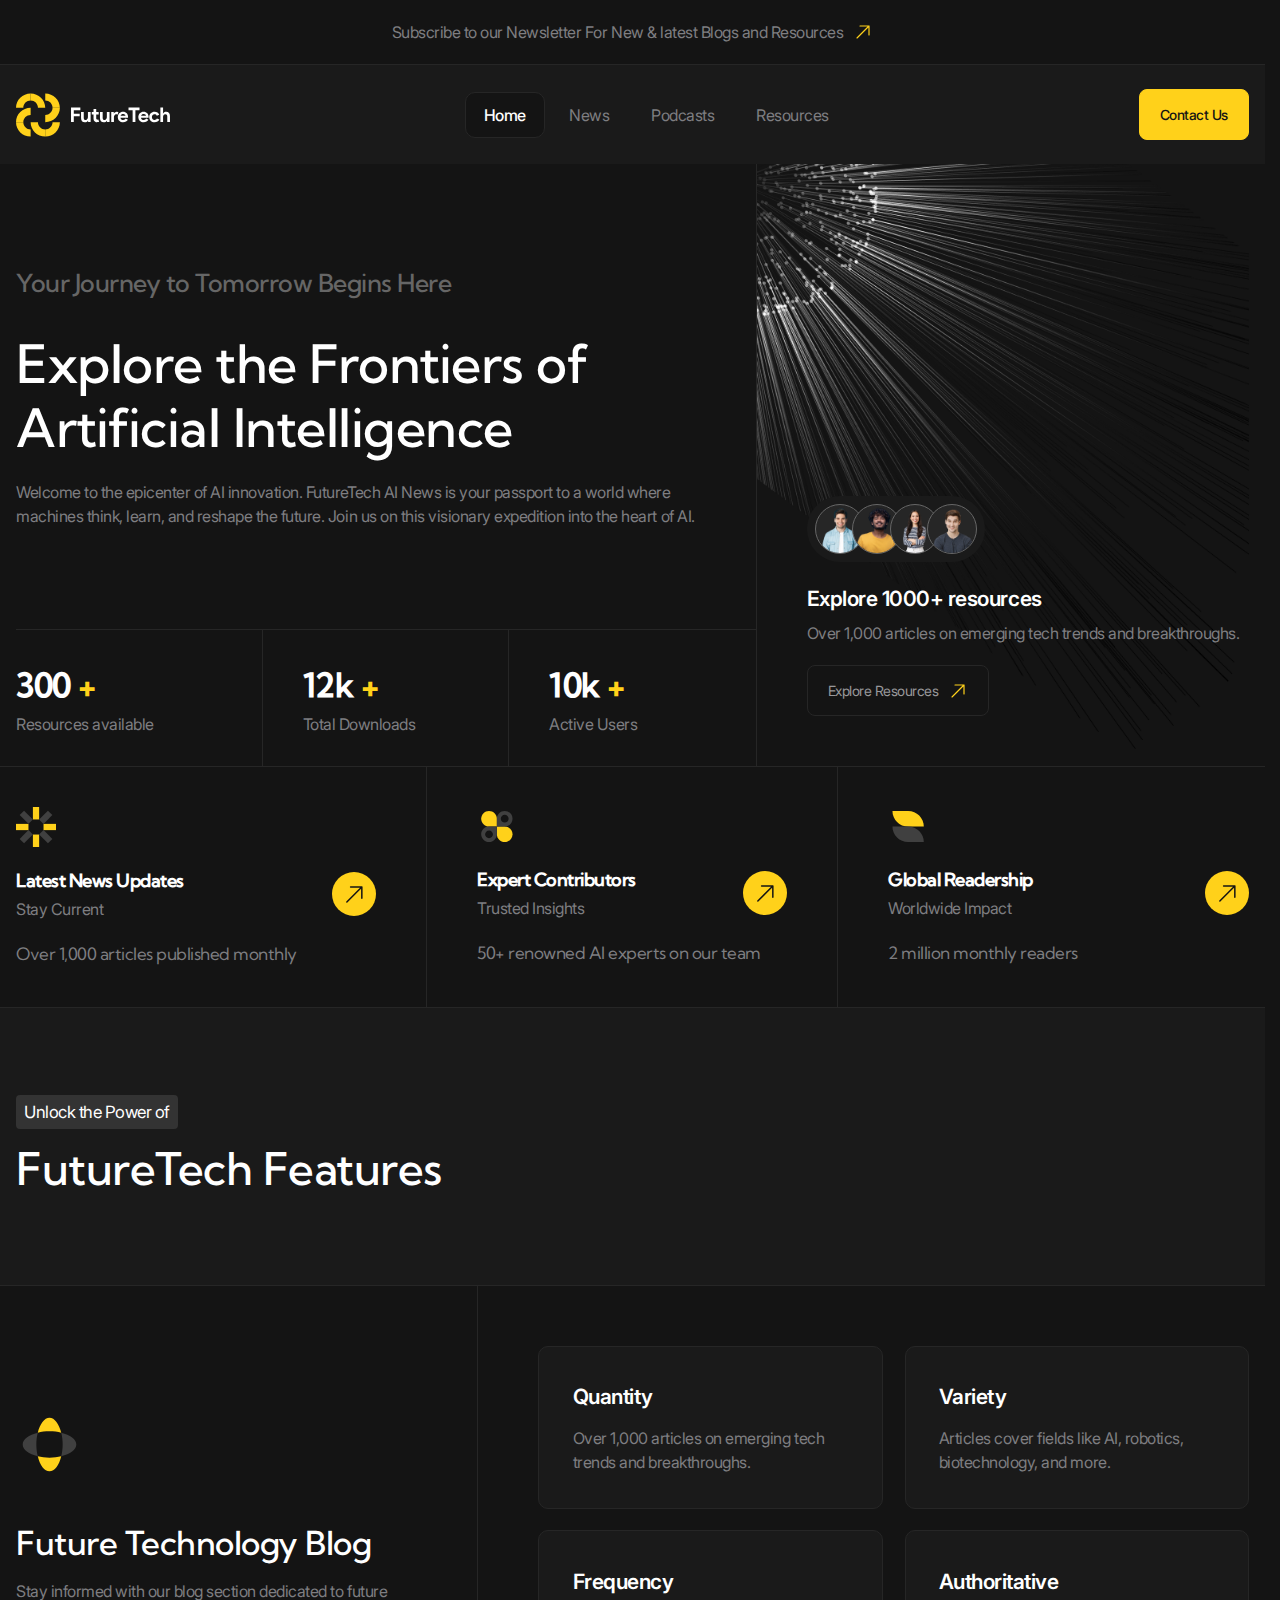
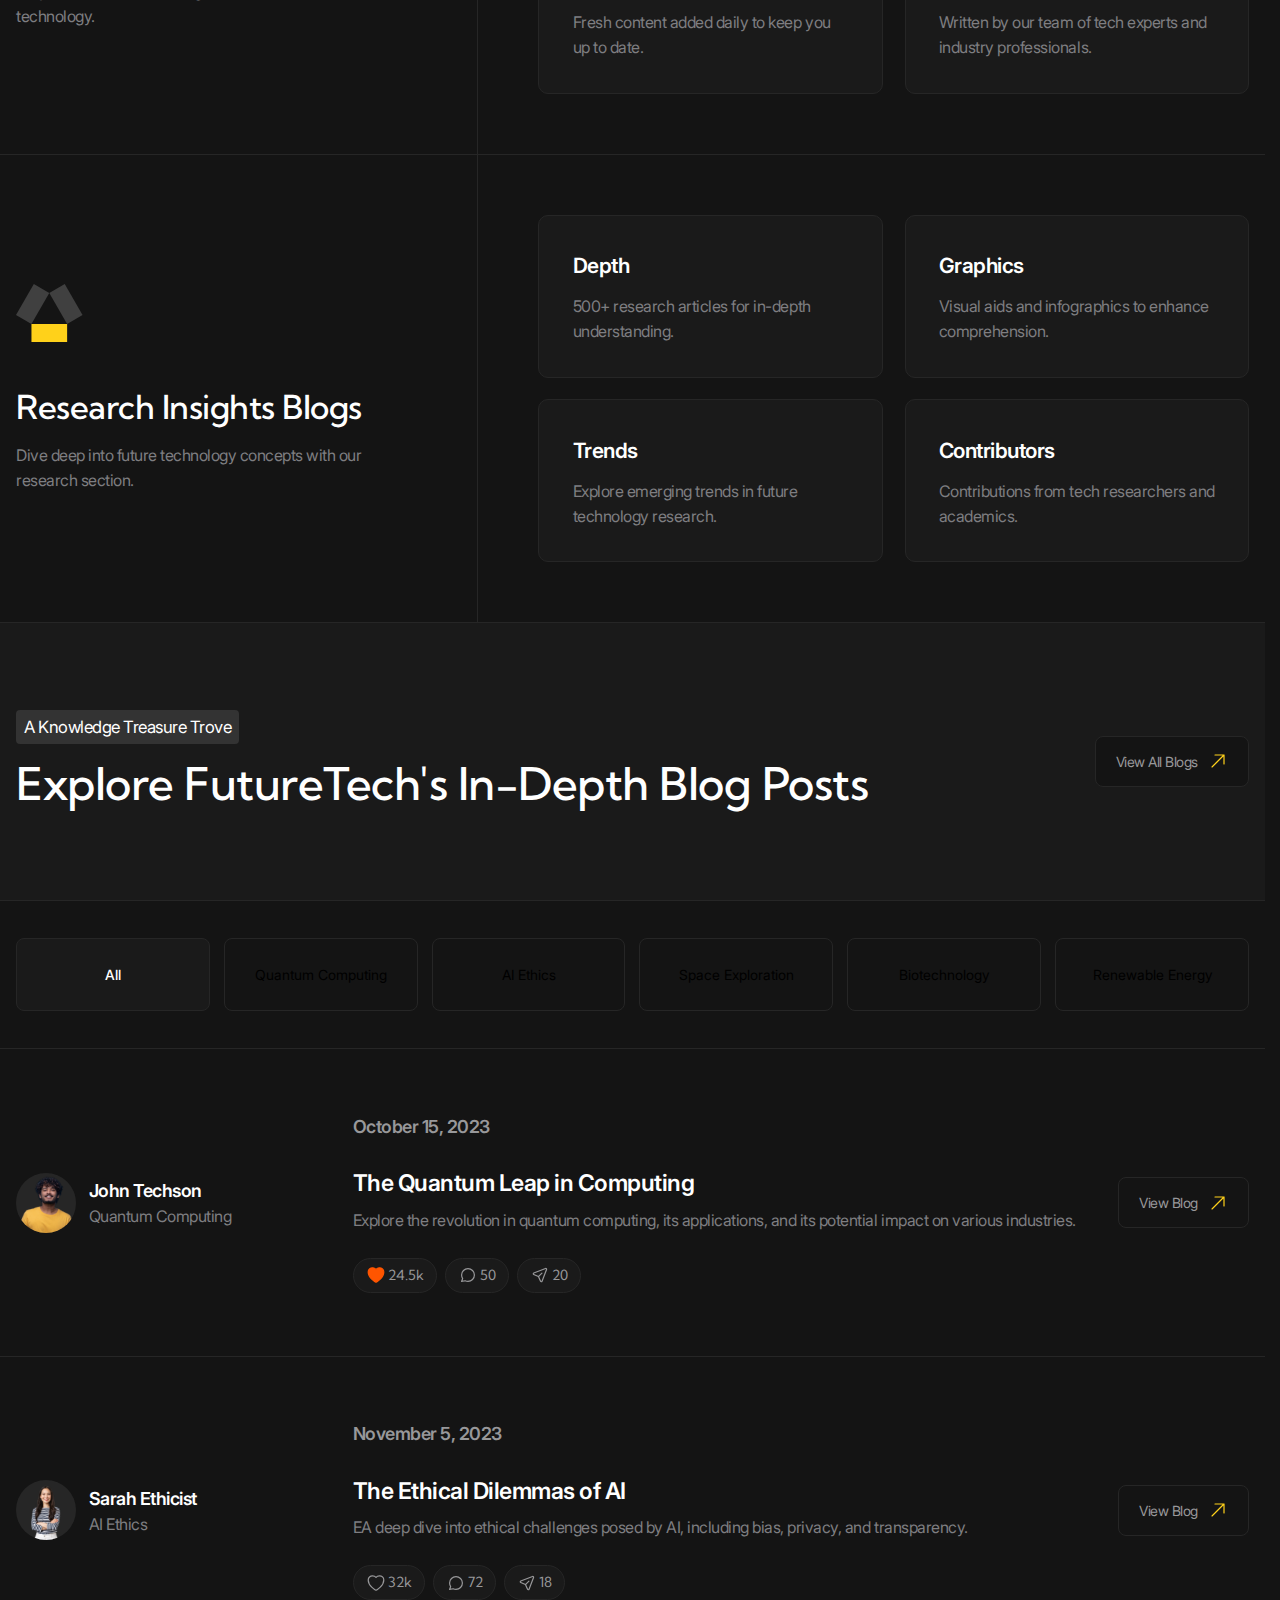
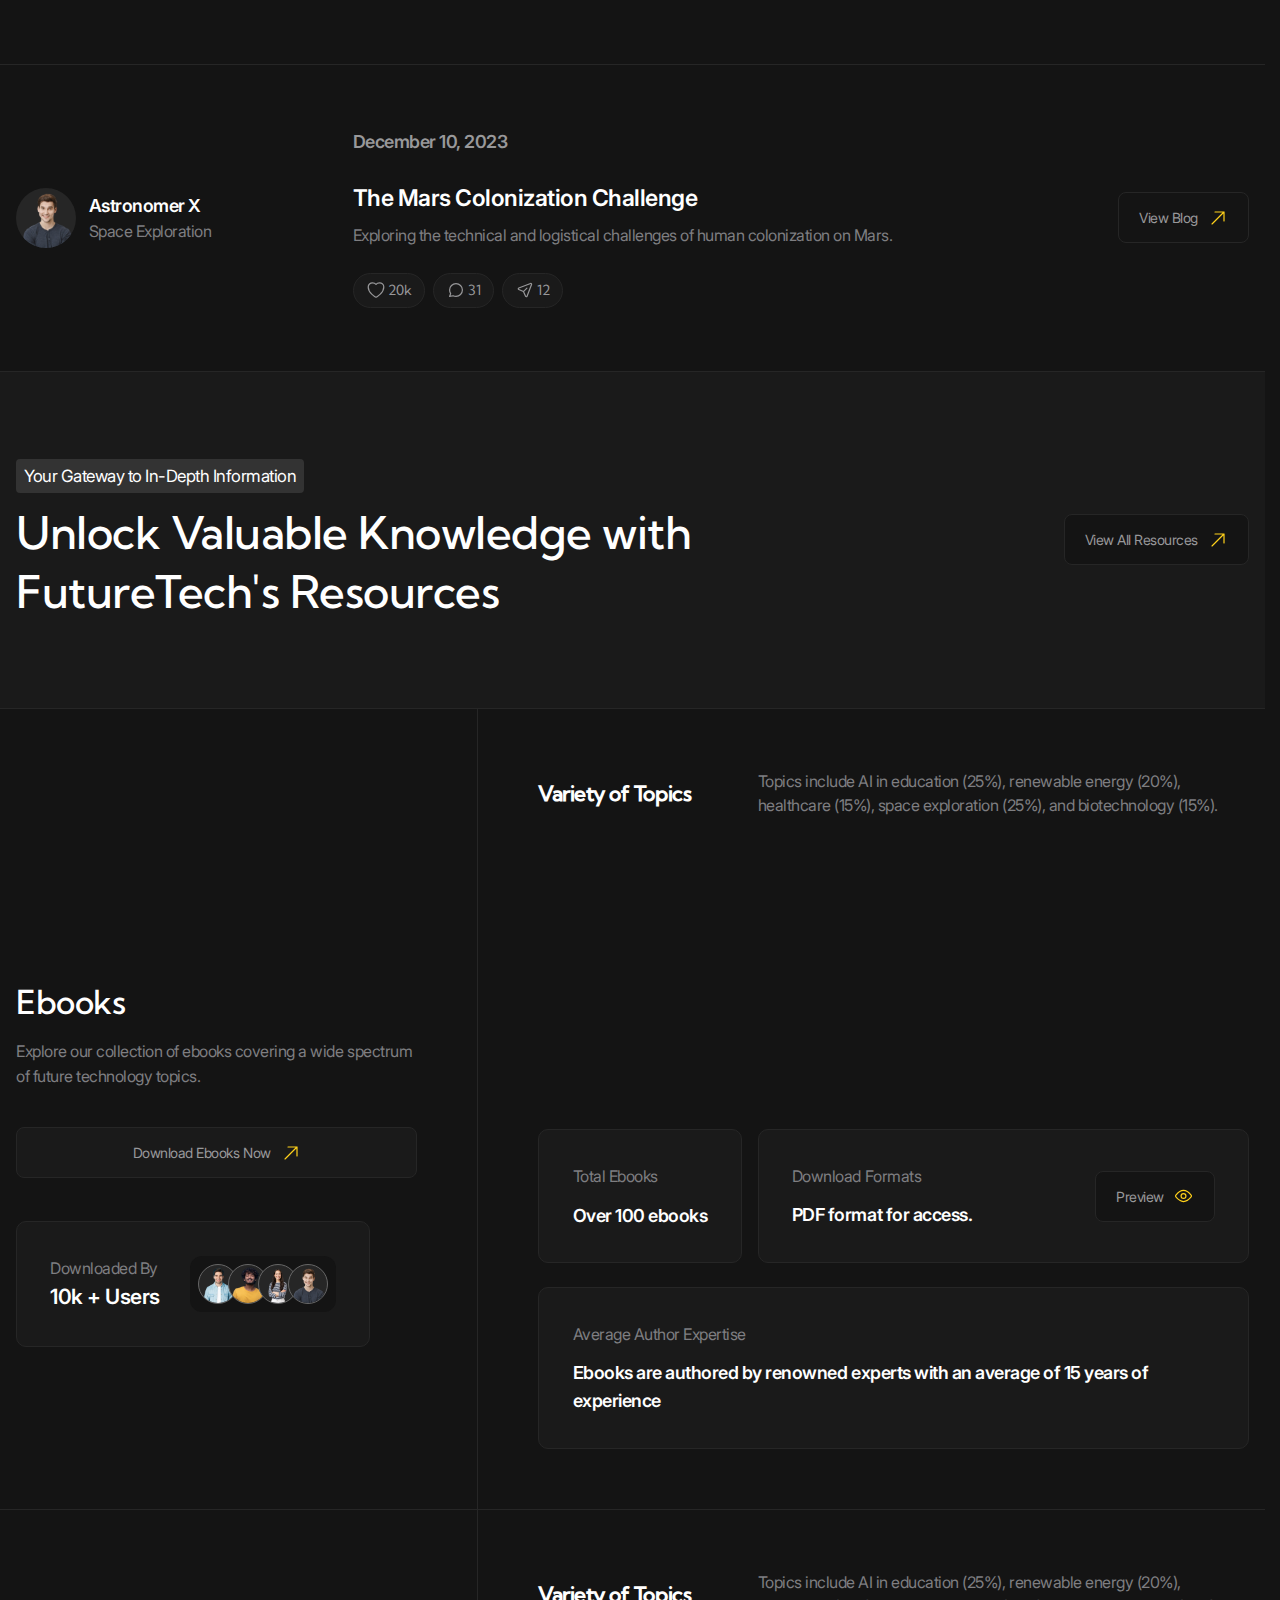
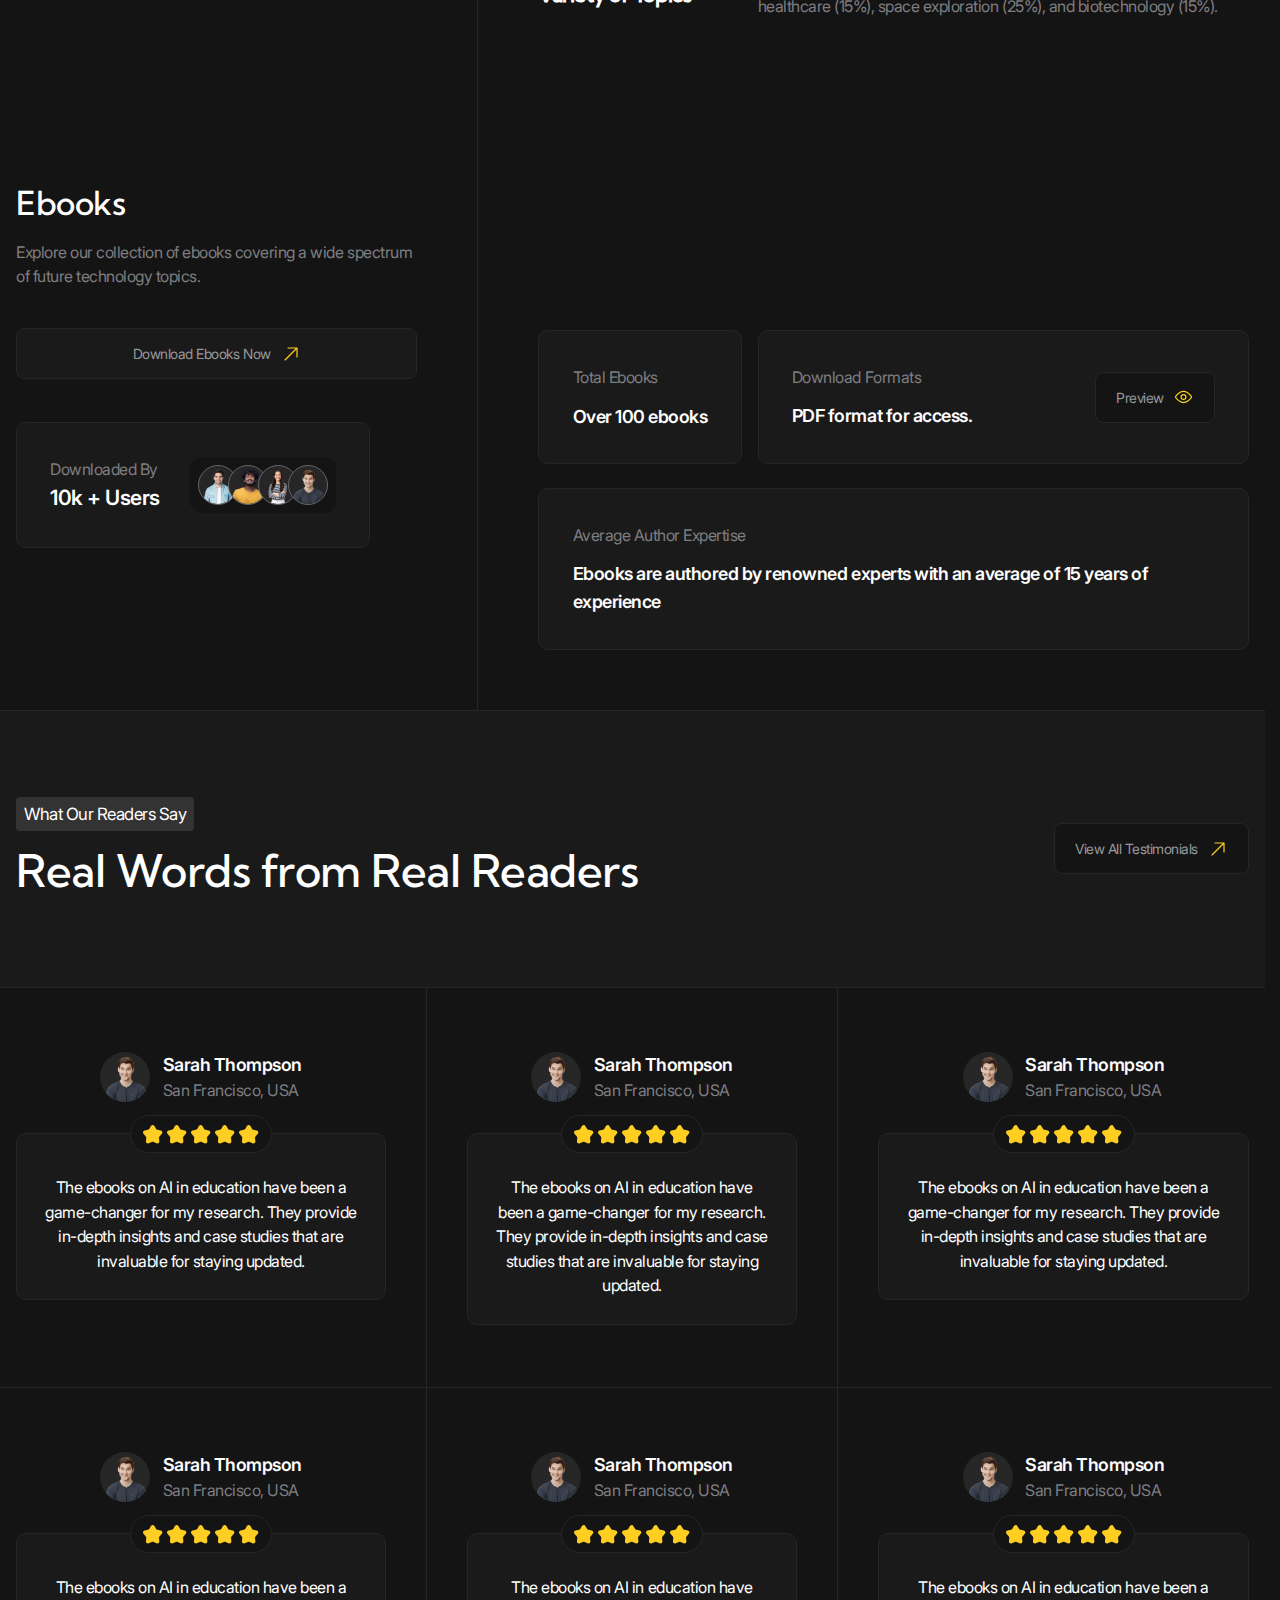
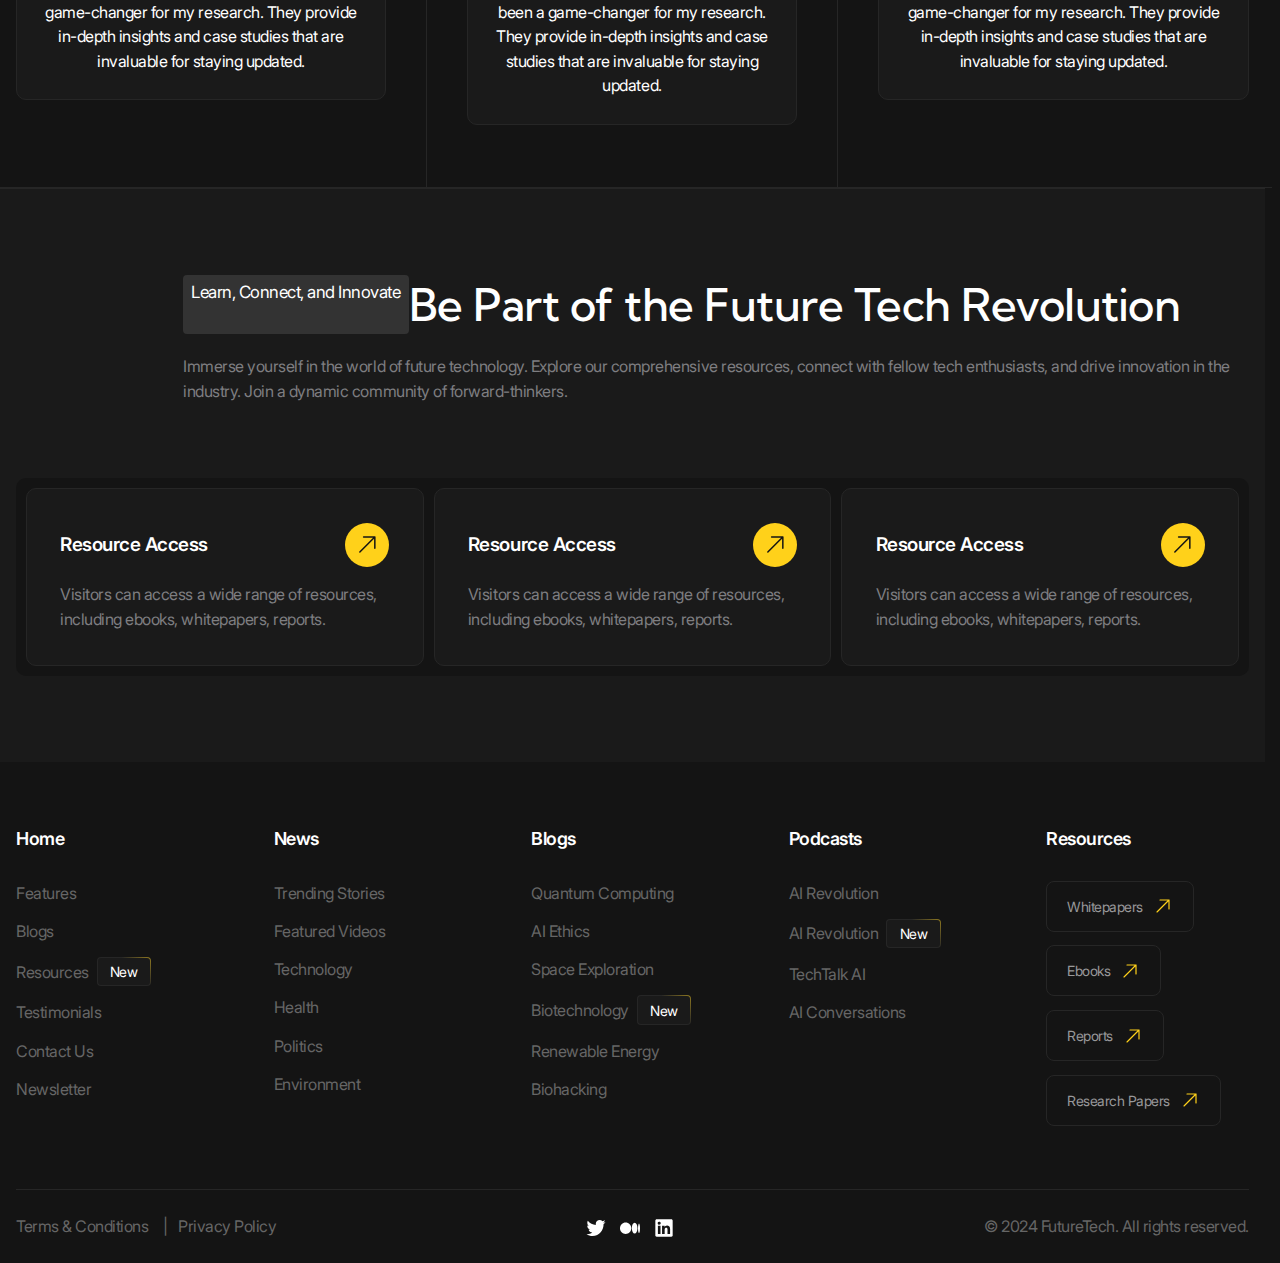
<file: index.html>
<!DOCTYPE html>
<html lang="en">
  <head>
    <meta charset="UTF-8" />
    <meta
      name="viewport"
      content="width=device-width, user-scalable=no, initial-scale=1.0, maximum-scale=1.0, minimum-scale=1.0"
    />
    <meta http-equiv="X-UA-Compatible" content="ie=edge" />
    <title>Future Tech | Home</title>
  </head>
  <body>
    <header class="header" data-js-header>
      <div class="header__promo">
        <div class="header__promo-inner container">
          <a href="" class="header__promo-link">
            <span class="icon icon--yellow-arrow">
              Subscribe to our Newsletter For New & latest Blogs and
              Resources</span
            >
          </a>
        </div>
      </div>
      <div class="header__body">
        <div class="header__body-inner container">
          <a href="/" class="header__logo logo" title="Home" aria-label="Home">
            <img
              class="logo__image"
              src="./images/logo.svg"
              alt=""
              width="179"
              height="50"
          /></a>
          <div class="header__overlay" data-js-header-overlay>
            <nav class="header__menu">
              <ul class="header__menu-list">
                <li class="header__menu-item">
                  <a href="/" class="header__menu-link is-active">Home</a>
                </li>
                <li class="header__menu-item">
                  <a href="/" class="header__menu-link">News</a>
                </li>
                <li class="header__menu-item">
                  <a href="/" class="header__menu-link">Podcasts</a>
                </li>
                <li class="header__menu-item">
                  <a href="/" class="header__menu-link">Resources</a>
                </li>
              </ul>
            </nav>
            <a href="" class="header__contact-us-link button button--accent"
              >Contact Us</a
            >
          </div>

          <button
            class="header__burger-button burger-button visible-mobile"
            type="button"
            aria-label="Open menu"
            title="Open menu"
            data-js-header-burger-button
          >
            <span class="burger-button__line"></span>
            <span class="burger-button__line"></span>
            <span class="burger-button__line"></span>
          </button>
        </div>
      </div>
    </header>

    <main>
      <section class="hero" aria-labelledby="hero-title">
        <div class="hero__main container">
          <div class="hero__body">
            <p class="hero__subtitle">Your Journey to Tomorrow Begins Here</p>
            <h1 class="hero__title" id="hero-title">
              Explore the Frontiers of Artificial Intelligence
            </h1>
            <div class="hero__description">
              <p>
                Welcome to the epicenter of AI innovation. FutureTech AI News is
                your passport to a world where machines think, learn, and
                reshape the future. Join us on this visionary expedition into
                the heart of AI.
              </p>
            </div>
          </div>
          <div
            class="hero__metrics metrics full-vw-line full-vw-line--top full-vw-line--left"
          >
            <dl class="metrics__list">
              <div class="metrics__item">
                <dt class="metrics__key">Resources available</dt>
                <dd class="metrics__value h3">
                  300
                  <span class="metrics__sign">+</span>
                </dd>
              </div>
              <div class="metrics__item">
                <dt class="metrics__key">Total Downloads</dt>
                <dd class="metrics__value h3">
                  12k
                  <span class="metrics__sign">+</span>
                </dd>
              </div>
              <div class="metrics__item">
                <dt class="metrics__key">Active Users</dt>
                <dd class="metrics__value h3">
                  10k
                  <span class="metrics__sign">+</span>
                </dd>
              </div>
            </dl>
          </div>
          <div class="hero__resources-preview resources-preview">
            <div class="resources-preview__team team">
              <img
                class="team__person"
                src="./images/team/1.png"
                alt=""
                width="60"
                height="60"
                loading="lazy"
              />
              <img
                class="team__person"
                src="./images/team/2.png"
                alt=""
                width="60"
                height="60"
                loading="lazy"
              />
              <img
                class="team__person"
                src="./images/team/3.png"
                alt=""
                width="60"
                height="60"
                loading="lazy"
              />
              <img
                class="team__person"
                src="./images/team/4.png"
                alt=""
                width="60"
                height="60"
                loading="lazy"
              />
            </div>
            <div class="resources-preview__body">
              <p class="resources-preview__title h5">Explore 1000+ resources</p>
              <p class="resources-preview__subtitle">
                Over 1,000 articles on emerging tech trends and breakthroughs.
              </p>
            </div>
            <a href="/" class="resources-preview__button button">
              <span class="icon icon--yellow-arrow">Explore Resources</span>
            </a>
          </div>
        </div>
        <div class="hero__advantages">
          <h2 class="visually-hidden">Our advantages</h2>
          <ul class="hero__advantages-list container">
            <li class="hero__advantages-item">
              <div class="advantage-card">
                <img
                  class="advantage-card__image"
                  src="./images/advantages/icon-1.svg"
                  alt=""
                  width="50"
                  height="50"
                  loading="lazy"
                />
                <a href="/" class="advantage-card__link circle-icon">
                  <h3 class="advantage-card__title h6">Latest News Updates</h3>
                  <p class="advantage-card__subtitle">Stay Current</p>
                </a>
                <p class="advantage-card__details">
                  Over 1,000 articles published monthly
                </p>
              </div>
            </li>
            <li class="hero__advantages-item">
              <div class="advantage-card">
                <img
                  class="advantage-card__image"
                  src="./images/advantages/icon-2.svg"
                  alt=""
                  width="50"
                  height="50"
                  loading="lazy"
                />
                <a href="/" class="advantage-card__link circle-icon">
                  <h3 class="advantage-card__title h6">Expert Contributors</h3>
                  <p class="advantage-card__subtitle">Trusted Insights</p>
                </a>
                <p class="advantage-card__details">
                  50+ renowned AI experts on our team
                </p>
              </div>
            </li>
            <li class="hero__advantages-item">
              <div class="advantage-card">
                <img
                  class="advantage-card__image"
                  src="./images/advantages/icon-3.svg"
                  alt=""
                  width="50"
                  height="50"
                  loading="lazy"
                />
                <a href="/" class="advantage-card__link circle-icon">
                  <h3 class="advantage-card__title h6">Global Readership</h3>
                  <p class="advantage-card__subtitle">Worldwide Impact</p>
                </a>
                <p class="advantage-card__details">2 million monthly readers</p>
              </div>
            </li>
          </ul>
        </div>
      </section>

      <section class="section" aria-labelledby="features-title">
        <header class="section__header">
          <div class="section__header-inner container">
            <div class="section__header-info">
              <p class="section__subtitle tag">Unlock the Power of</p>
              <h2 class="section__title" id="features-title">
                FutureTech Features
              </h2>
            </div>
          </div>
        </header>
        <div class="section__body">
          <ul class="list">
            <li class="list__item">
              <div class="card container">
                <div class="card__preview">
                  <div class="card__preview-main">
                    <img
                      class="card__preview-icon"
                      src="./images/features/1.svg"
                      alt=""
                      width="80"
                      height="80"
                      loading="lazy"
                    />
                    <div class="card__preview-info">
                      <h3 class="card__preview-title">
                        Future Technology Blog
                      </h3>
                      <div class="card__preview-description">
                        <p>
                          Stay informed with our blog section dedicated to
                          future technology.
                        </p>
                      </div>
                    </div>
                  </div>
                </div>
                <div class="card__body">
                  <div class="card__grid card__grid--2-cols">
                    <div class="card__cell tile">
                      <h4 class="card__cell-title h5">Quantity</h4>
                      <p class="card__cell-description">
                        Over 1,000 articles on emerging tech trends and
                        breakthroughs.
                      </p>
                    </div>
                    <div class="card__cell tile">
                      <h4 class="card__cell-title h5">Variety</h4>
                      <p class="card__cell-description">
                        Articles cover fields like AI, robotics, biotechnology,
                        and more.
                      </p>
                    </div>
                    <div class="card__cell tile">
                      <h4 class="card__cell-title h5">Frequency</h4>
                      <p class="card__cell-description">
                        Fresh content added daily to keep you up to date.
                      </p>
                    </div>
                    <div class="card__cell tile">
                      <h4 class="card__cell-title h5">Authoritative</h4>
                      <p class="card__cell-description">
                        Written by our team of tech experts and industry
                        professionals.
                      </p>
                    </div>
                  </div>
                </div>
              </div>
            </li>
            <li class="list__item">
              <div class="card container">
                <div class="card__preview">
                  <div class="card__preview-main">
                    <img
                      class="card__preview-icon"
                      src="./images/features/2.svg"
                      alt=""
                      width="80"
                      height="80"
                      loading="lazy"
                    />
                    <div class="card__preview-info">
                      <h3 class="card__preview-title">
                        Research Insights Blogs
                      </h3>
                      <div class="card__preview-description">
                        <p>
                          Dive deep into future technology concepts with our
                          research section.
                        </p>
                      </div>
                    </div>
                  </div>
                </div>
                <div class="card__body">
                  <div class="card__grid card__grid--2-cols">
                    <div class="card__cell tile">
                      <h4 class="card__cell-title h5">Depth</h4>
                      <p class="card__cell-description">
                        500+ research articles for in-depth understanding.
                      </p>
                    </div>
                    <div class="card__cell tile">
                      <h4 class="card__cell-title h5">Graphics</h4>
                      <p class="card__cell-description">
                        Visual aids and infographics to enhance comprehension.
                      </p>
                    </div>
                    <div class="card__cell tile">
                      <h4 class="card__cell-title h5">Trends</h4>
                      <p class="card__cell-description">
                        Explore emerging trends in future technology research.
                      </p>
                    </div>
                    <div class="card__cell tile">
                      <h4 class="card__cell-title h5">Contributors</h4>
                      <p class="card__cell-description">
                        Contributions from tech researchers and academics.
                      </p>
                    </div>
                  </div>
                </div>
              </div>
            </li>
          </ul>
        </div>
      </section>

      <section class="section" aria-labelledby="blog-title">
        <header class="section__header">
          <div class="section__header-inner container">
            <div class="section__header-info">
              <p class="section__subtitle tag">A Knowledge Treasure Trove</p>
              <h2 class="section__title" id="blog-title">
                Explore FutureTech's In-Depth Blog Posts
              </h2>
            </div>
            <div class="section__actions">
              <a class="section__link button" href="./blog.html">
                <span class="icon icon--yellow-arrow">View All Blogs</span>
              </a>
            </div>
          </div>
        </header>
        <div class="section__body tabs" data-js-tabs>
          <h3 class="visually-hidden" id="blog-category-title">
            Blog category
          </h3>
          <header class="tabs__header">
            <div
              class="tabs__buttons container"
              role="tablist"
              aria-labelledby="blog-category-title"
            >
              <button
                class="tabs__button is-active"
                id="tab-1"
                type="button"
                role="tab"
                aria-controls="tabpanel-1"
                data-js-tabs-button
                aria-selected="true"
              >
                All
              </button>
              <button
                class="tabs__button"
                id="tab-2"
                type="button"
                role="tab"
                aria-controls="tabpanel-2"
                data-js-tabs-button
                aria-selected="false"
                tabindex="-1"
              >
                Quantum Computing
              </button>
              <button
                class="tabs__button"
                id="tab-3"
                type="button"
                role="tab"
                aria-controls="tabpanel-3"
                data-js-tabs-button
                aria-selected="false"
                tabindex="-1"
              >
                AI Ethics
              </button>
              <button
                class="tabs__button"
                id="tab-4"
                type="button"
                role="tab"
                aria-controls="tabpanel-4"
                data-js-tabs-button
                aria-selected="false"
                tabindex="-1"
              >
                Space Exploration
              </button>
              <button
                class="tabs__button"
                id="tab-5"
                type="button"
                role="tab"
                aria-controls="tabpanel-5"
                data-js-tabs-button
                aria-selected="false"
                tabindex="-1"
              >
                Biotechnology
              </button>
              <button
                class="tabs__button"
                id="tab-6"
                type="button"
                role="tab"
                aria-controls="tabpanel-6"
                data-js-tabs-button
                aria-selected="false"
                tabindex="-1"
              >
                Renewable Energy
              </button>
            </div>
          </header>
          <div class="tabs__body">
            <div
              class="tabs__content is-active"
              id="tabpanel-1"
              aria-labelledby="tab-1"
              tabindex="0"
              data-js-tabs-content
            >
              <ul class="list">
                <li class="list__item">
                  <article class="blog-card container">
                    <div class="blog-card__author person-card">
                      <img
                        class="person-card__image"
                        src="./images/blog/1.png"
                        alt=""
                        width="80"
                        height="80"
                        loading="lazy"
                      />
                      <div class="person-card__body">
                        <p class="person-card__name">John Techson</p>
                        <p class="person-card__department">Quantum Computing</p>
                      </div>
                    </div>
                    <div class="blog-card__body">
                      <time class="blog-card__date h6" datetime="2023-10-15"
                        >October 15, 2023</time
                      >
                      <div class="blog-card__info">
                        <h4 class="blog-card__title">
                          The Quantum Leap in Computing
                        </h4>
                        <div class="blog-card__description">
                          <p>
                            Explore the revolution in quantum computing, its
                            applications, and its potential impact on various
                            industries.
                          </p>
                        </div>
                      </div>
                      <div class="blog-card__actions blog-actions">
                        <ul class="blog-actions__list">
                          <li class="blog-actions__item">
                            <button
                              class="blog-actions__button is-active"
                              type="button"
                              aria-label="Dislike"
                              title="Dislike"
                            >
                              <span class="blog-actions__icon-wrapper">
                                <svg
                                  width="24"
                                  height="25"
                                  viewBox="0 0 24 25"
                                  fill="none"
                                  xmlns="http://www.w3.org/2000/svg"
                                >
                                  <path
                                    d="M11.645 21.4107L11.6384 21.4071L11.6158 21.3949C11.5965 21.3844 11.5689 21.3693 11.5336 21.3496C11.4629 21.3101 11.3612 21.2524 11.233 21.1769C10.9765 21.0261 10.6132 20.8039 10.1785 20.515C9.31074 19.9381 8.15122 19.0901 6.9886 18.0063C4.68781 15.8615 2.25 12.6751 2.25 8.75C2.25 5.82194 4.7136 3.5 7.6875 3.5C9.43638 3.5 11.0023 4.29909 12 5.5516C12.9977 4.29909 14.5636 3.5 16.3125 3.5C19.2864 3.5 21.75 5.82194 21.75 8.75C21.75 12.6751 19.3122 15.8615 17.0114 18.0063C15.8488 19.0901 14.6893 19.9381 13.8215 20.515C13.3868 20.8039 13.0235 21.0261 12.767 21.1769C12.6388 21.2524 12.5371 21.3101 12.4664 21.3496C12.4311 21.3693 12.4035 21.3844 12.3842 21.3949L12.3616 21.4071L12.355 21.4107L12.3523 21.4121C12.1323 21.5289 11.8677 21.5289 11.6477 21.4121L11.645 21.4107Z"
                                    stroke="#666666"
                                    stroke-width="1.5"
                                    stroke-linejoin="round"
                                  />
                                </svg>
                              </span>
                              <span>24.5k</span>
                            </button>
                          </li>
                          <li class="blog-actions__item">
                            <button
                              class="blog-actions__button"
                              type="button"
                              aria-label="Discuss"
                              title="Discuss"
                            >
                              <span class="blog-actions__icon-wrapper">
                                <svg
                                  width="24"
                                  height="25"
                                  viewBox="0 0 24 25"
                                  fill="none"
                                  xmlns="http://www.w3.org/2000/svg"
                                >
                                  <path
                                    d="M8.48581 19.6888C9.54657 20.2083 10.7392 20.5 12 20.5C16.4183 20.5 20 16.9183 20 12.5C20 8.08172 16.4183 4.5 12 4.5C7.58172 4.5 4 8.08172 4 12.5C4 14.1401 4.49356 15.665 5.34026 16.9341M8.48581 19.6888L4 20.5L5.34026 16.9341M8.48581 19.6888L8.49231 19.6877M5.34026 16.9341L5.34154 16.9308"
                                    stroke="#666666"
                                    stroke-width="1.5"
                                    stroke-linecap="round"
                                    stroke-linejoin="round"
                                  />
                                </svg>
                              </span>
                              <span>50</span>
                            </button>
                          </li>
                          <li class="blog-actions__item">
                            <button
                              class="blog-actions__button"
                              type="button"
                              aria-label="Share"
                              title="Share"
                            >
                              <span class="blog-actions__icon-wrapper">
                                <svg
                                  width="24"
                                  height="25"
                                  viewBox="0 0 24 25"
                                  fill="none"
                                  xmlns="http://www.w3.org/2000/svg"
                                >
                                  <path
                                    d="M10.0384 14.4616L4.1719 11.7951C3.36454 11.4281 3.39898 10.2697 4.22673 9.95134L18.8999 4.30781C19.7087 3.99675 20.5033 4.79139 20.1922 5.60013L14.5487 20.2733C14.2303 21.1011 13.072 21.1355 12.705 20.3281L10.0384 14.4616ZM10.0384 14.4616L14.4231 10.077"
                                    stroke="#666666"
                                    stroke-width="1.5"
                                    stroke-linecap="round"
                                    stroke-linejoin="round"
                                  />
                                </svg>
                              </span>
                              <span>20</span>
                            </button>
                          </li>
                        </ul>
                      </div>
                    </div>
                    <a class="blog-card__link button" href="/">
                      <span class="icon icon--yellow-arrow">View Blog</span>
                    </a>
                  </article>
                </li>
                <li class="list__item">
                  <article class="blog-card container">
                    <div class="blog-card__author person-card">
                      <img
                        class="person-card__image"
                        src="./images/blog/2.png"
                        alt=""
                        width="80"
                        height="80"
                        loading="lazy"
                      />
                      <div class="person-card__body">
                        <p class="person-card__name">Sarah Ethicist</p>
                        <p class="person-card__department">AI Ethics</p>
                      </div>
                    </div>
                    <div class="blog-card__body">
                      <time class="blog-card__date h6" datetime="2023-11-05"
                        >November 5, 2023</time
                      >
                      <div class="blog-card__info">
                        <h4 class="blog-card__title">
                          The Ethical Dilemmas of AI
                        </h4>
                        <div class="blog-card__description">
                          <p>
                            EA deep dive into ethical challenges posed by AI,
                            including bias, privacy, and transparency.
                          </p>
                        </div>
                      </div>
                      <div class="blog-card__actions blog-actions">
                        <ul class="blog-actions__list">
                          <li class="blog-actions__item">
                            <button
                              class="blog-actions__button"
                              type="button"
                              aria-label="Like"
                              title="Like"
                            >
                              <span class="blog-actions__icon-wrapper">
                                <svg
                                  width="24"
                                  height="25"
                                  viewBox="0 0 24 25"
                                  fill="none"
                                  xmlns="http://www.w3.org/2000/svg"
                                >
                                  <path
                                    d="M11.645 21.4107L11.6384 21.4071L11.6158 21.3949C11.5965 21.3844 11.5689 21.3693 11.5336 21.3496C11.4629 21.3101 11.3612 21.2524 11.233 21.1769C10.9765 21.0261 10.6132 20.8039 10.1785 20.515C9.31074 19.9381 8.15122 19.0901 6.9886 18.0063C4.68781 15.8615 2.25 12.6751 2.25 8.75C2.25 5.82194 4.7136 3.5 7.6875 3.5C9.43638 3.5 11.0023 4.29909 12 5.5516C12.9977 4.29909 14.5636 3.5 16.3125 3.5C19.2864 3.5 21.75 5.82194 21.75 8.75C21.75 12.6751 19.3122 15.8615 17.0114 18.0063C15.8488 19.0901 14.6893 19.9381 13.8215 20.515C13.3868 20.8039 13.0235 21.0261 12.767 21.1769C12.6388 21.2524 12.5371 21.3101 12.4664 21.3496C12.4311 21.3693 12.4035 21.3844 12.3842 21.3949L12.3616 21.4071L12.355 21.4107L12.3523 21.4121C12.1323 21.5289 11.8677 21.5289 11.6477 21.4121L11.645 21.4107Z"
                                    stroke="#666666"
                                    stroke-width="1.5"
                                    stroke-linejoin="round"
                                  />
                                </svg>
                              </span>
                              <span>32k</span>
                            </button>
                          </li>
                          <li class="blog-actions__item">
                            <button
                              class="blog-actions__button"
                              type="button"
                              aria-label="Discuss"
                              title="Discuss"
                            >
                              <span class="blog-actions__icon-wrapper">
                                <svg
                                  width="24"
                                  height="25"
                                  viewBox="0 0 24 25"
                                  fill="none"
                                  xmlns="http://www.w3.org/2000/svg"
                                >
                                  <path
                                    d="M8.48581 19.6888C9.54657 20.2083 10.7392 20.5 12 20.5C16.4183 20.5 20 16.9183 20 12.5C20 8.08172 16.4183 4.5 12 4.5C7.58172 4.5 4 8.08172 4 12.5C4 14.1401 4.49356 15.665 5.34026 16.9341M8.48581 19.6888L4 20.5L5.34026 16.9341M8.48581 19.6888L8.49231 19.6877M5.34026 16.9341L5.34154 16.9308"
                                    stroke="#666666"
                                    stroke-width="1.5"
                                    stroke-linecap="round"
                                    stroke-linejoin="round"
                                  />
                                </svg>
                              </span>
                              <span>72</span>
                            </button>
                          </li>
                          <li class="blog-actions__item">
                            <button
                              class="blog-actions__button"
                              type="button"
                              aria-label="Share"
                              title="Share"
                            >
                              <span class="blog-actions__icon-wrapper">
                                <svg
                                  width="24"
                                  height="25"
                                  viewBox="0 0 24 25"
                                  fill="none"
                                  xmlns="http://www.w3.org/2000/svg"
                                >
                                  <path
                                    d="M10.0384 14.4616L4.1719 11.7951C3.36454 11.4281 3.39898 10.2697 4.22673 9.95134L18.8999 4.30781C19.7087 3.99675 20.5033 4.79139 20.1922 5.60013L14.5487 20.2733C14.2303 21.1011 13.072 21.1355 12.705 20.3281L10.0384 14.4616ZM10.0384 14.4616L14.4231 10.077"
                                    stroke="#666666"
                                    stroke-width="1.5"
                                    stroke-linecap="round"
                                    stroke-linejoin="round"
                                  />
                                </svg>
                              </span>
                              <span>18</span>
                            </button>
                          </li>
                        </ul>
                      </div>
                    </div>
                    <a class="blog-card__link button" href="/">
                      <span class="icon icon--yellow-arrow">View Blog</span>
                    </a>
                  </article>
                </li>
                <li class="list__item">
                  <article class="blog-card container">
                    <div class="blog-card__author person-card">
                      <img
                        class="person-card__image"
                        src="./images/blog/3.png"
                        alt=""
                        width="80"
                        height="80"
                        loading="lazy"
                      />
                      <div class="person-card__body">
                        <p class="person-card__name">Astronomer X</p>
                        <p class="person-card__department">Space Exploration</p>
                      </div>
                    </div>
                    <div class="blog-card__body">
                      <time class="blog-card__date h6" datetime="2023-12-10"
                        >December 10, 2023</time
                      >
                      <div class="blog-card__info">
                        <h4 class="blog-card__title">
                          The Mars Colonization Challenge
                        </h4>
                        <div class="blog-card__description">
                          <p>
                            Exploring the technical and logistical challenges of
                            human colonization on Mars.
                          </p>
                        </div>
                      </div>
                      <div class="blog-card__actions blog-actions">
                        <ul class="blog-actions__list">
                          <li class="blog-actions__item">
                            <button
                              class="blog-actions__button"
                              type="button"
                              aria-label="Like"
                              title="Like"
                            >
                              <span class="blog-actions__icon-wrapper">
                                <svg
                                  width="24"
                                  height="25"
                                  viewBox="0 0 24 25"
                                  fill="none"
                                  xmlns="http://www.w3.org/2000/svg"
                                >
                                  <path
                                    d="M11.645 21.4107L11.6384 21.4071L11.6158 21.3949C11.5965 21.3844 11.5689 21.3693 11.5336 21.3496C11.4629 21.3101 11.3612 21.2524 11.233 21.1769C10.9765 21.0261 10.6132 20.8039 10.1785 20.515C9.31074 19.9381 8.15122 19.0901 6.9886 18.0063C4.68781 15.8615 2.25 12.6751 2.25 8.75C2.25 5.82194 4.7136 3.5 7.6875 3.5C9.43638 3.5 11.0023 4.29909 12 5.5516C12.9977 4.29909 14.5636 3.5 16.3125 3.5C19.2864 3.5 21.75 5.82194 21.75 8.75C21.75 12.6751 19.3122 15.8615 17.0114 18.0063C15.8488 19.0901 14.6893 19.9381 13.8215 20.515C13.3868 20.8039 13.0235 21.0261 12.767 21.1769C12.6388 21.2524 12.5371 21.3101 12.4664 21.3496C12.4311 21.3693 12.4035 21.3844 12.3842 21.3949L12.3616 21.4071L12.355 21.4107L12.3523 21.4121C12.1323 21.5289 11.8677 21.5289 11.6477 21.4121L11.645 21.4107Z"
                                    stroke="#666666"
                                    stroke-width="1.5"
                                    stroke-linejoin="round"
                                  />
                                </svg>
                              </span>
                              <span>20k</span>
                            </button>
                          </li>
                          <li class="blog-actions__item">
                            <button
                              class="blog-actions__button"
                              type="button"
                              aria-label="Discuss"
                              title="Discuss"
                            >
                              <span class="blog-actions__icon-wrapper">
                                <svg
                                  width="24"
                                  height="25"
                                  viewBox="0 0 24 25"
                                  fill="none"
                                  xmlns="http://www.w3.org/2000/svg"
                                >
                                  <path
                                    d="M8.48581 19.6888C9.54657 20.2083 10.7392 20.5 12 20.5C16.4183 20.5 20 16.9183 20 12.5C20 8.08172 16.4183 4.5 12 4.5C7.58172 4.5 4 8.08172 4 12.5C4 14.1401 4.49356 15.665 5.34026 16.9341M8.48581 19.6888L4 20.5L5.34026 16.9341M8.48581 19.6888L8.49231 19.6877M5.34026 16.9341L5.34154 16.9308"
                                    stroke="#666666"
                                    stroke-width="1.5"
                                    stroke-linecap="round"
                                    stroke-linejoin="round"
                                  />
                                </svg>
                              </span>
                              <span>31</span>
                            </button>
                          </li>
                          <li class="blog-actions__item">
                            <button
                              class="blog-actions__button"
                              type="button"
                              aria-label="Share"
                              title="Share"
                            >
                              <span class="blog-actions__icon-wrapper">
                                <svg
                                  width="24"
                                  height="25"
                                  viewBox="0 0 24 25"
                                  fill="none"
                                  xmlns="http://www.w3.org/2000/svg"
                                >
                                  <path
                                    d="M10.0384 14.4616L4.1719 11.7951C3.36454 11.4281 3.39898 10.2697 4.22673 9.95134L18.8999 4.30781C19.7087 3.99675 20.5033 4.79139 20.1922 5.60013L14.5487 20.2733C14.2303 21.1011 13.072 21.1355 12.705 20.3281L10.0384 14.4616ZM10.0384 14.4616L14.4231 10.077"
                                    stroke="#666666"
                                    stroke-width="1.5"
                                    stroke-linecap="round"
                                    stroke-linejoin="round"
                                  />
                                </svg>
                              </span>
                              <span>12</span>
                            </button>
                          </li>
                        </ul>
                      </div>
                    </div>
                    <a class="blog-card__link button" href="/">
                      <span class="icon icon--yellow-arrow">View Blog</span>
                    </a>
                  </article>
                </li>
              </ul>
            </div>
            <div
              class="tabs__content"
              id="tabpanel-2"
              aria-labelledby="tab-2"
              tabindex="0"
              data-js-tabs-content
            >
              Lorem ipsum dolor sit amet, consectetur adipisicing elit. Impedit,
              pariatur?
            </div>
            <div
              class="tabs__content"
              id="tabpanel-3"
              aria-labelledby="tab-3"
              tabindex="0"
              data-js-tabs-content
            >
              Lorem ipsum dolor sit amet, consectetur adipisicing elit. Impedit,
              pariatur?
            </div>
            <div
              class="tabs__content"
              id="tabpanel-4"
              aria-labelledby="tab-4"
              tabindex="0"
              data-js-tabs-content
            >
              Lorem ipsum dolor sit amet, consectetur adipisicing elit. Impedit,
              pariatur?
            </div>
            <div
              class="tabs__content"
              id="tabpanel-5"
              aria-labelledby="tab-5"
              tabindex="0"
              data-js-tabs-content
            >
              Lorem ipsum dolor sit amet, consectetur adipisicing elit. Impedit,
              pariatur?
            </div>
            <div
              class="tabs__content"
              id="tabpanel-6"
              aria-labelledby="tab-6"
              tabindex="0"
              data-js-tabs-content
            >
              Lorem ipsum dolor sit amet, consectetur adipisicing elit. Impedit,
              pariatur?
            </div>
          </div>
        </div>
      </section>

      <section class="section" aria-labelledby="resources-title">
        <header class="section__header">
          <div class="section__header-inner container">
            <div class="section__header-info">
              <p class="section__subtitle tag">
                Your Gateway to In-Depth Information
              </p>
              <h2 class="section__title" id="resources-title">
                Unlock Valuable Knowledge with<br />
                FutureTech's Resources
              </h2>
            </div>
            <div class="section__actions">
              <a class="section__link button" href="/">
                <span class="icon icon--yellow-arrow">View All Resources</span>
              </a>
            </div>
          </div>
        </header>
        <div class="section__body">
          <ul class="list">
            <li class="list__item">
              <div class="card container">
                <div class="card__preview">
                  <div class="card__preview-main">
                    <img
                      class="card__preview-icon"
                      src="./images/resources/icon-1.svg"
                      alt=""
                      width="80"
                      height="80"
                      loading="lazy"
                    />
                    <div class="card__preview-info">
                      <h3 class="card__preview-title">Ebooks</h3>
                      <div class="card__preview-description">
                        <p>
                          Explore our collection of ebooks covering a wide
                          spectrum of future technology topics.
                        </p>
                      </div>
                    </div>
                    <a
                      class="card__preview-link button button--dark-gray"
                      href="/"
                    >
                      <span class="icon icon--yellow-arrow"
                        >Download Ebooks Now</span
                      >
                    </a>
                  </div>
                  <div class="card__preview-extra">
                    <div class="download-info tile">
                      <div class="download-info__body">
                        <p class="download-info__title">Downloaded By</p>
                        <p class="download-info__subtitle h5">10k + Users</p>
                      </div>
                      <div class="download-info__team team">
                        <img
                          class="team__person"
                          src="./images/team/1.png"
                          alt=""
                          width="50"
                          height="50"
                          loading="lazy"
                        />
                        <img
                          class="team__person"
                          src="./images/team/2.png"
                          alt=""
                          width="50"
                          height="50"
                          loading="lazy"
                        />
                        <img
                          class="team__person"
                          src="./images/team/3.png"
                          alt=""
                          width="50"
                          height="50"
                          loading="lazy"
                        />
                        <img
                          class="team__person"
                          src="./images/team/4.png"
                          alt=""
                          width="50"
                          height="50"
                          loading="lazy"
                        />
                      </div>
                    </div>
                  </div>
                </div>
                <div class="card__body">
                  <div class="card__grid card__grid--2-cols-alt">
                    <div class="card__cell">
                      <h3 class="card__cell-title h5">Variety of Topics</h3>
                    </div>
                    <div class="card__cell">
                      <p class="card__cell-description">
                        Topics include AI in education (25%), renewable energy
                        (20%), healthcare (15%), space exploration (25%), and
                        biotechnology (15%).
                      </p>
                    </div>
                    <div class="card__cell card__cell--wide">
                      <img
                        class="card__cell-image"
                        src="./images/resources/details-1.jpg"
                        alt=""
                        width="917"
                        height="332"
                        loading="lazy"
                      />
                    </div>
                    <div class="card__cell tile">
                      <h4 class="card__cell-subtitle">Total Ebooks</h4>
                      <p class="card__cell-description h6">Over 100 ebooks</p>
                    </div>
                    <div class="card__cell tile">
                      <h4 class="card__cell-subtitle">Download Formats</h4>
                      <p class="card__cell-description h6">
                        PDF format for access.
                      </p>
                      <a class="card__cell-link button" href="/">
                        <span class="icon icon--yellow-eye">Preview</span>
                      </a>
                    </div>
                    <div class="card__cell card__cell--wide tile">
                      <h4 class="card__cell-subtitle">
                        Average Author Expertise
                      </h4>
                      <p class="card__cell-description h6">
                        Ebooks are authored by renowned experts with an average
                        of 15 years of experience
                      </p>
                    </div>
                  </div>
                </div>
              </div>
            </li>
            <li class="list__item">
              <div class="card container">
                <div class="card__preview">
                  <div class="card__preview-main">
                    <img
                      class="card__preview-icon"
                      src="./images/resources/icon-1.svg"
                      alt=""
                      width="80"
                      height="80"
                      loading="lazy"
                    />
                    <div class="card__preview-info">
                      <h3 class="card__preview-title">Ebooks</h3>
                      <div class="card__preview-description">
                        <p>
                          Explore our collection of ebooks covering a wide
                          spectrum of future technology topics.
                        </p>
                      </div>
                    </div>
                    <a
                      class="card__preview-link button button--dark-gray"
                      href="/"
                    >
                      <span class="icon icon--yellow-arrow"
                        >Download Ebooks Now</span
                      >
                    </a>
                  </div>
                  <div class="card__preview-extra">
                    <div class="download-info tile">
                      <div class="download-info__body">
                        <p class="download-info__title">Downloaded By</p>
                        <p class="download-info__subtitle h5">10k + Users</p>
                      </div>
                      <div class="download-info__team team">
                        <img
                          class="team__person"
                          src="./images/team/1.png"
                          alt=""
                          width="50"
                          height="50"
                          loading="lazy"
                        />
                        <img
                          class="team__person"
                          src="./images/team/2.png"
                          alt=""
                          width="50"
                          height="50"
                          loading="lazy"
                        />
                        <img
                          class="team__person"
                          src="./images/team/3.png"
                          alt=""
                          width="50"
                          height="50"
                          loading="lazy"
                        />
                        <img
                          class="team__person"
                          src="./images/team/4.png"
                          alt=""
                          width="50"
                          height="50"
                          loading="lazy"
                        />
                      </div>
                    </div>
                  </div>
                </div>
                <div class="card__body">
                  <div class="card__grid card__grid--2-cols-alt">
                    <div class="card__cell">
                      <h3 class="card__cell-title h5">Variety of Topics</h3>
                    </div>
                    <div class="card__cell">
                      <p class="card__cell-description">
                        Topics include AI in education (25%), renewable energy
                        (20%), healthcare (15%), space exploration (25%), and
                        biotechnology (15%).
                      </p>
                    </div>
                    <div class="card__cell card__cell--wide">
                      <img
                        class="card__cell-image"
                        src="./images/resources/details-1.jpg"
                        alt=""
                        width="917"
                        height="332"
                        loading="lazy"
                      />
                    </div>
                    <div class="card__cell tile">
                      <h4 class="card__cell-subtitle">Total Ebooks</h4>
                      <p class="card__cell-description h6">Over 100 ebooks</p>
                    </div>
                    <div class="card__cell tile">
                      <h4 class="card__cell-subtitle">Download Formats</h4>
                      <p class="card__cell-description h6">
                        PDF format for access.
                      </p>
                      <a class="card__cell-link button" href="/">
                        <span class="icon icon--yellow-eye">Preview</span>
                      </a>
                    </div>
                    <div class="card__cell card__cell--wide tile">
                      <h4 class="card__cell-subtitle">
                        Average Author Expertise
                      </h4>
                      <p class="card__cell-description h6">
                        Ebooks are authored by renowned experts with an average
                        of 15 years of experience
                      </p>
                    </div>
                  </div>
                </div>
              </div>
            </li>
          </ul>
        </div>
      </section>

      <section class="section" aria-labelledby="reviews-title">
        <header class="section__header">
          <div class="section__header-inner container">
            <div class="section__header-info">
              <p class="section__subtitle tag">What Our Readers Say</p>
              <h2 class="section__title" id="reviews-title">
                Real Words from Real Readers
              </h2>
            </div>
            <div class="section__actions">
              <a class="section__link button" href="/">
                <span class="icon icon--yellow-arrow"
                  >View All Testimonials</span
                >
              </a>
            </div>
          </div>
        </header>
        <div class="section__body">
          <ul class="bordered-grid bordered-grid--3-cols container">
            <li class="bordered-grid__item">
              <div class="review-card">
                <div class="review-card__author person-card">
                  <img
                    class="person-card__image"
                    src="./images/blog/3.png"
                    alt=""
                    width="60"
                    height="60"
                    loading="lazy"
                  />
                  <div class="person-card__body">
                    <p class="person-card__name">Sarah Thompson</p>
                    <p class="person-card__department">San Francisco, USA</p>
                  </div>
                </div>
                <div class="review-card__body tile">
                  <div
                    class="review-card__rating-view rating-view"
                    aria-label="Rating 5 star"
                    title="Rating 5 star"
                  >
                    <div class="rating-view__star is-active"></div>
                    <div class="rating-view__star is-active"></div>
                    <div class="rating-view__star is-active"></div>
                    <div class="rating-view__star is-active"></div>
                    <div class="rating-view__star is-active"></div>
                  </div>
                  <blockquote class="review-card__description">
                    <p>
                      The ebooks on AI in education have been a game-changer for
                      my research. They provide in-depth insights and case
                      studies that are invaluable for staying updated.
                    </p>
                  </blockquote>
                </div>
              </div>
            </li>
            <li class="bordered-grid__item">
              <div class="review-card">
                <div class="review-card__author person-card">
                  <img
                    class="person-card__image"
                    src="./images/blog/3.png"
                    alt=""
                    width="60"
                    height="60"
                    loading="lazy"
                  />
                  <div class="person-card__body">
                    <p class="person-card__name">Sarah Thompson</p>
                    <p class="person-card__department">San Francisco, USA</p>
                  </div>
                </div>
                <div class="review-card__body tile">
                  <div
                    class="review-card__rating-view rating-view"
                    aria-label="Rating 5 star"
                    title="Rating 5 star"
                  >
                    <div class="rating-view__star is-active"></div>
                    <div class="rating-view__star is-active"></div>
                    <div class="rating-view__star is-active"></div>
                    <div class="rating-view__star is-active"></div>
                    <div class="rating-view__star is-active"></div>
                  </div>
                  <blockquote class="review-card__description">
                    <p>
                      The ebooks on AI in education have been a game-changer for
                      my research. They provide in-depth insights and case
                      studies that are invaluable for staying updated.
                    </p>
                  </blockquote>
                </div>
              </div>
            </li>
            <li class="bordered-grid__item">
              <div class="review-card">
                <div class="review-card__author person-card">
                  <img
                    class="person-card__image"
                    src="./images/blog/3.png"
                    alt=""
                    width="60"
                    height="60"
                    loading="lazy"
                  />
                  <div class="person-card__body">
                    <p class="person-card__name">Sarah Thompson</p>
                    <p class="person-card__department">San Francisco, USA</p>
                  </div>
                </div>
                <div class="review-card__body tile">
                  <div
                    class="review-card__rating-view rating-view"
                    aria-label="Rating 5 star"
                    title="Rating 5 star"
                  >
                    <div class="rating-view__star is-active"></div>
                    <div class="rating-view__star is-active"></div>
                    <div class="rating-view__star is-active"></div>
                    <div class="rating-view__star is-active"></div>
                    <div class="rating-view__star is-active"></div>
                  </div>
                  <blockquote class="review-card__description">
                    <p>
                      The ebooks on AI in education have been a game-changer for
                      my research. They provide in-depth insights and case
                      studies that are invaluable for staying updated.
                    </p>
                  </blockquote>
                </div>
              </div>
            </li>
            <li class="bordered-grid__item">
              <div class="review-card">
                <div class="review-card__author person-card">
                  <img
                    class="person-card__image"
                    src="./images/blog/3.png"
                    alt=""
                    width="60"
                    height="60"
                    loading="lazy"
                  />
                  <div class="person-card__body">
                    <p class="person-card__name">Sarah Thompson</p>
                    <p class="person-card__department">San Francisco, USA</p>
                  </div>
                </div>
                <div class="review-card__body tile">
                  <div
                    class="review-card__rating-view rating-view"
                    aria-label="Rating 5 star"
                    title="Rating 5 star"
                  >
                    <div class="rating-view__star is-active"></div>
                    <div class="rating-view__star is-active"></div>
                    <div class="rating-view__star is-active"></div>
                    <div class="rating-view__star is-active"></div>
                    <div class="rating-view__star is-active"></div>
                  </div>
                  <blockquote class="review-card__description">
                    <p>
                      The ebooks on AI in education have been a game-changer for
                      my research. They provide in-depth insights and case
                      studies that are invaluable for staying updated.
                    </p>
                  </blockquote>
                </div>
              </div>
            </li>
            <li class="bordered-grid__item">
              <div class="review-card">
                <div class="review-card__author person-card">
                  <img
                    class="person-card__image"
                    src="./images/blog/3.png"
                    alt=""
                    width="60"
                    height="60"
                    loading="lazy"
                  />
                  <div class="person-card__body">
                    <p class="person-card__name">Sarah Thompson</p>
                    <p class="person-card__department">San Francisco, USA</p>
                  </div>
                </div>
                <div class="review-card__body tile">
                  <div
                    class="review-card__rating-view rating-view"
                    aria-label="Rating 5 star"
                    title="Rating 5 star"
                  >
                    <div class="rating-view__star is-active"></div>
                    <div class="rating-view__star is-active"></div>
                    <div class="rating-view__star is-active"></div>
                    <div class="rating-view__star is-active"></div>
                    <div class="rating-view__star is-active"></div>
                  </div>
                  <blockquote class="review-card__description">
                    <p>
                      The ebooks on AI in education have been a game-changer for
                      my research. They provide in-depth insights and case
                      studies that are invaluable for staying updated.
                    </p>
                  </blockquote>
                </div>
              </div>
            </li>
            <li class="bordered-grid__item">
              <div class="review-card">
                <div class="review-card__author person-card">
                  <img
                    class="person-card__image"
                    src="./images/blog/3.png"
                    alt=""
                    width="60"
                    height="60"
                    loading="lazy"
                  />
                  <div class="person-card__body">
                    <p class="person-card__name">Sarah Thompson</p>
                    <p class="person-card__department">San Francisco, USA</p>
                  </div>
                </div>
                <div class="review-card__body tile">
                  <div
                    class="review-card__rating-view rating-view"
                    aria-label="Rating 5 star"
                    title="Rating 5 star"
                  >
                    <div class="rating-view__star is-active"></div>
                    <div class="rating-view__star is-active"></div>
                    <div class="rating-view__star is-active"></div>
                    <div class="rating-view__star is-active"></div>
                    <div class="rating-view__star is-active"></div>
                  </div>
                  <blockquote class="review-card__description">
                    <p>
                      The ebooks on AI in education have been a game-changer for
                      my research. They provide in-depth insights and case
                      studies that are invaluable for staying updated.
                    </p>
                  </blockquote>
                </div>
              </div>
            </li>
          </ul>
        </div>
      </section>

      <section class="about" aria-labelledby="about-title">
        <div class="about__inner container">
          <header class="about__header">
            <img
              class="about__icon"
              src="./images/about/icon.svg"
              alt=""
              width="150"
              height="150"
              loading="lazy"
            />
            <div class="about__info">
              <p class="about__subtitle tag">Learn, Connect, and Innovate</p>
              <h2 class="about__title" id="about-title">
                Be Part of the Future Tech Revolution
              </h2>
            </div>
            <div class="about__description">
              <p>
                Immerse yourself in the world of future technology. Explore our
                comprehensive resources, connect with fellow tech enthusiasts,
                and drive innovation in the industry. Join a dynamic community
                of forward-thinkers.
              </p>
            </div>
          </header>
          <ul class="about__list">
            <li class="about__item">
              <a href="/" class="about-card tile">
                <h3 class="about-card__title circle-icon">Resource Access</h3>
                <div class="about-card__description">
                  <p>
                    Visitors can access a wide range of resources, including
                    ebooks, whitepapers, reports.
                  </p>
                </div>
              </a>
            </li>
            <li class="about__item">
              <a href="/" class="about-card tile">
                <h3 class="about-card__title circle-icon">Resource Access</h3>
                <div class="about-card__description">
                  <p>
                    Visitors can access a wide range of resources, including
                    ebooks, whitepapers, reports.
                  </p>
                </div>
              </a>
            </li>
            <li class="about__item">
              <a href="/" class="about-card tile">
                <h3 class="about-card__title circle-icon">Resource Access</h3>
                <div class="about-card__description">
                  <p>
                    Visitors can access a wide range of resources, including
                    ebooks, whitepapers, reports.
                  </p>
                </div>
              </a>
            </li>
          </ul>
        </div>
      </section>
    </main>

    <footer class="footer">
      <div class="footer__inner container">
        <div class="footer__body">
          <nav class="footer__menu">
            <div class="footer__menu-column">
              <a href="/" class="footer__menu-main-link h6">Home</a>
              <ul class="footer__menu-list">
                <li class="footer__menu-item">
                  <a href="/" class="footer__menu-link">Features</a>
                </li>
                <li class="footer__menu-item">
                  <a href="/" class="footer__menu-link">Blogs</a>
                </li>
                <li class="footer__menu-item">
                  <a href="/" class="footer__menu-link">Resources</a>
                  <span class="badge">New</span>
                </li>
                <li class="footer__menu-item">
                  <a href="/" class="footer__menu-link">Testimonials</a>
                </li>
                <li class="footer__menu-item">
                  <a href="/" class="footer__menu-link">Contact Us</a>
                </li>
                <li class="footer__menu-item">
                  <a href="/" class="footer__menu-link">Newsletter</a>
                </li>
              </ul>
            </div>
            <div class="footer__menu-column">
              <a href="/" class="footer__menu-main-link h6">News</a>
              <ul class="footer__menu-list">
                <li class="footer__menu-item">
                  <a href="/" class="footer__menu-link">Trending Stories</a>
                </li>
                <li class="footer__menu-item">
                  <a href="/" class="footer__menu-link">Featured Videos</a>
                </li>
                <li class="footer__menu-item">
                  <a href="/" class="footer__menu-link">Technology</a>
                </li>
                <li class="footer__menu-item">
                  <a href="/" class="footer__menu-link">Health</a>
                </li>
                <li class="footer__menu-item">
                  <a href="/" class="footer__menu-link">Politics</a>
                </li>
                <li class="footer__menu-item">
                  <a href="/" class="footer__menu-link">Environment</a>
                </li>
              </ul>
            </div>
            <div class="footer__menu-column">
              <a href="/" class="footer__menu-main-link h6">Blogs</a>
              <ul class="footer__menu-list">
                <li class="footer__menu-item">
                  <a href="/" class="footer__menu-link">Quantum Computing</a>
                </li>
                <li class="footer__menu-item">
                  <a href="/" class="footer__menu-link">AI Ethics</a>
                </li>
                <li class="footer__menu-item">
                  <a href="/" class="footer__menu-link">Space Exploration</a>
                </li>
                <li class="footer__menu-item">
                  <a href="/" class="footer__menu-link">Biotechnology</a>
                  <span class="badge">New</span>
                </li>
                <li class="footer__menu-item">
                  <a href="/" class="footer__menu-link">Renewable Energy</a>
                </li>
                <li class="footer__menu-item">
                  <a href="/" class="footer__menu-link">Biohacking</a>
                </li>
              </ul>
            </div>
            <div class="footer__menu-column">
              <a href="/" class="footer__menu-main-link h6">Podcasts</a>
              <ul class="footer__menu-list">
                <li class="footer__menu-item">
                  <a href="/" class="footer__menu-link">AI Revolution</a>
                </li>
                <li class="footer__menu-item">
                  <a href="/" class="footer__menu-link">AI Revolution</a>
                  <span class="badge">New</span>
                </li>
                <li class="footer__menu-item">
                  <a href="/" class="footer__menu-link">TechTalk AI</a>
                </li>
                <li class="footer__menu-item">
                  <a href="/" class="footer__menu-link">AI Conversations</a>
                </li>
              </ul>
            </div>
            <div class="footer__menu-column">
              <a href="/" class="footer__menu-main-link h6">Resources</a>
              <ul class="footer__menu-list">
                <li class="footer__menu-item">
                  <a href="/" class="footer__menu-link button"
                    ><span class="icon icon--yellow-arrow">Whitepapers</span></a
                  >
                </li>
                <li class="footer__menu-item">
                  <a href="/" class="footer__menu-link button">
                    <span class="icon icon--yellow-arrow">Ebooks</span>
                  </a>
                </li>
                <li class="footer__menu-item">
                  <a href="/" class="footer__menu-link button">
                    <span class="icon icon--yellow-arrow">Reports</span>
                  </a>
                </li>
                <li class="footer__menu-item">
                  <a href="/" class="footer__menu-link button">
                    <span class="icon icon--yellow-arrow">Research Papers</span>
                  </a>
                </li>
              </ul>
            </div>
          </nav>
        </div>
        <div class="footer__extra">
          <div class="footer__extra-menu">
            <ul class="footer__extra-menu-list">
              <li class="footer__extra-menu-item">
                <a href="/" class="footer__extra-menu-link"
                  >Terms & Conditions</a
                >
              </li>
              <li class="footer__extra-menu-item">
                <a href="/" class="footer__extra-menu-link">Privacy Policy</a>
              </li>
            </ul>
          </div>
          <div class="footer__soc1als soc1als">
            <ul class="soc1als__list">
              <li class="soc1als__item">
                <a
                  class="soc1als__link"
                  href="/"
                  target="_blank"
                  aria-label="Twitter"
                  title="Twitter"
                >
                  <svg
                    width="24"
                    height="24"
                    viewBox="0 0 24 24"
                    fill="none"
                    xmlns="http://www.w3.org/2000/svg"
                  >
                    <path
                      d="M21.0571 7.18114C21.0664 7.39235 21.0664 7.59395 21.0664 7.80515C21.0756 14.2084 16.3712 21.6004 7.76793 21.6004C5.23048 21.6004 2.73933 20.842 0.600098 19.4212C0.970528 19.4692 1.34096 19.4884 1.71139 19.4884C3.81358 19.4884 5.86021 18.7588 7.51789 17.4052C5.51756 17.3668 3.75802 16.0132 3.14681 14.0356C3.85063 14.1796 4.57296 14.1508 5.25826 13.9492C3.08198 13.5076 1.51691 11.5204 1.50765 9.20675C1.50765 9.18755 1.50765 9.16835 1.50765 9.14915C2.15591 9.52355 2.88751 9.73475 3.62837 9.75395C1.58174 8.33315 0.942746 5.50114 2.18369 3.28353C4.5637 6.31714 8.06427 8.15075 11.8241 8.35235C11.4445 6.67234 11.9631 4.90594 13.1762 3.71553C15.0561 1.88193 18.0196 1.97793 19.7977 3.92673C20.8441 3.71553 21.8535 3.31233 22.7704 2.74593C22.4185 3.86913 21.6869 4.81954 20.7145 5.42434C21.6406 5.30914 22.5481 5.04994 23.4001 4.66594C22.7704 5.64514 21.9739 6.48994 21.0571 7.18114Z"
                      fill="white"
                    />
                  </svg>
                </a>
              </li>
              <li class="soc1als__item">
                <a
                  class="soc1als__link"
                  href="/"
                  target="_blank"
                  aria-label="Medium"
                  title="Medium"
                >
                  <svg
                    width="24"
                    height="24"
                    viewBox="0 0 24 24"
                    fill="none"
                    xmlns="http://www.w3.org/2000/svg"
                  >
                    <path
                      d="M13.5374 12.2281C13.5374 15.9988 10.5069 19.0556 6.76883 19.0556C3.03073 19.0556 0 15.9981 0 12.2281C0 8.45806 3.0305 5.40039 6.76883 5.40039C10.5072 5.40039 13.5374 8.45737 13.5374 12.2281Z"
                      fill="white"
                    />
                    <path
                      d="M20.9627 12.2285C20.9627 15.7778 19.4474 18.6563 17.5783 18.6563C15.7091 18.6563 14.1938 15.7778 14.1938 12.2285C14.1938 8.67922 15.7089 5.80078 17.578 5.80078C19.4472 5.80078 20.9625 8.67829 20.9625 12.2285"
                      fill="white"
                    />
                    <path
                      d="M24 12.228C24 15.4073 23.4672 17.9862 22.8097 17.9862C22.1522 17.9862 21.6196 15.408 21.6196 12.228C21.6196 9.04797 22.1525 6.46973 22.8097 6.46973C23.467 6.46973 24 9.04774 24 12.228Z"
                      fill="white"
                    />
                  </svg>
                </a>
              </li>
              <li class="soc1als__item">
                <a
                  class="soc1als__link"
                  href="/"
                  target="_blank"
                  aria-label="LinkedIn"
                  title="LinkedIn"
                >
                  <svg
                    width="24"
                    height="24"
                    viewBox="0 0 24 24"
                    fill="none"
                    xmlns="http://www.w3.org/2000/svg"
                  >
                    <path
                      d="M20.8647 1.59961H3.13554C2.72832 1.59961 2.33777 1.76138 2.04982 2.04933C1.76187 2.33728 1.6001 2.72783 1.6001 3.13505V20.8642C1.6001 21.2714 1.76187 21.6619 2.04982 21.9499C2.33777 22.2378 2.72832 22.3996 3.13554 22.3996H20.8647C21.2719 22.3996 21.6624 22.2378 21.9504 21.9499C22.2383 21.6619 22.4001 21.2714 22.4001 20.8642V3.13505C22.4001 2.72783 22.2383 2.33728 21.9504 2.04933C21.6624 1.76138 21.2719 1.59961 20.8647 1.59961ZM7.79965 19.3186H4.67243V9.38516H7.79965V19.3186ZM6.23388 8.00861C5.87915 8.00661 5.53296 7.89958 5.239 7.70102C4.94504 7.50246 4.71649 7.22127 4.58219 6.89294C4.44789 6.56461 4.41386 6.20386 4.48439 5.8562C4.55492 5.50855 4.72686 5.18958 4.9785 4.93955C5.23014 4.68952 5.5502 4.51964 5.8983 4.45134C6.2464 4.38304 6.60693 4.41939 6.93439 4.5558C7.26185 4.6922 7.54156 4.92255 7.73823 5.21778C7.9349 5.51301 8.03971 5.85988 8.03943 6.21461C8.04278 6.45211 7.99827 6.68784 7.90857 6.90777C7.81887 7.1277 7.68582 7.32732 7.51733 7.49473C7.34884 7.66215 7.14837 7.79392 6.92787 7.88221C6.70736 7.97049 6.47134 8.01348 6.23388 8.00861ZM19.3263 19.3273H16.2005V13.9005C16.2005 12.3001 15.5202 11.8061 14.642 11.8061C13.7147 11.8061 12.8047 12.5052 12.8047 13.9409V19.3273H9.67743V9.39239H12.6848V10.7689H12.7252C13.0271 10.1579 14.0844 9.11361 15.6979 9.11361C17.4428 9.11361 19.3278 10.1493 19.3278 13.1826L19.3263 19.3273Z"
                      fill="white"
                    />
                  </svg>
                </a>
              </li>
            </ul>
          </div>
          <p class="footer_copyright">
            © <time datetime="2024">2024</time> FutureTech. All rights reserved.
          </p>
        </div>
      </div>
    </footer>

    <link rel="stylesheet" href="./styles/main.css" />
    <script src="./scripts/main.js" type="module" defer></script>
  </body>
</html>
</file>
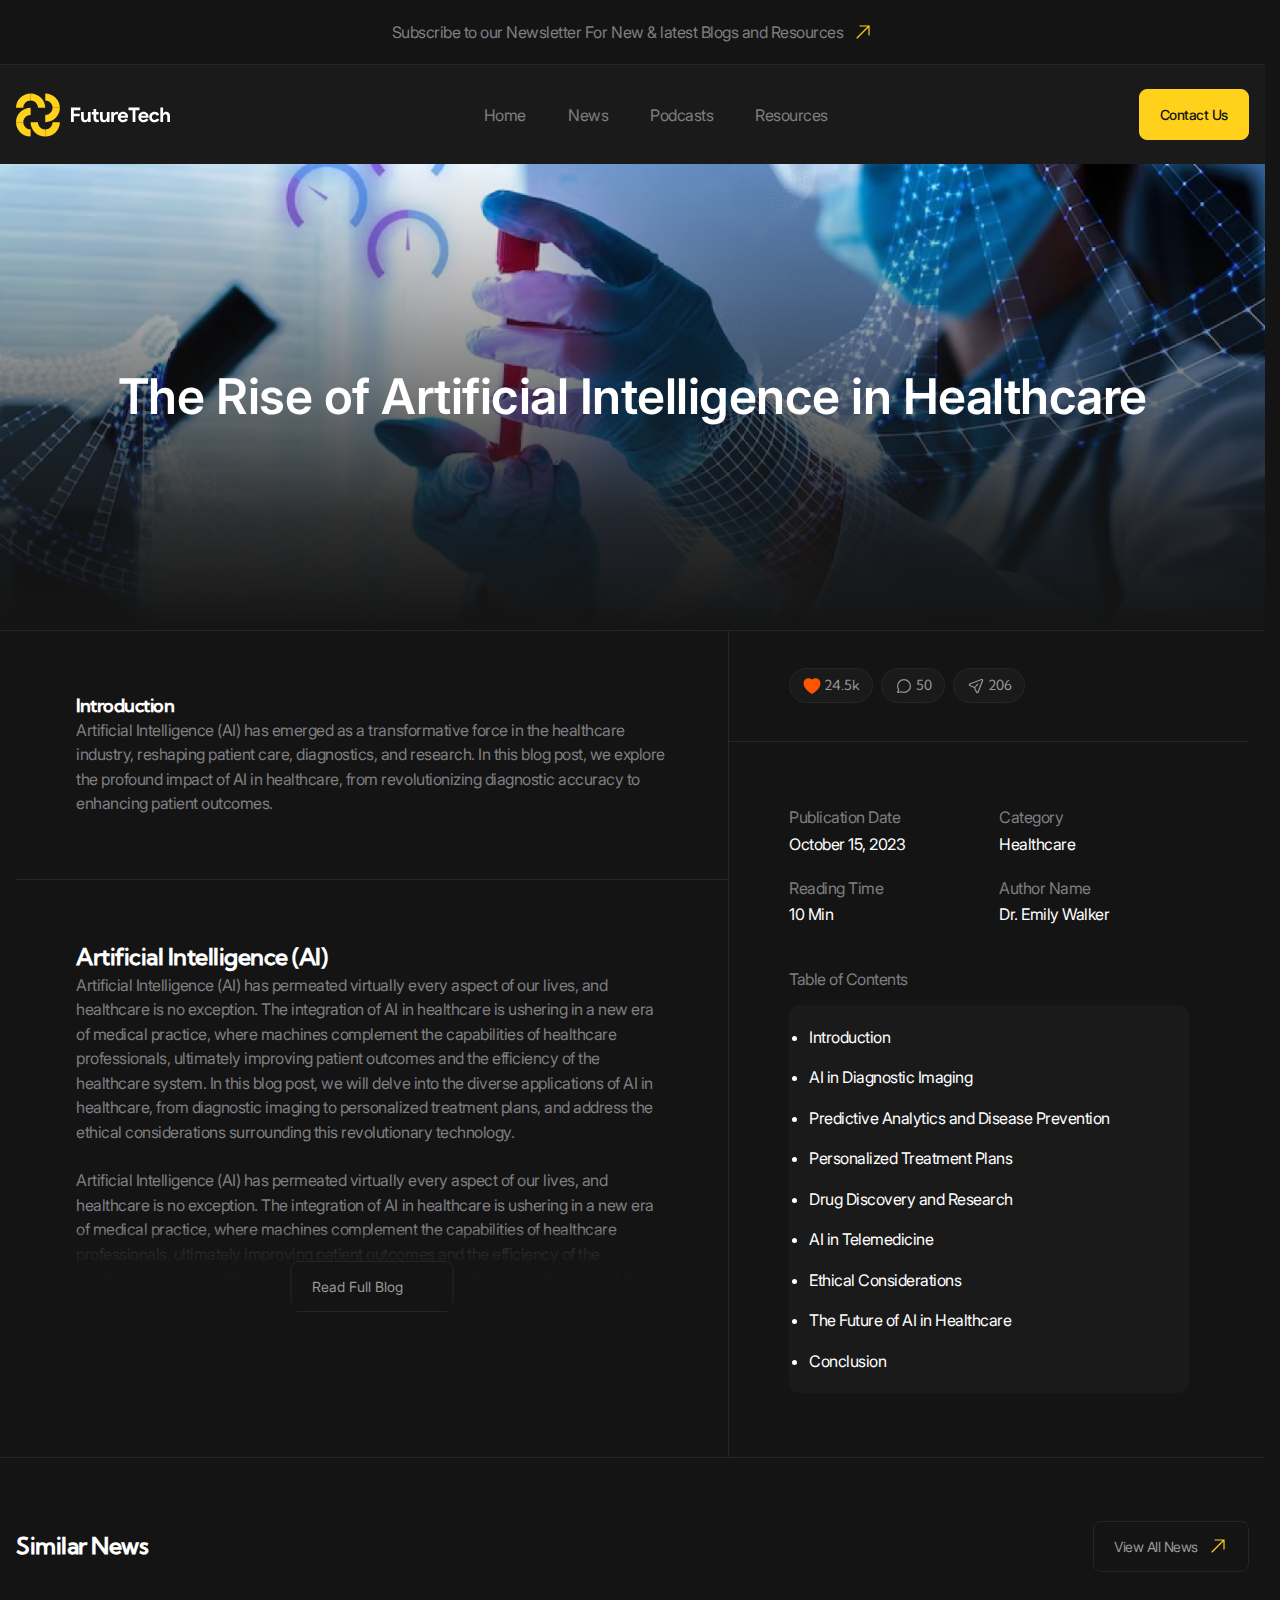
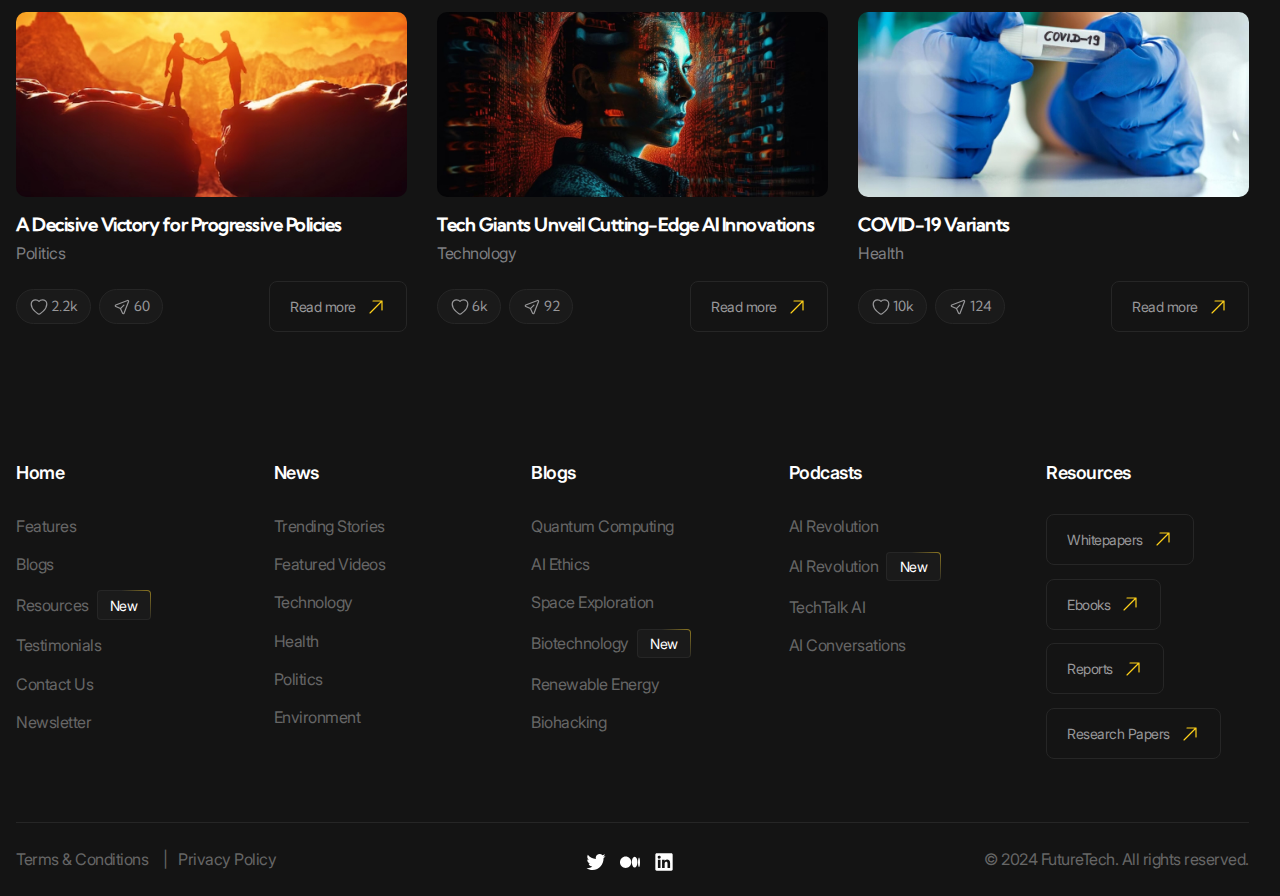
<file: blog.html>
<!DOCTYPE html>
<html lang="en">
  <head>
    <meta charset="UTF-8" />
    <meta
      name="viewport"
      content="width=device-width, user-scalable=no, initial-scale=1.0, maximum-scale=1.0, minimum-scale=1.0"
    />
    <meta http-equiv="X-UA-Compatible" content="ie=edge" />
    <title>Future Tech | Blog</title>
  </head>
  <body>
    <header class="header" data-js-header>
      <div class="header__promo">
        <div class="header__promo-inner container">
          <a href="" class="header__promo-link">
            <span class="icon icon--yellow-arrow">
              Subscribe to our Newsletter For New & latest Blogs and
              Resources</span
            >
          </a>
        </div>
      </div>
      <div class="header__body">
        <div class="header__body-inner container">
          <a href="/" class="header__logo logo" title="Home" aria-label="Home">
            <img
              class="logo__image"
              src="./images/logo.svg"
              alt=""
              width="179"
              height="50"
          /></a>
          <div class="header__overlay" data-js-header-overlay>
            <nav class="header__menu">
              <ul class="header__menu-list">
                <li class="header__menu-item">
                  <a href="./index.html" class="header__menu-link">Home</a>
                </li>
                <li class="header__menu-item">
                  <a href="./news.html" class="header__menu-link">News</a>
                </li>
                <li class="header__menu-item">
                  <a href="./podcasts.html" class="header__menu-link"
                    >Podcasts</a
                  >
                </li>
                <li class="header__menu-item">
                  <a href="./resources.html" class="header__menu-link"
                    >Resources</a
                  >
                </li>
              </ul>
            </nav>
            <a
              href="./contacts.html"
              class="header__contact-us-link button button--accent"
              >Contact Us</a
            >
          </div>

          <button
            class="header__burger-button burger-button visible-mobile"
            type="button"
            aria-label="Open menu"
            title="Open menu"
            data-js-header-burger-button
          >
            <span class="burger-button__line"></span>
            <span class="burger-button__line"></span>
            <span class="burger-button__line"></span>
          </button>
        </div>
      </div>
    </header>

    <main>
      <section class="blog-details" aria-labelledby="blog-details-title">
        <header
          class="blog-details__banner"
          style="--bgImg: url('../../images/blog-details/banner.jpg')"
        >
          <div class="blog-details__banner-inner container">
            <h1 class="blog-details__title" id="blog-details-title">
              The Rise of Artificial Intelligence in Healthcare
            </h1>
          </div>
        </header>
        <div class="blog-details__body">
          <div class="blog-details__body-inner container">
            <div class="blog-details__content">
              <div
                class="blog-details__intro full-vw-line full-vw-line--bottom full-vw-line--left"
              >
                <h2 class="h6">Introduction</h2>
                <p>
                  Artificial Intelligence (AI) has emerged as a transformative
                  force in the healthcare industry, reshaping patient care,
                  diagnostics, and research. In this blog post, we explore the
                  profound impact of AI in healthcare, from revolutionizing
                  diagnostic accuracy to enhancing patient outcomes.
                </p>
              </div>
              <div
                class="blog-details__main expandable-content"
                data-js-expandable-content
              >
                <h2 class="h4">Artificial Intelligence (AI)</h2>
                <p>
                  Artificial Intelligence (AI) has permeated virtually every
                  aspect of our lives, and healthcare is no exception. The
                  integration of AI in healthcare is ushering in a new era of
                  medical practice, where machines complement the capabilities
                  of healthcare professionals, ultimately improving patient
                  outcomes and the efficiency of the healthcare system. In this
                  blog post, we will delve into the diverse applications of AI
                  in healthcare, from diagnostic imaging to personalized
                  treatment plans, and address the ethical considerations
                  surrounding this revolutionary technology.
                </p>
                <p>
                  Artificial Intelligence (AI) has permeated virtually every
                  aspect of our lives, and healthcare is no exception. The
                  integration of AI in healthcare is ushering in a new era of
                  medical practice, where machines complement the capabilities
                  of healthcare professionals, ultimately improving patient
                  outcomes and the efficiency of the healthcare system. In this
                  blog post, we will delve into the diverse applications of AI
                  in healthcare, from diagnostic imaging to personalized
                  treatment plans, and address the ethical considerations
                  surrounding this revolutionary technology.
                </p>
                <h2 class="h4">Predictive Analytics and Disease Prevention</h2>
                <p>
                  One of the most prominent applications of AI in healthcare is
                  in diagnostic imaging. AI algorithms have demonstrated
                  remarkable proficiency in interpreting medical images such as
                  X-rays, MRIs, and CT scans. They can identify anomalies and
                  deviations that might be overlooked by the human eye. This is
                  particularly valuable in early disease detection. For
                  instance, AI can aid radiologists in detecting minute
                  irregularities in mammograms or identifying critical findings
                  in chest X-rays, potentially indicative of life-threatening
                  conditions.
                </p>
                <p>
                  One of the most prominent applications of AI in healthcare is
                  in diagnostic imaging. AI algorithms have demonstrated
                  remarkable proficiency in interpreting medical images such as
                  X-rays, MRIs, and CT scans. They can identify anomalies and
                  deviations that might be overlooked by the human eye. This is
                  particularly valuable in early disease detection. For
                  instance, AI can aid radiologists in detecting minute
                  irregularities in mammograms or identifying critical findings
                  in chest X-rays, potentially indicative of life-threatening
                  conditions.
                </p>
                <p>
                  One of the most prominent applications of AI in healthcare is
                  in diagnostic imaging. AI algorithms have demonstrated
                  remarkable proficiency in interpreting medical images such as
                  X-rays, MRIs, and CT scans. They can identify anomalies and
                  deviations that might be overlooked by the human eye. This is
                  particularly valuable in early disease detection. For
                  instance, AI can aid radiologists in detecting minute
                  irregularities in mammograms or identifying critical findings
                  in chest X-rays, potentially indicative of life-threatening
                  conditions.
                </p>
                <p>
                  One of the most prominent applications of AI in healthcare is
                  in diagnostic imaging. AI algorithms have demonstrated
                  remarkable proficiency in interpreting medical images such as
                  X-rays, MRIs, and CT scans. They can identify anomalies and
                  deviations that might be overlooked by the human eye. This is
                  particularly valuable in early disease detection. For
                  instance, AI can aid radiologists in detecting minute
                  irregularities in mammograms or identifying critical findings
                  in chest X-rays, potentially indicative of life-threatening
                  conditions.
                </p>
                <button
                  class="blog-details__read-full-button button expandable-content__button"
                  type="button"
                  data-js-expandable-content-button
                >
                  <span class="icon icon--gray-arrow-down"
                    >Read Full Blog
                  </span>
                </button>
              </div>
            </div>
            <div class="blog-details__info">
              <div
                class="blog-details__actions blog-actions full-vw-line full-vw-line--bottom full-vw-line--right"
              >
                <ul class="blog-actions__list">
                  <li class="blog-actions__item">
                    <button
                      class="blog-actions__button is-active"
                      type="button"
                      aria-label="Dislike"
                      title="Dislike"
                    >
                      <span class="blog-actions__icon-wrapper">
                        <svg
                          width="24"
                          height="25"
                          viewBox="0 0 24 25"
                          fill="none"
                          xmlns="http://www.w3.org/2000/svg"
                        >
                          <path
                            d="M11.645 21.4107L11.6384 21.4071L11.6158 21.3949C11.5965 21.3844 11.5689 21.3693 11.5336 21.3496C11.4629 21.3101 11.3612 21.2524 11.233 21.1769C10.9765 21.0261 10.6132 20.8039 10.1785 20.515C9.31074 19.9381 8.15122 19.0901 6.9886 18.0063C4.68781 15.8615 2.25 12.6751 2.25 8.75C2.25 5.82194 4.7136 3.5 7.6875 3.5C9.43638 3.5 11.0023 4.29909 12 5.5516C12.9977 4.29909 14.5636 3.5 16.3125 3.5C19.2864 3.5 21.75 5.82194 21.75 8.75C21.75 12.6751 19.3122 15.8615 17.0114 18.0063C15.8488 19.0901 14.6893 19.9381 13.8215 20.515C13.3868 20.8039 13.0235 21.0261 12.767 21.1769C12.6388 21.2524 12.5371 21.3101 12.4664 21.3496C12.4311 21.3693 12.4035 21.3844 12.3842 21.3949L12.3616 21.4071L12.355 21.4107L12.3523 21.4121C12.1323 21.5289 11.8677 21.5289 11.6477 21.4121L11.645 21.4107Z"
                            stroke="#666666"
                            stroke-width="1.5"
                            stroke-linejoin="round"
                          />
                        </svg>
                      </span>
                      <span>24.5k</span>
                    </button>
                  </li>
                  <li class="blog-actions__item">
                    <button
                      class="blog-actions__button"
                      type="button"
                      aria-label="Discuss"
                      title="Discuss"
                    >
                      <span class="blog-actions__icon-wrapper">
                        <svg
                          width="24"
                          height="25"
                          viewBox="0 0 24 25"
                          fill="none"
                          xmlns="http://www.w3.org/2000/svg"
                        >
                          <path
                            d="M8.48581 19.6888C9.54657 20.2083 10.7392 20.5 12 20.5C16.4183 20.5 20 16.9183 20 12.5C20 8.08172 16.4183 4.5 12 4.5C7.58172 4.5 4 8.08172 4 12.5C4 14.1401 4.49356 15.665 5.34026 16.9341M8.48581 19.6888L4 20.5L5.34026 16.9341M8.48581 19.6888L8.49231 19.6877M5.34026 16.9341L5.34154 16.9308"
                            stroke="#666666"
                            stroke-width="1.5"
                            stroke-linecap="round"
                            stroke-linejoin="round"
                          />
                        </svg>
                      </span>
                      <span>50</span>
                    </button>
                  </li>
                  <li class="blog-actions__item">
                    <button
                      class="blog-actions__button"
                      type="button"
                      aria-label="Share"
                      title="Share"
                    >
                      <span class="blog-actions__icon-wrapper">
                        <svg
                          width="24"
                          height="25"
                          viewBox="0 0 24 25"
                          fill="none"
                          xmlns="http://www.w3.org/2000/svg"
                        >
                          <path
                            d="M10.0384 14.4616L4.1719 11.7951C3.36454 11.4281 3.39898 10.2697 4.22673 9.95134L18.8999 4.30781C19.7087 3.99675 20.5033 4.79139 20.1922 5.60013L14.5487 20.2733C14.2303 21.1011 13.072 21.1355 12.705 20.3281L10.0384 14.4616ZM10.0384 14.4616L14.4231 10.077"
                            stroke="#666666"
                            stroke-width="1.5"
                            stroke-linecap="round"
                            stroke-linejoin="round"
                          />
                        </svg>
                      </span>
                      <span>206</span>
                    </button>
                  </li>
                </ul>
              </div>
              <div class="blog-details__summary summary summary--2-cols">
                <dl class="summary__list">
                  <div class="summary__item">
                    <dt class="summary__key">Publication Date</dt>
                    <dd class="summary__value">
                      <time datetime="2023-10-15"> October 15, 2023</time>
                    </dd>
                  </div>
                  <div class="summary__item">
                    <dt class="summary__key">Category</dt>
                    <dd class="summary__value">Healthcare</dd>
                  </div>
                  <div class="summary__item">
                    <dt class="summary__key">Reading Time</dt>
                    <dd class="summary__value">10 Min</dd>
                  </div>
                  <div class="summary__item">
                    <dt class="summary__key">Author Name</dt>
                    <dd class="summary__value">Dr. Emily Walker</dd>
                  </div>
                  <div class="summary__item summary__item--wide">
                    <dt class="summary__key">Table of Contents</dt>
                    <dd class="summary__value">
                      <div class="table-of-contents">
                        <ul class="table-of-contents__list">
                          <li class="table-of-contents__item">Introduction</li>
                          <li class="table-of-contents__item">
                            AI in Diagnostic Imaging
                          </li>
                          <li class="table-of-contents__item">
                            Predictive Analytics and Disease Prevention
                          </li>
                          <li class="table-of-contents__item">
                            Personalized Treatment Plans
                          </li>
                          <li class="table-of-contents__item">
                            Drug Discovery and Research
                          </li>
                          <li class="table-of-contents__item">
                            AI in Telemedicine
                          </li>
                          <li class="table-of-contents__item">
                            Ethical Considerations
                          </li>
                          <li class="table-of-contents__item">
                            The Future of AI in Healthcare
                          </li>
                          <li class="table-of-contents__item">Conclusion</li>
                        </ul>
                      </div>
                    </dd>
                  </div>
                </dl>
              </div>
            </div>
          </div>
        </div>
        <div class="blog-details__news news container">
          <header class="news__header">
            <h2 class="news__title h4">Similar News</h2>
            <a href="/" class="news__link button">
              <span class="icon icon--yellow-arrow">View All News</span>
            </a>
          </header>
          <ul class="news__list">
            <li class="news__item">
              <article class="news-card">
                <img
                  class="news-card__image"
                  src="./images/news/2.jpg"
                  alt=""
                  width="512"
                  height="222"
                  loading="lazy"
                />
                <div class="news-card__body">
                  <h2 class="news-card__title h6">
                    A Decisive Victory for Progressive Policies
                  </h2>
                  <div class="news-card__description">
                    <p>Politics</p>
                  </div>
                </div>
                <div class="news-card__controls">
                  <div class="news-card__actions blog-actions">
                    <ul class="blog-actions__list">
                      <li class="blog-actions__item">
                        <button
                          class="blog-actions__button"
                          type="button"
                          aria-label="Like"
                          title="Like"
                        >
                          <span class="blog-actions__icon-wrapper">
                            <svg
                              width="24"
                              height="25"
                              viewBox="0 0 24 25"
                              fill="none"
                              xmlns="http://www.w3.org/2000/svg"
                            >
                              <path
                                d="M11.645 21.4107L11.6384 21.4071L11.6158 21.3949C11.5965 21.3844 11.5689 21.3693 11.5336 21.3496C11.4629 21.3101 11.3612 21.2524 11.233 21.1769C10.9765 21.0261 10.6132 20.8039 10.1785 20.515C9.31074 19.9381 8.15122 19.0901 6.9886 18.0063C4.68781 15.8615 2.25 12.6751 2.25 8.75C2.25 5.82194 4.7136 3.5 7.6875 3.5C9.43638 3.5 11.0023 4.29909 12 5.5516C12.9977 4.29909 14.5636 3.5 16.3125 3.5C19.2864 3.5 21.75 5.82194 21.75 8.75C21.75 12.6751 19.3122 15.8615 17.0114 18.0063C15.8488 19.0901 14.6893 19.9381 13.8215 20.515C13.3868 20.8039 13.0235 21.0261 12.767 21.1769C12.6388 21.2524 12.5371 21.3101 12.4664 21.3496C12.4311 21.3693 12.4035 21.3844 12.3842 21.3949L12.3616 21.4071L12.355 21.4107L12.3523 21.4121C12.1323 21.5289 11.8677 21.5289 11.6477 21.4121L11.645 21.4107Z"
                                stroke="#666666"
                                stroke-width="1.5"
                                stroke-linejoin="round"
                              />
                            </svg>
                          </span>
                          <span>2.2k</span>
                        </button>
                      </li>
                      <li class="blog-actions__item">
                        <button
                          class="blog-actions__button"
                          type="button"
                          aria-label="Share"
                          title="Share"
                        >
                          <span class="blog-actions__icon-wrapper">
                            <svg
                              width="24"
                              height="25"
                              viewBox="0 0 24 25"
                              fill="none"
                              xmlns="http://www.w3.org/2000/svg"
                            >
                              <path
                                d="M10.0384 14.4616L4.1719 11.7951C3.36454 11.4281 3.39898 10.2697 4.22673 9.95134L18.8999 4.30781C19.7087 3.99675 20.5033 4.79139 20.1922 5.60013L14.5487 20.2733C14.2303 21.1011 13.072 21.1355 12.705 20.3281L10.0384 14.4616ZM10.0384 14.4616L14.4231 10.077"
                                stroke="#666666"
                                stroke-width="1.5"
                                stroke-linecap="round"
                                stroke-linejoin="round"
                              />
                            </svg>
                          </span>
                          <span>60</span>
                        </button>
                      </li>
                    </ul>
                  </div>
                  <a href="/" class="news-card__link button">
                    <span class="icon icon--yellow-arrow">Read more</span>
                  </a>
                </div>
              </article>
            </li>
            <li class="news__item">
              <article class="news-card">
                <img
                  class="news-card__image"
                  src="./images/news/3.jpg"
                  alt=""
                  width="512"
                  height="222"
                  loading="lazy"
                />
                <div class="news-card__body">
                  <h2 class="news-card__title h6">
                    Tech Giants Unveil Cutting-Edge AI Innovations
                  </h2>
                  <div class="news-card__description">
                    <p>Technology</p>
                  </div>
                </div>
                <div class="news-card__controls">
                  <div class="news-card__actions blog-actions">
                    <ul class="blog-actions__list">
                      <li class="blog-actions__item">
                        <button
                          class="blog-actions__button"
                          type="button"
                          aria-label="Like"
                          title="Like"
                        >
                          <span class="blog-actions__icon-wrapper">
                            <svg
                              width="24"
                              height="25"
                              viewBox="0 0 24 25"
                              fill="none"
                              xmlns="http://www.w3.org/2000/svg"
                            >
                              <path
                                d="M11.645 21.4107L11.6384 21.4071L11.6158 21.3949C11.5965 21.3844 11.5689 21.3693 11.5336 21.3496C11.4629 21.3101 11.3612 21.2524 11.233 21.1769C10.9765 21.0261 10.6132 20.8039 10.1785 20.515C9.31074 19.9381 8.15122 19.0901 6.9886 18.0063C4.68781 15.8615 2.25 12.6751 2.25 8.75C2.25 5.82194 4.7136 3.5 7.6875 3.5C9.43638 3.5 11.0023 4.29909 12 5.5516C12.9977 4.29909 14.5636 3.5 16.3125 3.5C19.2864 3.5 21.75 5.82194 21.75 8.75C21.75 12.6751 19.3122 15.8615 17.0114 18.0063C15.8488 19.0901 14.6893 19.9381 13.8215 20.515C13.3868 20.8039 13.0235 21.0261 12.767 21.1769C12.6388 21.2524 12.5371 21.3101 12.4664 21.3496C12.4311 21.3693 12.4035 21.3844 12.3842 21.3949L12.3616 21.4071L12.355 21.4107L12.3523 21.4121C12.1323 21.5289 11.8677 21.5289 11.6477 21.4121L11.645 21.4107Z"
                                stroke="#666666"
                                stroke-width="1.5"
                                stroke-linejoin="round"
                              />
                            </svg>
                          </span>
                          <span>6k</span>
                        </button>
                      </li>
                      <li class="blog-actions__item">
                        <button
                          class="blog-actions__button"
                          type="button"
                          aria-label="Share"
                          title="Share"
                        >
                          <span class="blog-actions__icon-wrapper">
                            <svg
                              width="24"
                              height="25"
                              viewBox="0 0 24 25"
                              fill="none"
                              xmlns="http://www.w3.org/2000/svg"
                            >
                              <path
                                d="M10.0384 14.4616L4.1719 11.7951C3.36454 11.4281 3.39898 10.2697 4.22673 9.95134L18.8999 4.30781C19.7087 3.99675 20.5033 4.79139 20.1922 5.60013L14.5487 20.2733C14.2303 21.1011 13.072 21.1355 12.705 20.3281L10.0384 14.4616ZM10.0384 14.4616L14.4231 10.077"
                                stroke="#666666"
                                stroke-width="1.5"
                                stroke-linecap="round"
                                stroke-linejoin="round"
                              />
                            </svg>
                          </span>
                          <span>92</span>
                        </button>
                      </li>
                    </ul>
                  </div>
                  <a href="/" class="news-card__link button">
                    <span class="icon icon--yellow-arrow">Read more</span>
                  </a>
                </div>
              </article>
            </li>
            <li class="news__item">
              <article class="news-card">
                <img
                  class="news-card__image"
                  src="./images/news/4.jpg"
                  alt=""
                  width="512"
                  height="222"
                  loading="lazy"
                />
                <div class="news-card__body">
                  <h2 class="news-card__title h6">COVID-19 Variants</h2>
                  <div class="news-card__description">
                    <p>Health</p>
                  </div>
                </div>
                <div class="news-card__controls">
                  <div class="news-card__actions blog-actions">
                    <ul class="blog-actions__list">
                      <li class="blog-actions__item">
                        <button
                          class="blog-actions__button"
                          type="button"
                          aria-label="Like"
                          title="Like"
                        >
                          <span class="blog-actions__icon-wrapper">
                            <svg
                              width="24"
                              height="25"
                              viewBox="0 0 24 25"
                              fill="none"
                              xmlns="http://www.w3.org/2000/svg"
                            >
                              <path
                                d="M11.645 21.4107L11.6384 21.4071L11.6158 21.3949C11.5965 21.3844 11.5689 21.3693 11.5336 21.3496C11.4629 21.3101 11.3612 21.2524 11.233 21.1769C10.9765 21.0261 10.6132 20.8039 10.1785 20.515C9.31074 19.9381 8.15122 19.0901 6.9886 18.0063C4.68781 15.8615 2.25 12.6751 2.25 8.75C2.25 5.82194 4.7136 3.5 7.6875 3.5C9.43638 3.5 11.0023 4.29909 12 5.5516C12.9977 4.29909 14.5636 3.5 16.3125 3.5C19.2864 3.5 21.75 5.82194 21.75 8.75C21.75 12.6751 19.3122 15.8615 17.0114 18.0063C15.8488 19.0901 14.6893 19.9381 13.8215 20.515C13.3868 20.8039 13.0235 21.0261 12.767 21.1769C12.6388 21.2524 12.5371 21.3101 12.4664 21.3496C12.4311 21.3693 12.4035 21.3844 12.3842 21.3949L12.3616 21.4071L12.355 21.4107L12.3523 21.4121C12.1323 21.5289 11.8677 21.5289 11.6477 21.4121L11.645 21.4107Z"
                                stroke="#666666"
                                stroke-width="1.5"
                                stroke-linejoin="round"
                              />
                            </svg>
                          </span>
                          <span>10k</span>
                        </button>
                      </li>
                      <li class="blog-actions__item">
                        <button
                          class="blog-actions__button"
                          type="button"
                          aria-label="Share"
                          title="Share"
                        >
                          <span class="blog-actions__icon-wrapper">
                            <svg
                              width="24"
                              height="25"
                              viewBox="0 0 24 25"
                              fill="none"
                              xmlns="http://www.w3.org/2000/svg"
                            >
                              <path
                                d="M10.0384 14.4616L4.1719 11.7951C3.36454 11.4281 3.39898 10.2697 4.22673 9.95134L18.8999 4.30781C19.7087 3.99675 20.5033 4.79139 20.1922 5.60013L14.5487 20.2733C14.2303 21.1011 13.072 21.1355 12.705 20.3281L10.0384 14.4616ZM10.0384 14.4616L14.4231 10.077"
                                stroke="#666666"
                                stroke-width="1.5"
                                stroke-linecap="round"
                                stroke-linejoin="round"
                              />
                            </svg>
                          </span>
                          <span>124</span>
                        </button>
                      </li>
                    </ul>
                  </div>
                  <a href="/" class="news-card__link button">
                    <span class="icon icon--yellow-arrow">Read more</span>
                  </a>
                </div>
              </article>
            </li>
          </ul>
        </div>
      </section>
    </main>

    <footer class="footer">
      <div class="footer__inner container">
        <div class="footer__body">
          <nav class="footer__menu">
            <div class="footer__menu-column">
              <a href="/" class="footer__menu-main-link h6">Home</a>
              <ul class="footer__menu-list">
                <li class="footer__menu-item">
                  <a href="/" class="footer__menu-link">Features</a>
                </li>
                <li class="footer__menu-item">
                  <a href="/" class="footer__menu-link">Blogs</a>
                </li>
                <li class="footer__menu-item">
                  <a href="/" class="footer__menu-link">Resources</a>
                  <span class="badge">New</span>
                </li>
                <li class="footer__menu-item">
                  <a href="/" class="footer__menu-link">Testimonials</a>
                </li>
                <li class="footer__menu-item">
                  <a href="/" class="footer__menu-link">Contact Us</a>
                </li>
                <li class="footer__menu-item">
                  <a href="/" class="footer__menu-link">Newsletter</a>
                </li>
              </ul>
            </div>
            <div class="footer__menu-column">
              <a href="/" class="footer__menu-main-link h6">News</a>
              <ul class="footer__menu-list">
                <li class="footer__menu-item">
                  <a href="/" class="footer__menu-link">Trending Stories</a>
                </li>
                <li class="footer__menu-item">
                  <a href="/" class="footer__menu-link">Featured Videos</a>
                </li>
                <li class="footer__menu-item">
                  <a href="/" class="footer__menu-link">Technology</a>
                </li>
                <li class="footer__menu-item">
                  <a href="/" class="footer__menu-link">Health</a>
                </li>
                <li class="footer__menu-item">
                  <a href="/" class="footer__menu-link">Politics</a>
                </li>
                <li class="footer__menu-item">
                  <a href="/" class="footer__menu-link">Environment</a>
                </li>
              </ul>
            </div>
            <div class="footer__menu-column">
              <a href="/" class="footer__menu-main-link h6">Blogs</a>
              <ul class="footer__menu-list">
                <li class="footer__menu-item">
                  <a href="/" class="footer__menu-link">Quantum Computing</a>
                </li>
                <li class="footer__menu-item">
                  <a href="/" class="footer__menu-link">AI Ethics</a>
                </li>
                <li class="footer__menu-item">
                  <a href="/" class="footer__menu-link">Space Exploration</a>
                </li>
                <li class="footer__menu-item">
                  <a href="/" class="footer__menu-link">Biotechnology</a>
                  <span class="badge">New</span>
                </li>
                <li class="footer__menu-item">
                  <a href="/" class="footer__menu-link">Renewable Energy</a>
                </li>
                <li class="footer__menu-item">
                  <a href="/" class="footer__menu-link">Biohacking</a>
                </li>
              </ul>
            </div>
            <div class="footer__menu-column">
              <a href="/" class="footer__menu-main-link h6">Podcasts</a>
              <ul class="footer__menu-list">
                <li class="footer__menu-item">
                  <a href="/" class="footer__menu-link">AI Revolution</a>
                </li>
                <li class="footer__menu-item">
                  <a href="/" class="footer__menu-link">AI Revolution</a>
                  <span class="badge">New</span>
                </li>
                <li class="footer__menu-item">
                  <a href="/" class="footer__menu-link">TechTalk AI</a>
                </li>
                <li class="footer__menu-item">
                  <a href="/" class="footer__menu-link">AI Conversations</a>
                </li>
              </ul>
            </div>
            <div class="footer__menu-column">
              <a href="/" class="footer__menu-main-link h6">Resources</a>
              <ul class="footer__menu-list">
                <li class="footer__menu-item">
                  <a href="/" class="footer__menu-link button"
                    ><span class="icon icon--yellow-arrow">Whitepapers</span></a
                  >
                </li>
                <li class="footer__menu-item">
                  <a href="/" class="footer__menu-link button">
                    <span class="icon icon--yellow-arrow">Ebooks</span>
                  </a>
                </li>
                <li class="footer__menu-item">
                  <a href="/" class="footer__menu-link button">
                    <span class="icon icon--yellow-arrow">Reports</span>
                  </a>
                </li>
                <li class="footer__menu-item">
                  <a href="/" class="footer__menu-link button">
                    <span class="icon icon--yellow-arrow">Research Papers</span>
                  </a>
                </li>
              </ul>
            </div>
          </nav>
        </div>
        <div class="footer__extra">
          <div class="footer__extra-menu">
            <ul class="footer__extra-menu-list">
              <li class="footer__extra-menu-item">
                <a href="/" class="footer__extra-menu-link"
                  >Terms & Conditions</a
                >
              </li>
              <li class="footer__extra-menu-item">
                <a href="/" class="footer__extra-menu-link">Privacy Policy</a>
              </li>
            </ul>
          </div>
          <div class="footer__soc1als soc1als">
            <ul class="soc1als__list">
              <li class="soc1als__item">
                <a
                  class="soc1als__link"
                  href="/"
                  target="_blank"
                  aria-label="Twitter"
                  title="Twitter"
                >
                  <svg
                    width="24"
                    height="24"
                    viewBox="0 0 24 24"
                    fill="none"
                    xmlns="http://www.w3.org/2000/svg"
                  >
                    <path
                      d="M21.0571 7.18114C21.0664 7.39235 21.0664 7.59395 21.0664 7.80515C21.0756 14.2084 16.3712 21.6004 7.76793 21.6004C5.23048 21.6004 2.73933 20.842 0.600098 19.4212C0.970528 19.4692 1.34096 19.4884 1.71139 19.4884C3.81358 19.4884 5.86021 18.7588 7.51789 17.4052C5.51756 17.3668 3.75802 16.0132 3.14681 14.0356C3.85063 14.1796 4.57296 14.1508 5.25826 13.9492C3.08198 13.5076 1.51691 11.5204 1.50765 9.20675C1.50765 9.18755 1.50765 9.16835 1.50765 9.14915C2.15591 9.52355 2.88751 9.73475 3.62837 9.75395C1.58174 8.33315 0.942746 5.50114 2.18369 3.28353C4.5637 6.31714 8.06427 8.15075 11.8241 8.35235C11.4445 6.67234 11.9631 4.90594 13.1762 3.71553C15.0561 1.88193 18.0196 1.97793 19.7977 3.92673C20.8441 3.71553 21.8535 3.31233 22.7704 2.74593C22.4185 3.86913 21.6869 4.81954 20.7145 5.42434C21.6406 5.30914 22.5481 5.04994 23.4001 4.66594C22.7704 5.64514 21.9739 6.48994 21.0571 7.18114Z"
                      fill="white"
                    />
                  </svg>
                </a>
              </li>
              <li class="soc1als__item">
                <a
                  class="soc1als__link"
                  href="/"
                  target="_blank"
                  aria-label="Medium"
                  title="Medium"
                >
                  <svg
                    width="24"
                    height="24"
                    viewBox="0 0 24 24"
                    fill="none"
                    xmlns="http://www.w3.org/2000/svg"
                  >
                    <path
                      d="M13.5374 12.2281C13.5374 15.9988 10.5069 19.0556 6.76883 19.0556C3.03073 19.0556 0 15.9981 0 12.2281C0 8.45806 3.0305 5.40039 6.76883 5.40039C10.5072 5.40039 13.5374 8.45737 13.5374 12.2281Z"
                      fill="white"
                    />
                    <path
                      d="M20.9627 12.2285C20.9627 15.7778 19.4474 18.6563 17.5783 18.6563C15.7091 18.6563 14.1938 15.7778 14.1938 12.2285C14.1938 8.67922 15.7089 5.80078 17.578 5.80078C19.4472 5.80078 20.9625 8.67829 20.9625 12.2285"
                      fill="white"
                    />
                    <path
                      d="M24 12.228C24 15.4073 23.4672 17.9862 22.8097 17.9862C22.1522 17.9862 21.6196 15.408 21.6196 12.228C21.6196 9.04797 22.1525 6.46973 22.8097 6.46973C23.467 6.46973 24 9.04774 24 12.228Z"
                      fill="white"
                    />
                  </svg>
                </a>
              </li>
              <li class="soc1als__item">
                <a
                  class="soc1als__link"
                  href="/"
                  target="_blank"
                  aria-label="LinkedIn"
                  title="LinkedIn"
                >
                  <svg
                    width="24"
                    height="24"
                    viewBox="0 0 24 24"
                    fill="none"
                    xmlns="http://www.w3.org/2000/svg"
                  >
                    <path
                      d="M20.8647 1.59961H3.13554C2.72832 1.59961 2.33777 1.76138 2.04982 2.04933C1.76187 2.33728 1.6001 2.72783 1.6001 3.13505V20.8642C1.6001 21.2714 1.76187 21.6619 2.04982 21.9499C2.33777 22.2378 2.72832 22.3996 3.13554 22.3996H20.8647C21.2719 22.3996 21.6624 22.2378 21.9504 21.9499C22.2383 21.6619 22.4001 21.2714 22.4001 20.8642V3.13505C22.4001 2.72783 22.2383 2.33728 21.9504 2.04933C21.6624 1.76138 21.2719 1.59961 20.8647 1.59961ZM7.79965 19.3186H4.67243V9.38516H7.79965V19.3186ZM6.23388 8.00861C5.87915 8.00661 5.53296 7.89958 5.239 7.70102C4.94504 7.50246 4.71649 7.22127 4.58219 6.89294C4.44789 6.56461 4.41386 6.20386 4.48439 5.8562C4.55492 5.50855 4.72686 5.18958 4.9785 4.93955C5.23014 4.68952 5.5502 4.51964 5.8983 4.45134C6.2464 4.38304 6.60693 4.41939 6.93439 4.5558C7.26185 4.6922 7.54156 4.92255 7.73823 5.21778C7.9349 5.51301 8.03971 5.85988 8.03943 6.21461C8.04278 6.45211 7.99827 6.68784 7.90857 6.90777C7.81887 7.1277 7.68582 7.32732 7.51733 7.49473C7.34884 7.66215 7.14837 7.79392 6.92787 7.88221C6.70736 7.97049 6.47134 8.01348 6.23388 8.00861ZM19.3263 19.3273H16.2005V13.9005C16.2005 12.3001 15.5202 11.8061 14.642 11.8061C13.7147 11.8061 12.8047 12.5052 12.8047 13.9409V19.3273H9.67743V9.39239H12.6848V10.7689H12.7252C13.0271 10.1579 14.0844 9.11361 15.6979 9.11361C17.4428 9.11361 19.3278 10.1493 19.3278 13.1826L19.3263 19.3273Z"
                      fill="white"
                    />
                  </svg>
                </a>
              </li>
            </ul>
          </div>
          <p class="footer_copyright">
            © <time datetime="2024">2024</time> FutureTech. All rights reserved.
          </p>
        </div>
      </div>
    </footer>

    <link rel="stylesheet" href="./styles/main.css" />
    <script src="./scripts/main.js" type="module" defer></script>
  </body>
</html>
</file>
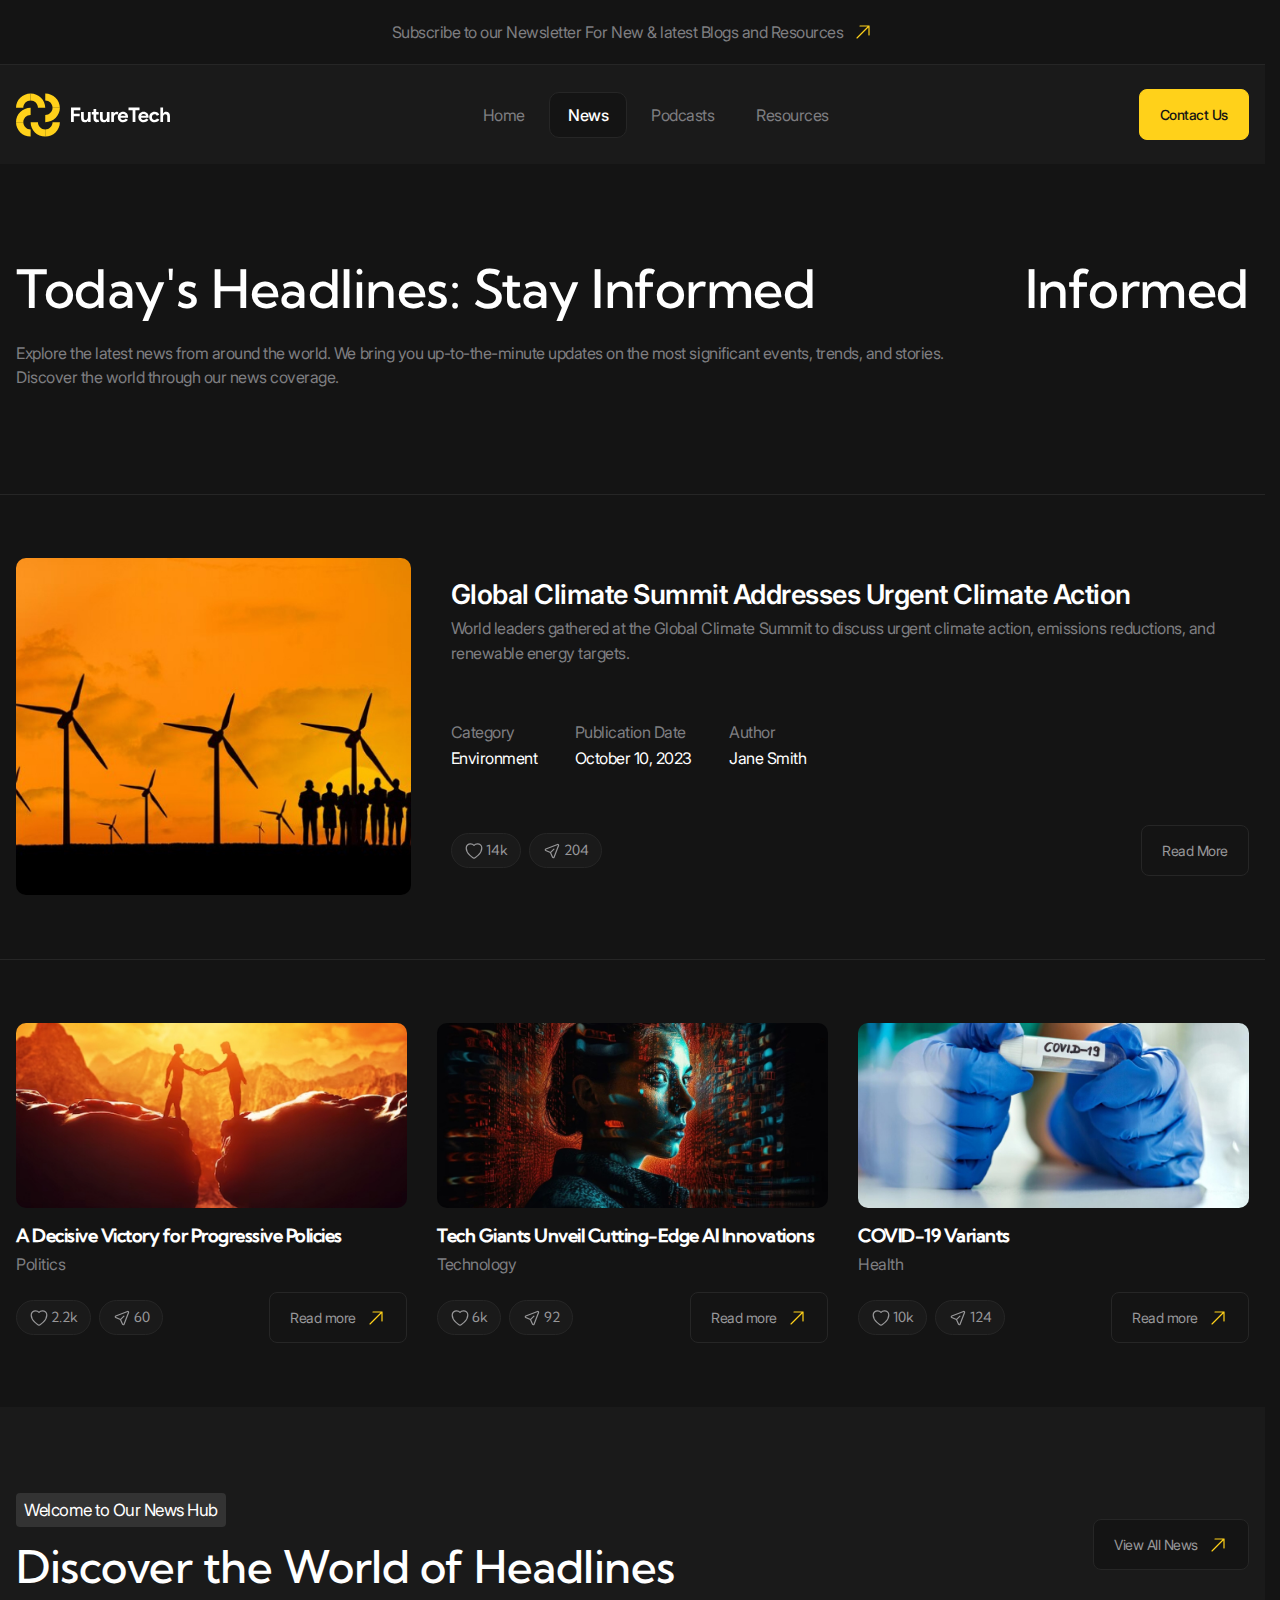
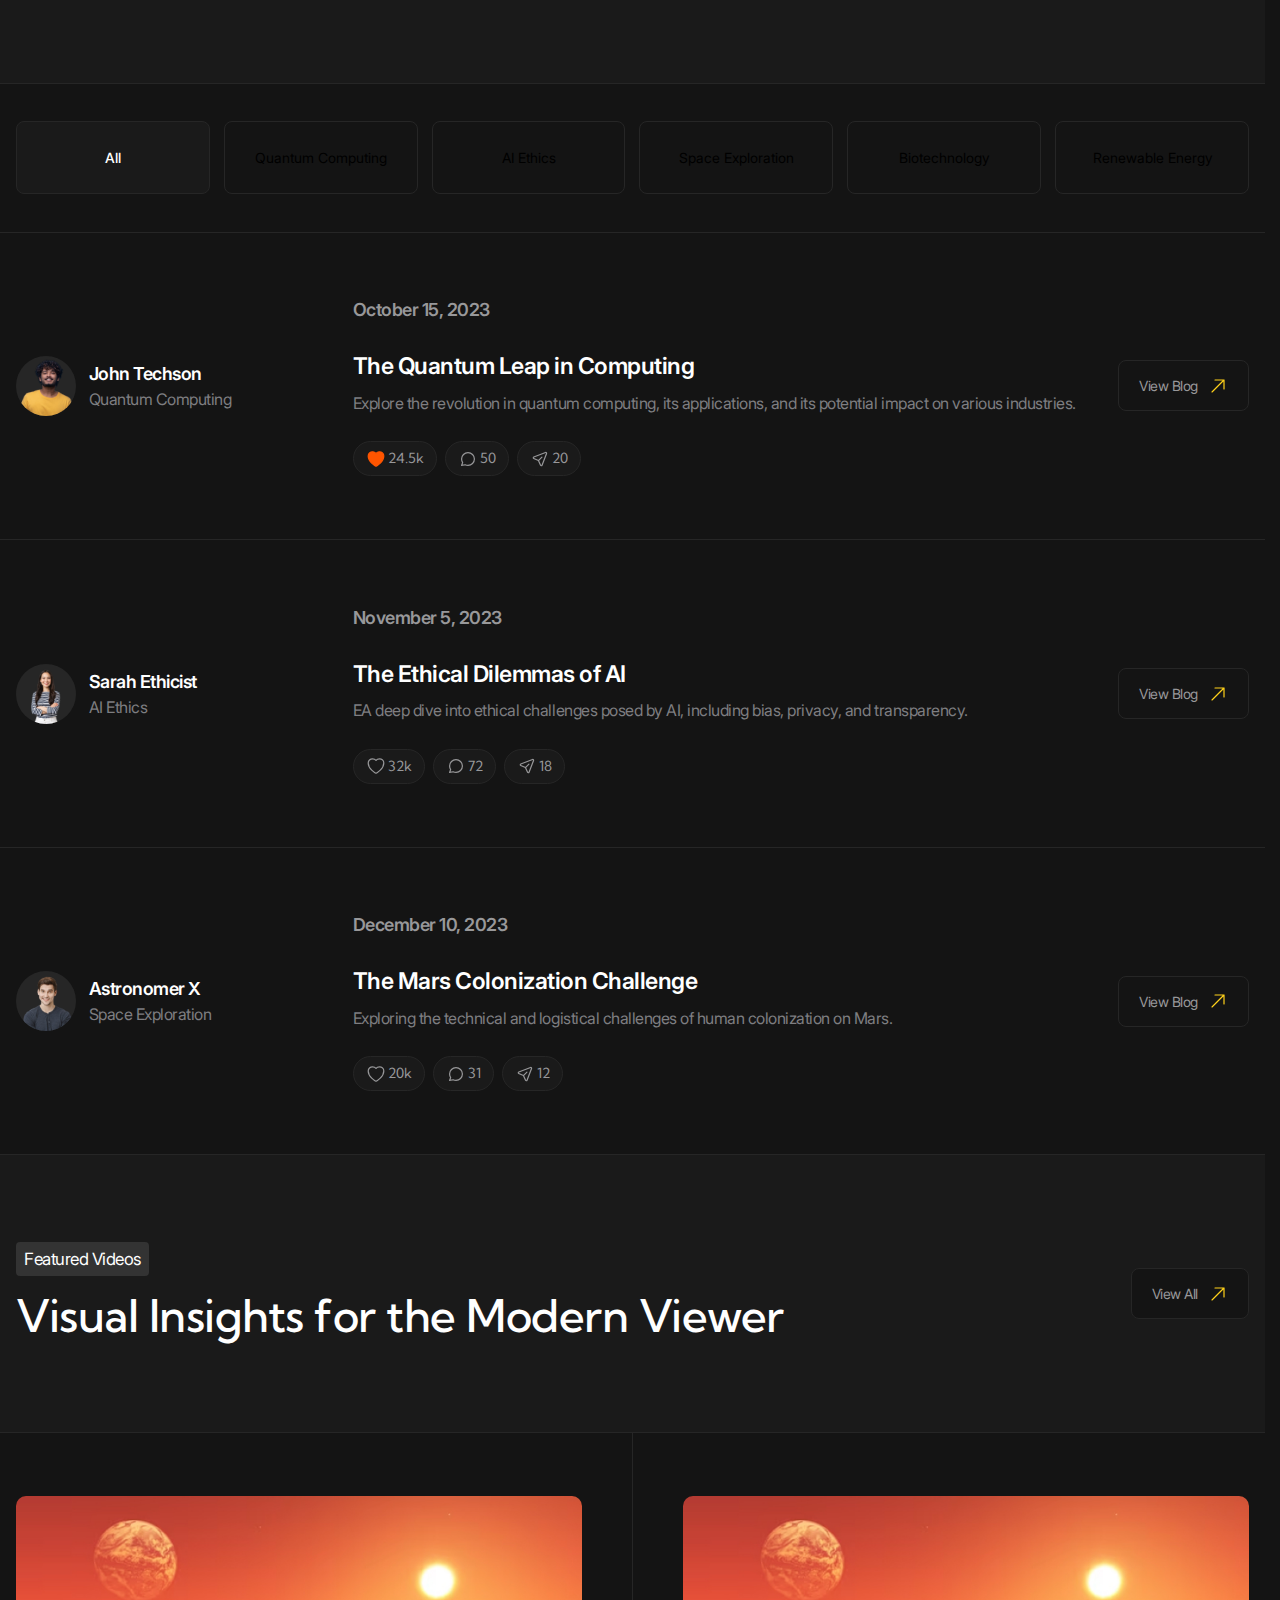
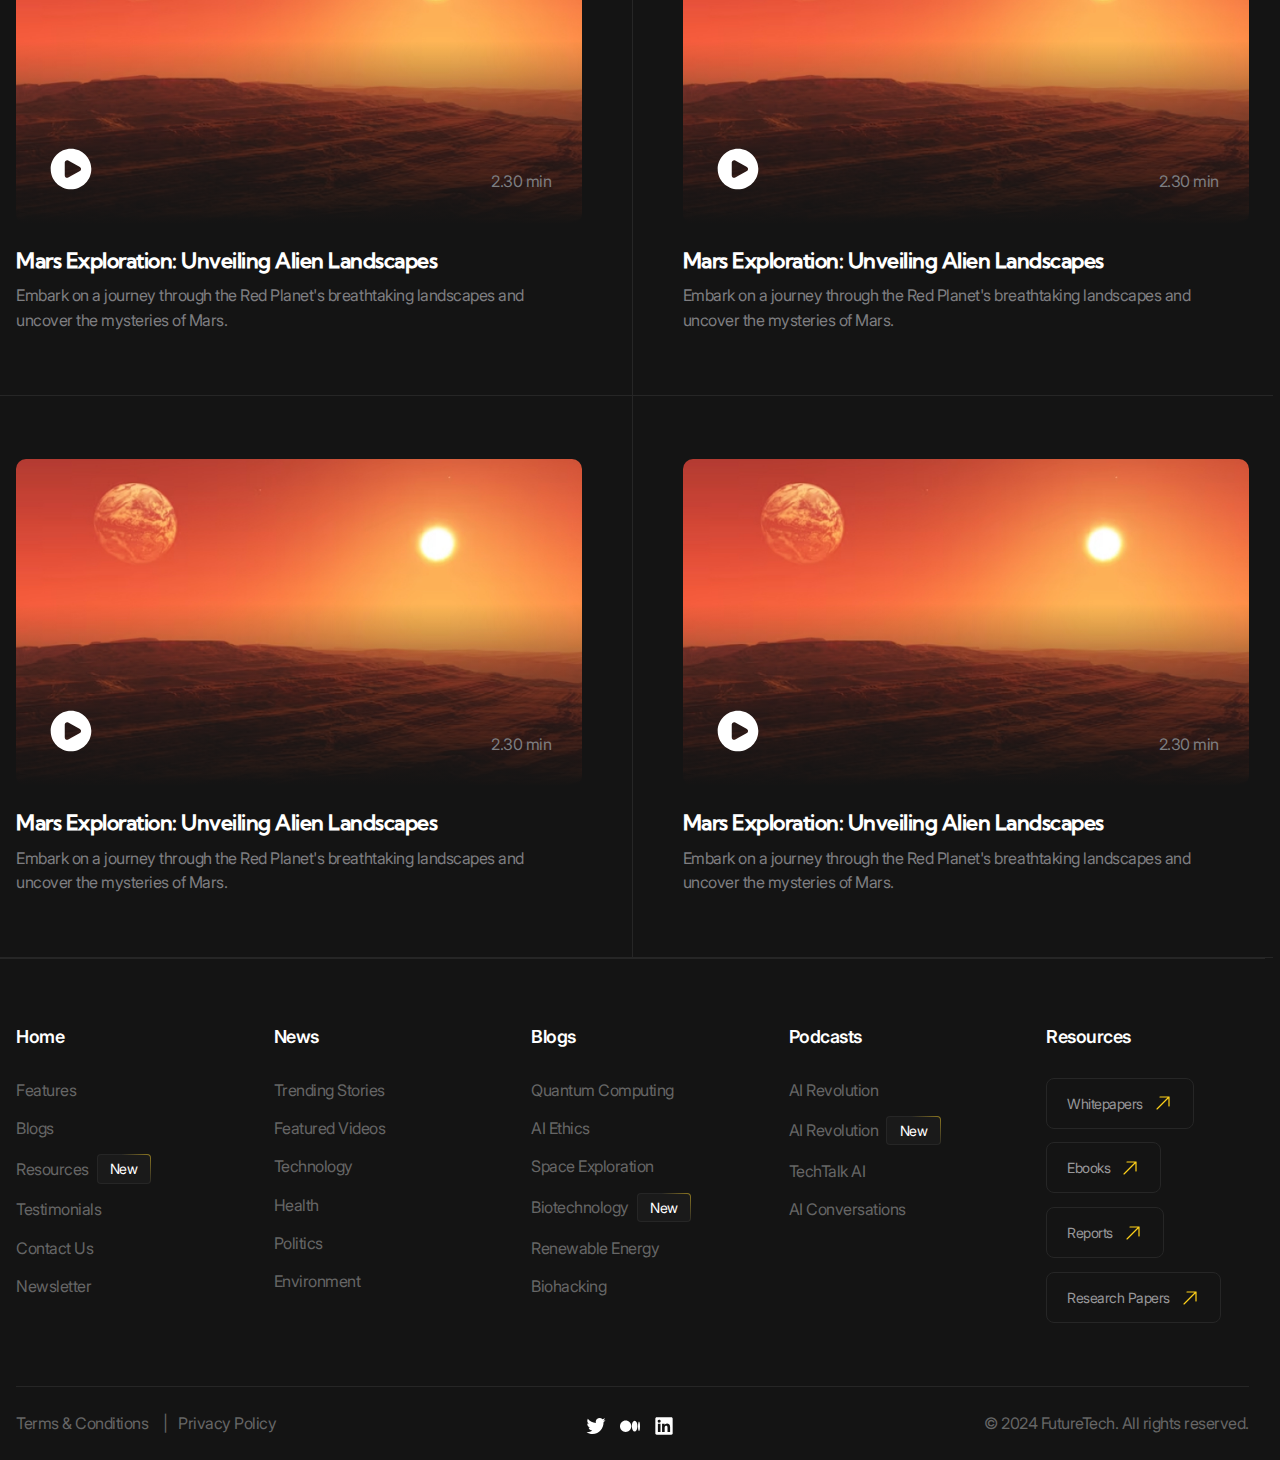
<file: news.html>
<!DOCTYPE html>
<html lang="en">
  <head>
    <meta charset="UTF-8" />
    <meta
      name="viewport"
      content="width=device-width, user-scalable=no, initial-scale=1.0, maximum-scale=1.0, minimum-scale=1.0"
    />
    <meta http-equiv="X-UA-Compatible" content="ie=edge" />
    <title>Future Tech | News</title>
  </head>
  <body>
    <header class="header" data-js-header>
      <div class="header__promo">
        <div class="header__promo-inner container">
          <a href="" class="header__promo-link">
            <span class="icon icon--yellow-arrow">
              Subscribe to our Newsletter For New & latest Blogs and
              Resources</span
            >
          </a>
        </div>
      </div>
      <div class="header__body">
        <div class="header__body-inner container">
          <a href="/" class="header__logo logo" title="Home" aria-label="Home">
            <img
              class="logo__image"
              src="./images/logo.svg"
              alt=""
              width="179"
              height="50"
          /></a>
          <div class="header__overlay" data-js-header-overlay>
            <nav class="header__menu">
              <ul class="header__menu-list">
                <li class="header__menu-item">
                  <a href="./index.html" class="header__menu-link">Home</a>
                </li>
                <li class="header__menu-item">
                  <a href="./news.html" class="header__menu-link is-active"
                    >News</a
                  >
                </li>
                <li class="header__menu-item">
                  <a href="./podcasts.html" class="header__menu-link"
                    >Podcasts</a
                  >
                </li>
                <li class="header__menu-item">
                  <a href="./resources.html" class="header__menu-link"
                    >Resources</a
                  >
                </li>
              </ul>
            </nav>
            <a
              href="./contacts.html"
              class="header__contact-us-link button button--accent"
              >Contact Us</a
            >
          </div>

          <button
            class="header__burger-button burger-button visible-mobile"
            type="button"
            aria-label="Open menu"
            title="Open menu"
            data-js-header-burger-button
          >
            <span class="burger-button__line"></span>
            <span class="burger-button__line"></span>
            <span class="burger-button__line"></span>
          </button>
        </div>
      </div>
    </header>

    <main>
      <section class="hero-alt" aria-labelledby="news-title">
        <header class="hero-alt__header">
          <div class="hero-alt__header-inner container">
            <h1 class="hero-alt__title" id="news-title">
              Today's Headlines: Stay
              <span class="hero-alt__title-hidden-part">Informed</span>
            </h1>
            <p class="hero-alt__subtitle h1 hidden-mobile" aria-hidden="true">
              Informed
            </p>
            <p class="hero-alt__description">
              Explore the latest news from around the world. We bring you
              up-to-the-minute updates on the most significant events, trends,
              and stories. Discover the world through our news coverage.
            </p>
          </div>
        </header>
        <div class="hero-alt__body">
          <ul class="list">
            <li class="list__item">
              <article class="news-card container">
                <img
                  class="news-card__image"
                  src="./images/news/1.jpg"
                  alt=""
                  width="515"
                  height="427"
                  loading="lazy"
                />
                <div class="news-card__body">
                  <h2 class="news-card__title">
                    Global Climate Summit Addresses Urgent Climate Action
                  </h2>
                  <div class="news-card__description">
                    <p>
                      World leaders gathered at the Global Climate Summit to
                      discuss urgent climate action, emissions reductions, and
                      renewable energy targets.
                    </p>
                  </div>
                </div>
                <div class="news-card__summary summary">
                  <dl class="summary__list">
                    <div class="summary__item">
                      <dt class="summary__key">Category</dt>
                      <dd class="summary__value">Environment</dd>
                    </div>
                    <div class="summary__item">
                      <dt class="summary__key">Publication Date</dt>
                      <dd class="summary__value">
                        <time datetime="2023-10-10"> October 10, 2023</time>
                      </dd>
                    </div>
                    <div class="summary__item">
                      <dt class="summary__key">Author</dt>
                      <dd class="summary__value">Jane Smith</dd>
                    </div>
                  </dl>
                </div>
                <div class="news-card__controls">
                  <div class="news-card__actions blog-actions">
                    <ul class="blog-actions__list">
                      <li class="blog-actions__item">
                        <button
                          class="blog-actions__button"
                          type="button"
                          aria-label="Like"
                          title="Like"
                        >
                          <span class="blog-actions__icon-wrapper">
                            <svg
                              width="24"
                              height="25"
                              viewBox="0 0 24 25"
                              fill="none"
                              xmlns="http://www.w3.org/2000/svg"
                            >
                              <path
                                d="M11.645 21.4107L11.6384 21.4071L11.6158 21.3949C11.5965 21.3844 11.5689 21.3693 11.5336 21.3496C11.4629 21.3101 11.3612 21.2524 11.233 21.1769C10.9765 21.0261 10.6132 20.8039 10.1785 20.515C9.31074 19.9381 8.15122 19.0901 6.9886 18.0063C4.68781 15.8615 2.25 12.6751 2.25 8.75C2.25 5.82194 4.7136 3.5 7.6875 3.5C9.43638 3.5 11.0023 4.29909 12 5.5516C12.9977 4.29909 14.5636 3.5 16.3125 3.5C19.2864 3.5 21.75 5.82194 21.75 8.75C21.75 12.6751 19.3122 15.8615 17.0114 18.0063C15.8488 19.0901 14.6893 19.9381 13.8215 20.515C13.3868 20.8039 13.0235 21.0261 12.767 21.1769C12.6388 21.2524 12.5371 21.3101 12.4664 21.3496C12.4311 21.3693 12.4035 21.3844 12.3842 21.3949L12.3616 21.4071L12.355 21.4107L12.3523 21.4121C12.1323 21.5289 11.8677 21.5289 11.6477 21.4121L11.645 21.4107Z"
                                stroke="#666666"
                                stroke-width="1.5"
                                stroke-linejoin="round"
                              />
                            </svg>
                          </span>
                          <span>14k</span>
                        </button>
                      </li>
                      <li class="blog-actions__item">
                        <button
                          class="blog-actions__button"
                          type="button"
                          aria-label="Share"
                          title="Share"
                        >
                          <span class="blog-actions__icon-wrapper">
                            <svg
                              width="24"
                              height="25"
                              viewBox="0 0 24 25"
                              fill="none"
                              xmlns="http://www.w3.org/2000/svg"
                            >
                              <path
                                d="M10.0384 14.4616L4.1719 11.7951C3.36454 11.4281 3.39898 10.2697 4.22673 9.95134L18.8999 4.30781C19.7087 3.99675 20.5033 4.79139 20.1922 5.60013L14.5487 20.2733C14.2303 21.1011 13.072 21.1355 12.705 20.3281L10.0384 14.4616ZM10.0384 14.4616L14.4231 10.077"
                                stroke="#666666"
                                stroke-width="1.5"
                                stroke-linecap="round"
                                stroke-linejoin="round"
                              />
                            </svg>
                          </span>
                          <span>204</span>
                        </button>
                      </li>
                    </ul>
                  </div>
                  <a href="/" class="news-card__link button">Read More</a>
                </div>
              </article>
            </li>
            <li class="list__item">
              <div class="news container">
                <ul class="news__list">
                  <li class="news__item">
                    <article class="news-card">
                      <img
                        class="news-card__image"
                        src="./images/news/2.jpg"
                        alt=""
                        width="512"
                        height="222"
                        loading="lazy"
                      />
                      <div class="news-card__body">
                        <h2 class="news-card__title h6">
                          A Decisive Victory for Progressive Policies
                        </h2>
                        <div class="news-card__description">
                          <p>Politics</p>
                        </div>
                      </div>
                      <div class="news-card__controls">
                        <div class="news-card__actions blog-actions">
                          <ul class="blog-actions__list">
                            <li class="blog-actions__item">
                              <button
                                class="blog-actions__button"
                                type="button"
                                aria-label="Like"
                                title="Like"
                              >
                                <span class="blog-actions__icon-wrapper">
                                  <svg
                                    width="24"
                                    height="25"
                                    viewBox="0 0 24 25"
                                    fill="none"
                                    xmlns="http://www.w3.org/2000/svg"
                                  >
                                    <path
                                      d="M11.645 21.4107L11.6384 21.4071L11.6158 21.3949C11.5965 21.3844 11.5689 21.3693 11.5336 21.3496C11.4629 21.3101 11.3612 21.2524 11.233 21.1769C10.9765 21.0261 10.6132 20.8039 10.1785 20.515C9.31074 19.9381 8.15122 19.0901 6.9886 18.0063C4.68781 15.8615 2.25 12.6751 2.25 8.75C2.25 5.82194 4.7136 3.5 7.6875 3.5C9.43638 3.5 11.0023 4.29909 12 5.5516C12.9977 4.29909 14.5636 3.5 16.3125 3.5C19.2864 3.5 21.75 5.82194 21.75 8.75C21.75 12.6751 19.3122 15.8615 17.0114 18.0063C15.8488 19.0901 14.6893 19.9381 13.8215 20.515C13.3868 20.8039 13.0235 21.0261 12.767 21.1769C12.6388 21.2524 12.5371 21.3101 12.4664 21.3496C12.4311 21.3693 12.4035 21.3844 12.3842 21.3949L12.3616 21.4071L12.355 21.4107L12.3523 21.4121C12.1323 21.5289 11.8677 21.5289 11.6477 21.4121L11.645 21.4107Z"
                                      stroke="#666666"
                                      stroke-width="1.5"
                                      stroke-linejoin="round"
                                    />
                                  </svg>
                                </span>
                                <span>2.2k</span>
                              </button>
                            </li>
                            <li class="blog-actions__item">
                              <button
                                class="blog-actions__button"
                                type="button"
                                aria-label="Share"
                                title="Share"
                              >
                                <span class="blog-actions__icon-wrapper">
                                  <svg
                                    width="24"
                                    height="25"
                                    viewBox="0 0 24 25"
                                    fill="none"
                                    xmlns="http://www.w3.org/2000/svg"
                                  >
                                    <path
                                      d="M10.0384 14.4616L4.1719 11.7951C3.36454 11.4281 3.39898 10.2697 4.22673 9.95134L18.8999 4.30781C19.7087 3.99675 20.5033 4.79139 20.1922 5.60013L14.5487 20.2733C14.2303 21.1011 13.072 21.1355 12.705 20.3281L10.0384 14.4616ZM10.0384 14.4616L14.4231 10.077"
                                      stroke="#666666"
                                      stroke-width="1.5"
                                      stroke-linecap="round"
                                      stroke-linejoin="round"
                                    />
                                  </svg>
                                </span>
                                <span>60</span>
                              </button>
                            </li>
                          </ul>
                        </div>
                        <a href="/" class="news-card__link button">
                          <span class="icon icon--yellow-arrow">Read more</span>
                        </a>
                      </div>
                    </article>
                  </li>
                  <li class="news__item">
                    <article class="news-card">
                      <img
                        class="news-card__image"
                        src="./images/news/3.jpg"
                        alt=""
                        width="512"
                        height="222"
                        loading="lazy"
                      />
                      <div class="news-card__body">
                        <h2 class="news-card__title h6">
                          Tech Giants Unveil Cutting-Edge AI Innovations
                        </h2>
                        <div class="news-card__description">
                          <p>Technology</p>
                        </div>
                      </div>
                      <div class="news-card__controls">
                        <div class="news-card__actions blog-actions">
                          <ul class="blog-actions__list">
                            <li class="blog-actions__item">
                              <button
                                class="blog-actions__button"
                                type="button"
                                aria-label="Like"
                                title="Like"
                              >
                                <span class="blog-actions__icon-wrapper">
                                  <svg
                                    width="24"
                                    height="25"
                                    viewBox="0 0 24 25"
                                    fill="none"
                                    xmlns="http://www.w3.org/2000/svg"
                                  >
                                    <path
                                      d="M11.645 21.4107L11.6384 21.4071L11.6158 21.3949C11.5965 21.3844 11.5689 21.3693 11.5336 21.3496C11.4629 21.3101 11.3612 21.2524 11.233 21.1769C10.9765 21.0261 10.6132 20.8039 10.1785 20.515C9.31074 19.9381 8.15122 19.0901 6.9886 18.0063C4.68781 15.8615 2.25 12.6751 2.25 8.75C2.25 5.82194 4.7136 3.5 7.6875 3.5C9.43638 3.5 11.0023 4.29909 12 5.5516C12.9977 4.29909 14.5636 3.5 16.3125 3.5C19.2864 3.5 21.75 5.82194 21.75 8.75C21.75 12.6751 19.3122 15.8615 17.0114 18.0063C15.8488 19.0901 14.6893 19.9381 13.8215 20.515C13.3868 20.8039 13.0235 21.0261 12.767 21.1769C12.6388 21.2524 12.5371 21.3101 12.4664 21.3496C12.4311 21.3693 12.4035 21.3844 12.3842 21.3949L12.3616 21.4071L12.355 21.4107L12.3523 21.4121C12.1323 21.5289 11.8677 21.5289 11.6477 21.4121L11.645 21.4107Z"
                                      stroke="#666666"
                                      stroke-width="1.5"
                                      stroke-linejoin="round"
                                    />
                                  </svg>
                                </span>
                                <span>6k</span>
                              </button>
                            </li>
                            <li class="blog-actions__item">
                              <button
                                class="blog-actions__button"
                                type="button"
                                aria-label="Share"
                                title="Share"
                              >
                                <span class="blog-actions__icon-wrapper">
                                  <svg
                                    width="24"
                                    height="25"
                                    viewBox="0 0 24 25"
                                    fill="none"
                                    xmlns="http://www.w3.org/2000/svg"
                                  >
                                    <path
                                      d="M10.0384 14.4616L4.1719 11.7951C3.36454 11.4281 3.39898 10.2697 4.22673 9.95134L18.8999 4.30781C19.7087 3.99675 20.5033 4.79139 20.1922 5.60013L14.5487 20.2733C14.2303 21.1011 13.072 21.1355 12.705 20.3281L10.0384 14.4616ZM10.0384 14.4616L14.4231 10.077"
                                      stroke="#666666"
                                      stroke-width="1.5"
                                      stroke-linecap="round"
                                      stroke-linejoin="round"
                                    />
                                  </svg>
                                </span>
                                <span>92</span>
                              </button>
                            </li>
                          </ul>
                        </div>
                        <a href="/" class="news-card__link button">
                          <span class="icon icon--yellow-arrow">Read more</span>
                        </a>
                      </div>
                    </article>
                  </li>
                  <li class="news__item">
                    <article class="news-card">
                      <img
                        class="news-card__image"
                        src="./images/news/4.jpg"
                        alt=""
                        width="512"
                        height="222"
                        loading="lazy"
                      />
                      <div class="news-card__body">
                        <h2 class="news-card__title h6">COVID-19 Variants</h2>
                        <div class="news-card__description">
                          <p>Health</p>
                        </div>
                      </div>
                      <div class="news-card__controls">
                        <div class="news-card__actions blog-actions">
                          <ul class="blog-actions__list">
                            <li class="blog-actions__item">
                              <button
                                class="blog-actions__button"
                                type="button"
                                aria-label="Like"
                                title="Like"
                              >
                                <span class="blog-actions__icon-wrapper">
                                  <svg
                                    width="24"
                                    height="25"
                                    viewBox="0 0 24 25"
                                    fill="none"
                                    xmlns="http://www.w3.org/2000/svg"
                                  >
                                    <path
                                      d="M11.645 21.4107L11.6384 21.4071L11.6158 21.3949C11.5965 21.3844 11.5689 21.3693 11.5336 21.3496C11.4629 21.3101 11.3612 21.2524 11.233 21.1769C10.9765 21.0261 10.6132 20.8039 10.1785 20.515C9.31074 19.9381 8.15122 19.0901 6.9886 18.0063C4.68781 15.8615 2.25 12.6751 2.25 8.75C2.25 5.82194 4.7136 3.5 7.6875 3.5C9.43638 3.5 11.0023 4.29909 12 5.5516C12.9977 4.29909 14.5636 3.5 16.3125 3.5C19.2864 3.5 21.75 5.82194 21.75 8.75C21.75 12.6751 19.3122 15.8615 17.0114 18.0063C15.8488 19.0901 14.6893 19.9381 13.8215 20.515C13.3868 20.8039 13.0235 21.0261 12.767 21.1769C12.6388 21.2524 12.5371 21.3101 12.4664 21.3496C12.4311 21.3693 12.4035 21.3844 12.3842 21.3949L12.3616 21.4071L12.355 21.4107L12.3523 21.4121C12.1323 21.5289 11.8677 21.5289 11.6477 21.4121L11.645 21.4107Z"
                                      stroke="#666666"
                                      stroke-width="1.5"
                                      stroke-linejoin="round"
                                    />
                                  </svg>
                                </span>
                                <span>10k</span>
                              </button>
                            </li>
                            <li class="blog-actions__item">
                              <button
                                class="blog-actions__button"
                                type="button"
                                aria-label="Share"
                                title="Share"
                              >
                                <span class="blog-actions__icon-wrapper">
                                  <svg
                                    width="24"
                                    height="25"
                                    viewBox="0 0 24 25"
                                    fill="none"
                                    xmlns="http://www.w3.org/2000/svg"
                                  >
                                    <path
                                      d="M10.0384 14.4616L4.1719 11.7951C3.36454 11.4281 3.39898 10.2697 4.22673 9.95134L18.8999 4.30781C19.7087 3.99675 20.5033 4.79139 20.1922 5.60013L14.5487 20.2733C14.2303 21.1011 13.072 21.1355 12.705 20.3281L10.0384 14.4616ZM10.0384 14.4616L14.4231 10.077"
                                      stroke="#666666"
                                      stroke-width="1.5"
                                      stroke-linecap="round"
                                      stroke-linejoin="round"
                                    />
                                  </svg>
                                </span>
                                <span>124</span>
                              </button>
                            </li>
                          </ul>
                        </div>
                        <a href="/" class="news-card__link button">
                          <span class="icon icon--yellow-arrow">Read more</span>
                        </a>
                      </div>
                    </article>
                  </li>
                </ul>
              </div>
            </li>
          </ul>
        </div>
      </section>

      <section class="section" aria-labelledby="news-tabs-title">
        <header class="section__header">
          <div class="section__header-inner container">
            <div class="section__header-info">
              <p class="section__subtitle tag">Welcome to Our News Hub</p>
              <h2 class="section__title" id="news-tabs-title">
                Discover the World of Headlines
              </h2>
            </div>
            <div class="section__actions">
              <a class="section__link button" href="./blog.html">
                <span class="icon icon--yellow-arrow">View All News</span>
              </a>
            </div>
          </div>
        </header>
        <div class="section__body tabs" data-js-tabs>
          <h3 class="visually-hidden" id="blog-category-title">
            Blog category
          </h3>
          <header class="tabs__header">
            <div
              class="tabs__buttons container"
              role="tablist"
              aria-labelledby="blog-category-title"
            >
              <button
                class="tabs__button is-active"
                id="tab-1"
                type="button"
                role="tab"
                aria-controls="tabpanel-1"
                data-js-tabs-button
                aria-selected="true"
              >
                All
              </button>
              <button
                class="tabs__button"
                id="tab-2"
                type="button"
                role="tab"
                aria-controls="tabpanel-2"
                data-js-tabs-button
                aria-selected="false"
                tabindex="-1"
              >
                Quantum Computing
              </button>
              <button
                class="tabs__button"
                id="tab-3"
                type="button"
                role="tab"
                aria-controls="tabpanel-3"
                data-js-tabs-button
                aria-selected="false"
                tabindex="-1"
              >
                AI Ethics
              </button>
              <button
                class="tabs__button"
                id="tab-4"
                type="button"
                role="tab"
                aria-controls="tabpanel-4"
                data-js-tabs-button
                aria-selected="false"
                tabindex="-1"
              >
                Space Exploration
              </button>
              <button
                class="tabs__button"
                id="tab-5"
                type="button"
                role="tab"
                aria-controls="tabpanel-5"
                data-js-tabs-button
                aria-selected="false"
                tabindex="-1"
              >
                Biotechnology
              </button>
              <button
                class="tabs__button"
                id="tab-6"
                type="button"
                role="tab"
                aria-controls="tabpanel-6"
                data-js-tabs-button
                aria-selected="false"
                tabindex="-1"
              >
                Renewable Energy
              </button>
            </div>
          </header>
          <div class="tabs__body">
            <div
              class="tabs__content is-active"
              id="tabpanel-1"
              aria-labelledby="tab-1"
              tabindex="0"
              data-js-tabs-content
            >
              <ul class="list">
                <li class="list__item">
                  <article class="blog-card container">
                    <div class="blog-card__author person-card">
                      <img
                        class="person-card__image"
                        src="./images/blog/1.png"
                        alt=""
                        width="80"
                        height="80"
                        loading="lazy"
                      />
                      <div class="person-card__body">
                        <p class="person-card__name">John Techson</p>
                        <p class="person-card__department">Quantum Computing</p>
                      </div>
                    </div>
                    <div class="blog-card__body">
                      <time class="blog-card__date h6" datetime="2023-10-15"
                        >October 15, 2023</time
                      >
                      <div class="blog-card__info">
                        <h4 class="blog-card__title">
                          The Quantum Leap in Computing
                        </h4>
                        <div class="blog-card__description">
                          <p>
                            Explore the revolution in quantum computing, its
                            applications, and its potential impact on various
                            industries.
                          </p>
                        </div>
                      </div>
                      <div class="blog-card__actions blog-actions">
                        <ul class="blog-actions__list">
                          <li class="blog-actions__item">
                            <button
                              class="blog-actions__button is-active"
                              type="button"
                              aria-label="Dislike"
                              title="Dislike"
                            >
                              <span class="blog-actions__icon-wrapper">
                                <svg
                                  width="24"
                                  height="25"
                                  viewBox="0 0 24 25"
                                  fill="none"
                                  xmlns="http://www.w3.org/2000/svg"
                                >
                                  <path
                                    d="M11.645 21.4107L11.6384 21.4071L11.6158 21.3949C11.5965 21.3844 11.5689 21.3693 11.5336 21.3496C11.4629 21.3101 11.3612 21.2524 11.233 21.1769C10.9765 21.0261 10.6132 20.8039 10.1785 20.515C9.31074 19.9381 8.15122 19.0901 6.9886 18.0063C4.68781 15.8615 2.25 12.6751 2.25 8.75C2.25 5.82194 4.7136 3.5 7.6875 3.5C9.43638 3.5 11.0023 4.29909 12 5.5516C12.9977 4.29909 14.5636 3.5 16.3125 3.5C19.2864 3.5 21.75 5.82194 21.75 8.75C21.75 12.6751 19.3122 15.8615 17.0114 18.0063C15.8488 19.0901 14.6893 19.9381 13.8215 20.515C13.3868 20.8039 13.0235 21.0261 12.767 21.1769C12.6388 21.2524 12.5371 21.3101 12.4664 21.3496C12.4311 21.3693 12.4035 21.3844 12.3842 21.3949L12.3616 21.4071L12.355 21.4107L12.3523 21.4121C12.1323 21.5289 11.8677 21.5289 11.6477 21.4121L11.645 21.4107Z"
                                    stroke="#666666"
                                    stroke-width="1.5"
                                    stroke-linejoin="round"
                                  />
                                </svg>
                              </span>
                              <span>24.5k</span>
                            </button>
                          </li>
                          <li class="blog-actions__item">
                            <button
                              class="blog-actions__button"
                              type="button"
                              aria-label="Discuss"
                              title="Discuss"
                            >
                              <span class="blog-actions__icon-wrapper">
                                <svg
                                  width="24"
                                  height="25"
                                  viewBox="0 0 24 25"
                                  fill="none"
                                  xmlns="http://www.w3.org/2000/svg"
                                >
                                  <path
                                    d="M8.48581 19.6888C9.54657 20.2083 10.7392 20.5 12 20.5C16.4183 20.5 20 16.9183 20 12.5C20 8.08172 16.4183 4.5 12 4.5C7.58172 4.5 4 8.08172 4 12.5C4 14.1401 4.49356 15.665 5.34026 16.9341M8.48581 19.6888L4 20.5L5.34026 16.9341M8.48581 19.6888L8.49231 19.6877M5.34026 16.9341L5.34154 16.9308"
                                    stroke="#666666"
                                    stroke-width="1.5"
                                    stroke-linecap="round"
                                    stroke-linejoin="round"
                                  />
                                </svg>
                              </span>
                              <span>50</span>
                            </button>
                          </li>
                          <li class="blog-actions__item">
                            <button
                              class="blog-actions__button"
                              type="button"
                              aria-label="Share"
                              title="Share"
                            >
                              <span class="blog-actions__icon-wrapper">
                                <svg
                                  width="24"
                                  height="25"
                                  viewBox="0 0 24 25"
                                  fill="none"
                                  xmlns="http://www.w3.org/2000/svg"
                                >
                                  <path
                                    d="M10.0384 14.4616L4.1719 11.7951C3.36454 11.4281 3.39898 10.2697 4.22673 9.95134L18.8999 4.30781C19.7087 3.99675 20.5033 4.79139 20.1922 5.60013L14.5487 20.2733C14.2303 21.1011 13.072 21.1355 12.705 20.3281L10.0384 14.4616ZM10.0384 14.4616L14.4231 10.077"
                                    stroke="#666666"
                                    stroke-width="1.5"
                                    stroke-linecap="round"
                                    stroke-linejoin="round"
                                  />
                                </svg>
                              </span>
                              <span>20</span>
                            </button>
                          </li>
                        </ul>
                      </div>
                    </div>
                    <a class="blog-card__link button" href="/">
                      <span class="icon icon--yellow-arrow">View Blog</span>
                    </a>
                  </article>
                </li>
                <li class="list__item">
                  <article class="blog-card container">
                    <div class="blog-card__author person-card">
                      <img
                        class="person-card__image"
                        src="./images/blog/2.png"
                        alt=""
                        width="80"
                        height="80"
                        loading="lazy"
                      />
                      <div class="person-card__body">
                        <p class="person-card__name">Sarah Ethicist</p>
                        <p class="person-card__department">AI Ethics</p>
                      </div>
                    </div>
                    <div class="blog-card__body">
                      <time class="blog-card__date h6" datetime="2023-11-05"
                        >November 5, 2023</time
                      >
                      <div class="blog-card__info">
                        <h4 class="blog-card__title">
                          The Ethical Dilemmas of AI
                        </h4>
                        <div class="blog-card__description">
                          <p>
                            EA deep dive into ethical challenges posed by AI,
                            including bias, privacy, and transparency.
                          </p>
                        </div>
                      </div>
                      <div class="blog-card__actions blog-actions">
                        <ul class="blog-actions__list">
                          <li class="blog-actions__item">
                            <button
                              class="blog-actions__button"
                              type="button"
                              aria-label="Like"
                              title="Like"
                            >
                              <span class="blog-actions__icon-wrapper">
                                <svg
                                  width="24"
                                  height="25"
                                  viewBox="0 0 24 25"
                                  fill="none"
                                  xmlns="http://www.w3.org/2000/svg"
                                >
                                  <path
                                    d="M11.645 21.4107L11.6384 21.4071L11.6158 21.3949C11.5965 21.3844 11.5689 21.3693 11.5336 21.3496C11.4629 21.3101 11.3612 21.2524 11.233 21.1769C10.9765 21.0261 10.6132 20.8039 10.1785 20.515C9.31074 19.9381 8.15122 19.0901 6.9886 18.0063C4.68781 15.8615 2.25 12.6751 2.25 8.75C2.25 5.82194 4.7136 3.5 7.6875 3.5C9.43638 3.5 11.0023 4.29909 12 5.5516C12.9977 4.29909 14.5636 3.5 16.3125 3.5C19.2864 3.5 21.75 5.82194 21.75 8.75C21.75 12.6751 19.3122 15.8615 17.0114 18.0063C15.8488 19.0901 14.6893 19.9381 13.8215 20.515C13.3868 20.8039 13.0235 21.0261 12.767 21.1769C12.6388 21.2524 12.5371 21.3101 12.4664 21.3496C12.4311 21.3693 12.4035 21.3844 12.3842 21.3949L12.3616 21.4071L12.355 21.4107L12.3523 21.4121C12.1323 21.5289 11.8677 21.5289 11.6477 21.4121L11.645 21.4107Z"
                                    stroke="#666666"
                                    stroke-width="1.5"
                                    stroke-linejoin="round"
                                  />
                                </svg>
                              </span>
                              <span>32k</span>
                            </button>
                          </li>
                          <li class="blog-actions__item">
                            <button
                              class="blog-actions__button"
                              type="button"
                              aria-label="Discuss"
                              title="Discuss"
                            >
                              <span class="blog-actions__icon-wrapper">
                                <svg
                                  width="24"
                                  height="25"
                                  viewBox="0 0 24 25"
                                  fill="none"
                                  xmlns="http://www.w3.org/2000/svg"
                                >
                                  <path
                                    d="M8.48581 19.6888C9.54657 20.2083 10.7392 20.5 12 20.5C16.4183 20.5 20 16.9183 20 12.5C20 8.08172 16.4183 4.5 12 4.5C7.58172 4.5 4 8.08172 4 12.5C4 14.1401 4.49356 15.665 5.34026 16.9341M8.48581 19.6888L4 20.5L5.34026 16.9341M8.48581 19.6888L8.49231 19.6877M5.34026 16.9341L5.34154 16.9308"
                                    stroke="#666666"
                                    stroke-width="1.5"
                                    stroke-linecap="round"
                                    stroke-linejoin="round"
                                  />
                                </svg>
                              </span>
                              <span>72</span>
                            </button>
                          </li>
                          <li class="blog-actions__item">
                            <button
                              class="blog-actions__button"
                              type="button"
                              aria-label="Share"
                              title="Share"
                            >
                              <span class="blog-actions__icon-wrapper">
                                <svg
                                  width="24"
                                  height="25"
                                  viewBox="0 0 24 25"
                                  fill="none"
                                  xmlns="http://www.w3.org/2000/svg"
                                >
                                  <path
                                    d="M10.0384 14.4616L4.1719 11.7951C3.36454 11.4281 3.39898 10.2697 4.22673 9.95134L18.8999 4.30781C19.7087 3.99675 20.5033 4.79139 20.1922 5.60013L14.5487 20.2733C14.2303 21.1011 13.072 21.1355 12.705 20.3281L10.0384 14.4616ZM10.0384 14.4616L14.4231 10.077"
                                    stroke="#666666"
                                    stroke-width="1.5"
                                    stroke-linecap="round"
                                    stroke-linejoin="round"
                                  />
                                </svg>
                              </span>
                              <span>18</span>
                            </button>
                          </li>
                        </ul>
                      </div>
                    </div>
                    <a class="blog-card__link button" href="/">
                      <span class="icon icon--yellow-arrow">View Blog</span>
                    </a>
                  </article>
                </li>
                <li class="list__item">
                  <article class="blog-card container">
                    <div class="blog-card__author person-card">
                      <img
                        class="person-card__image"
                        src="./images/blog/3.png"
                        alt=""
                        width="80"
                        height="80"
                        loading="lazy"
                      />
                      <div class="person-card__body">
                        <p class="person-card__name">Astronomer X</p>
                        <p class="person-card__department">Space Exploration</p>
                      </div>
                    </div>
                    <div class="blog-card__body">
                      <time class="blog-card__date h6" datetime="2023-12-10"
                        >December 10, 2023</time
                      >
                      <div class="blog-card__info">
                        <h4 class="blog-card__title">
                          The Mars Colonization Challenge
                        </h4>
                        <div class="blog-card__description">
                          <p>
                            Exploring the technical and logistical challenges of
                            human colonization on Mars.
                          </p>
                        </div>
                      </div>
                      <div class="blog-card__actions blog-actions">
                        <ul class="blog-actions__list">
                          <li class="blog-actions__item">
                            <button
                              class="blog-actions__button"
                              type="button"
                              aria-label="Like"
                              title="Like"
                            >
                              <span class="blog-actions__icon-wrapper">
                                <svg
                                  width="24"
                                  height="25"
                                  viewBox="0 0 24 25"
                                  fill="none"
                                  xmlns="http://www.w3.org/2000/svg"
                                >
                                  <path
                                    d="M11.645 21.4107L11.6384 21.4071L11.6158 21.3949C11.5965 21.3844 11.5689 21.3693 11.5336 21.3496C11.4629 21.3101 11.3612 21.2524 11.233 21.1769C10.9765 21.0261 10.6132 20.8039 10.1785 20.515C9.31074 19.9381 8.15122 19.0901 6.9886 18.0063C4.68781 15.8615 2.25 12.6751 2.25 8.75C2.25 5.82194 4.7136 3.5 7.6875 3.5C9.43638 3.5 11.0023 4.29909 12 5.5516C12.9977 4.29909 14.5636 3.5 16.3125 3.5C19.2864 3.5 21.75 5.82194 21.75 8.75C21.75 12.6751 19.3122 15.8615 17.0114 18.0063C15.8488 19.0901 14.6893 19.9381 13.8215 20.515C13.3868 20.8039 13.0235 21.0261 12.767 21.1769C12.6388 21.2524 12.5371 21.3101 12.4664 21.3496C12.4311 21.3693 12.4035 21.3844 12.3842 21.3949L12.3616 21.4071L12.355 21.4107L12.3523 21.4121C12.1323 21.5289 11.8677 21.5289 11.6477 21.4121L11.645 21.4107Z"
                                    stroke="#666666"
                                    stroke-width="1.5"
                                    stroke-linejoin="round"
                                  />
                                </svg>
                              </span>
                              <span>20k</span>
                            </button>
                          </li>
                          <li class="blog-actions__item">
                            <button
                              class="blog-actions__button"
                              type="button"
                              aria-label="Discuss"
                              title="Discuss"
                            >
                              <span class="blog-actions__icon-wrapper">
                                <svg
                                  width="24"
                                  height="25"
                                  viewBox="0 0 24 25"
                                  fill="none"
                                  xmlns="http://www.w3.org/2000/svg"
                                >
                                  <path
                                    d="M8.48581 19.6888C9.54657 20.2083 10.7392 20.5 12 20.5C16.4183 20.5 20 16.9183 20 12.5C20 8.08172 16.4183 4.5 12 4.5C7.58172 4.5 4 8.08172 4 12.5C4 14.1401 4.49356 15.665 5.34026 16.9341M8.48581 19.6888L4 20.5L5.34026 16.9341M8.48581 19.6888L8.49231 19.6877M5.34026 16.9341L5.34154 16.9308"
                                    stroke="#666666"
                                    stroke-width="1.5"
                                    stroke-linecap="round"
                                    stroke-linejoin="round"
                                  />
                                </svg>
                              </span>
                              <span>31</span>
                            </button>
                          </li>
                          <li class="blog-actions__item">
                            <button
                              class="blog-actions__button"
                              type="button"
                              aria-label="Share"
                              title="Share"
                            >
                              <span class="blog-actions__icon-wrapper">
                                <svg
                                  width="24"
                                  height="25"
                                  viewBox="0 0 24 25"
                                  fill="none"
                                  xmlns="http://www.w3.org/2000/svg"
                                >
                                  <path
                                    d="M10.0384 14.4616L4.1719 11.7951C3.36454 11.4281 3.39898 10.2697 4.22673 9.95134L18.8999 4.30781C19.7087 3.99675 20.5033 4.79139 20.1922 5.60013L14.5487 20.2733C14.2303 21.1011 13.072 21.1355 12.705 20.3281L10.0384 14.4616ZM10.0384 14.4616L14.4231 10.077"
                                    stroke="#666666"
                                    stroke-width="1.5"
                                    stroke-linecap="round"
                                    stroke-linejoin="round"
                                  />
                                </svg>
                              </span>
                              <span>12</span>
                            </button>
                          </li>
                        </ul>
                      </div>
                    </div>
                    <a class="blog-card__link button" href="/">
                      <span class="icon icon--yellow-arrow">View Blog</span>
                    </a>
                  </article>
                </li>
              </ul>
            </div>
            <div
              class="tabs__content"
              id="tabpanel-2"
              aria-labelledby="tab-2"
              tabindex="0"
              data-js-tabs-content
            >
              Lorem ipsum dolor sit amet, consectetur adipisicing elit. Impedit,
              pariatur?
            </div>
            <div
              class="tabs__content"
              id="tabpanel-3"
              aria-labelledby="tab-3"
              tabindex="0"
              data-js-tabs-content
            >
              Lorem ipsum dolor sit amet, consectetur adipisicing elit. Impedit,
              pariatur?
            </div>
            <div
              class="tabs__content"
              id="tabpanel-4"
              aria-labelledby="tab-4"
              tabindex="0"
              data-js-tabs-content
            >
              Lorem ipsum dolor sit amet, consectetur adipisicing elit. Impedit,
              pariatur?
            </div>
            <div
              class="tabs__content"
              id="tabpanel-5"
              aria-labelledby="tab-5"
              tabindex="0"
              data-js-tabs-content
            >
              Lorem ipsum dolor sit amet, consectetur adipisicing elit. Impedit,
              pariatur?
            </div>
            <div
              class="tabs__content"
              id="tabpanel-6"
              aria-labelledby="tab-6"
              tabindex="0"
              data-js-tabs-content
            >
              Lorem ipsum dolor sit amet, consectetur adipisicing elit. Impedit,
              pariatur?
            </div>
          </div>
        </div>
      </section>

      <section class="section" aria-labelledby="videos-title">
        <header class="section__header">
          <div class="section__header-inner container">
            <div class="section__header-info">
              <p class="section__subtitle tag">Featured Videos</p>
              <h2 class="section__title" id="videos-title">
                Visual Insights for the Modern Viewer
              </h2>
            </div>
            <div class="section__actions">
              <a class="section__link button" href="/">
                <span class="icon icon--yellow-arrow">View All</span>
              </a>
            </div>
          </div>
        </header>
        <div class="section__body">
          <ul class="bordered-grid bordered-grid--2-cols container">
            <li class="bordered-grid__item">
              <div class="video-card">
                <div
                  class="video-card__player video-player"
                  data-js-video-player
                >
                  <video
                    class="video-player__video"
                    src="./videos/example.mp4"
                    width="718"
                    height="412"
                    poster="./images/videos/poster-1.jpg"
                    data-js-video-player-video
                  ></video>
                  <div class="video-player__panel is-active" data-js-video-player-panel>
                    <button
                      class="video-player__play-button"
                      type="button"
                      aria-label="Play video"
                      title="Play video"
                      data-js-video-player-play-button
                    >
                      <svg
                        width="70"
                        height="70"
                        viewBox="0 0 70 70"
                        fill="none"
                        xmlns="http://www.w3.org/2000/svg"
                      >
                        <path
                          fill-rule="evenodd"
                          clip-rule="evenodd"
                          d="M6.5625 35C6.5625 19.2944 19.2944 6.5625 35 6.5625C50.7056 6.5625 63.4375 19.2944 63.4375 35C63.4375 50.7056 50.7056 63.4375 35 63.4375C19.2944 63.4375 6.5625 50.7056 6.5625 35ZM47.4663 32.1318C49.7167 33.382 49.7167 36.6183 47.4663 37.8685L31.1248 46.9471C28.9377 48.1621 26.25 46.5807 26.25 44.0788V25.9215C26.25 23.4196 28.9377 21.8381 31.1248 23.0531L47.4663 32.1318Z"
                          fill="white"
                        />
                      </svg>
                    </button>
                    <div class="video-player__duration">2.30 min</div>
                  </div>
                </div>
                <div class="video-card__body">
                  <h3 class="video-card__title h5">
                    Mars Exploration: Unveiling Alien Landscapes
                  </h3>
                  <div class="video-card__description">
                    <p>
                      Embark on a journey through the Red Planet's breathtaking
                      landscapes and uncover the mysteries of Mars.
                    </p>
                  </div>
                </div>
              </div>
            </li>
            <li class="bordered-grid__item">
              <div class="video-card">
                <div
                  class="video-card__player video-player"
                  data-js-video-player
                >
                  <video
                    class="video-player__video"
                    src="./videos/example.mp4"
                    width="718"
                    height="412"
                    poster="./images/videos/poster-1.jpg"
                    data-js-video-player-video
                  ></video>
                  <div class="video-player__panel is-active" data-js-video-player-panel>
                    <button
                      class="video-player__play-button"
                      type="button"
                      aria-label="Play video"
                      title="Play video"
                      data-js-video-player-play-button
                    >
                      <svg
                        width="70"
                        height="70"
                        viewBox="0 0 70 70"
                        fill="none"
                        xmlns="http://www.w3.org/2000/svg"
                      >
                        <path
                          fill-rule="evenodd"
                          clip-rule="evenodd"
                          d="M6.5625 35C6.5625 19.2944 19.2944 6.5625 35 6.5625C50.7056 6.5625 63.4375 19.2944 63.4375 35C63.4375 50.7056 50.7056 63.4375 35 63.4375C19.2944 63.4375 6.5625 50.7056 6.5625 35ZM47.4663 32.1318C49.7167 33.382 49.7167 36.6183 47.4663 37.8685L31.1248 46.9471C28.9377 48.1621 26.25 46.5807 26.25 44.0788V25.9215C26.25 23.4196 28.9377 21.8381 31.1248 23.0531L47.4663 32.1318Z"
                          fill="white"
                        />
                      </svg>
                    </button>
                    <div class="video-player__duration">2.30 min</div>
                  </div>
                </div>
                <div class="video-card__body">
                  <h3 class="video-card__title h5">
                    Mars Exploration: Unveiling Alien Landscapes
                  </h3>
                  <div class="video-card__description">
                    <p>
                      Embark on a journey through the Red Planet's breathtaking
                      landscapes and uncover the mysteries of Mars.
                    </p>
                  </div>
                </div>
              </div>
            </li>
            <li class="bordered-grid__item">
              <div class="video-card">
                <div
                  class="video-card__player video-player"
                  data-js-video-player
                >
                  <video
                    class="video-player__video"
                    src="./videos/example.mp4"
                    width="718"
                    height="412"
                    poster="./images/videos/poster-1.jpg"
                    data-js-video-player-video
                  ></video>
                  <div class="video-player__panel is-active" data-js-video-player-panel>
                    <button
                      class="video-player__play-button"
                      type="button"
                      aria-label="Play video"
                      title="Play video"
                      data-js-video-player-play-button
                    >
                      <svg
                        width="70"
                        height="70"
                        viewBox="0 0 70 70"
                        fill="none"
                        xmlns="http://www.w3.org/2000/svg"
                      >
                        <path
                          fill-rule="evenodd"
                          clip-rule="evenodd"
                          d="M6.5625 35C6.5625 19.2944 19.2944 6.5625 35 6.5625C50.7056 6.5625 63.4375 19.2944 63.4375 35C63.4375 50.7056 50.7056 63.4375 35 63.4375C19.2944 63.4375 6.5625 50.7056 6.5625 35ZM47.4663 32.1318C49.7167 33.382 49.7167 36.6183 47.4663 37.8685L31.1248 46.9471C28.9377 48.1621 26.25 46.5807 26.25 44.0788V25.9215C26.25 23.4196 28.9377 21.8381 31.1248 23.0531L47.4663 32.1318Z"
                          fill="white"
                        />
                      </svg>
                    </button>
                    <div class="video-player__duration">2.30 min</div>
                  </div>
                </div>
                <div class="video-card__body">
                  <h3 class="video-card__title h5">
                    Mars Exploration: Unveiling Alien Landscapes
                  </h3>
                  <div class="video-card__description">
                    <p>
                      Embark on a journey through the Red Planet's breathtaking
                      landscapes and uncover the mysteries of Mars.
                    </p>
                  </div>
                </div>
              </div>
            </li>
            <li class="bordered-grid__item">
              <div class="video-card">
                <div
                  class="video-card__player video-player"
                  data-js-video-player
                >
                  <video
                    class="video-player__video"
                    src="./videos/example.mp4"
                    width="718"
                    height="412"
                    poster="./images/videos/poster-1.jpg"
                    data-js-video-player-video
                  ></video>
                  <div class="video-player__panel is-active" data-js-video-player-panel>
                    <button
                      class="video-player__play-button"
                      type="button"
                      aria-label="Play video"
                      title="Play video"
                      data-js-video-player-play-button
                    >
                      <svg
                        width="70"
                        height="70"
                        viewBox="0 0 70 70"
                        fill="none"
                        xmlns="http://www.w3.org/2000/svg"
                      >
                        <path
                          fill-rule="evenodd"
                          clip-rule="evenodd"
                          d="M6.5625 35C6.5625 19.2944 19.2944 6.5625 35 6.5625C50.7056 6.5625 63.4375 19.2944 63.4375 35C63.4375 50.7056 50.7056 63.4375 35 63.4375C19.2944 63.4375 6.5625 50.7056 6.5625 35ZM47.4663 32.1318C49.7167 33.382 49.7167 36.6183 47.4663 37.8685L31.1248 46.9471C28.9377 48.1621 26.25 46.5807 26.25 44.0788V25.9215C26.25 23.4196 28.9377 21.8381 31.1248 23.0531L47.4663 32.1318Z"
                          fill="white"
                        />
                      </svg>
                    </button>
                    <div class="video-player__duration">2.30 min</div>
                  </div>
                </div>
                <div class="video-card__body">
                  <h3 class="video-card__title h5">
                    Mars Exploration: Unveiling Alien Landscapes
                  </h3>
                  <div class="video-card__description">
                    <p>
                      Embark on a journey through the Red Planet's breathtaking
                      landscapes and uncover the mysteries of Mars.
                    </p>
                  </div>
                </div>
              </div>
            </li>
          </ul>
        </div>
      </section>
    </main>

    <footer class="footer">
      <div class="footer__inner container">
        <div class="footer__body">
          <nav class="footer__menu">
            <div class="footer__menu-column">
              <a href="/" class="footer__menu-main-link h6">Home</a>
              <ul class="footer__menu-list">
                <li class="footer__menu-item">
                  <a href="/" class="footer__menu-link">Features</a>
                </li>
                <li class="footer__menu-item">
                  <a href="/" class="footer__menu-link">Blogs</a>
                </li>
                <li class="footer__menu-item">
                  <a href="/" class="footer__menu-link">Resources</a>
                  <span class="badge">New</span>
                </li>
                <li class="footer__menu-item">
                  <a href="/" class="footer__menu-link">Testimonials</a>
                </li>
                <li class="footer__menu-item">
                  <a href="/" class="footer__menu-link">Contact Us</a>
                </li>
                <li class="footer__menu-item">
                  <a href="/" class="footer__menu-link">Newsletter</a>
                </li>
              </ul>
            </div>
            <div class="footer__menu-column">
              <a href="/" class="footer__menu-main-link h6">News</a>
              <ul class="footer__menu-list">
                <li class="footer__menu-item">
                  <a href="/" class="footer__menu-link">Trending Stories</a>
                </li>
                <li class="footer__menu-item">
                  <a href="/" class="footer__menu-link">Featured Videos</a>
                </li>
                <li class="footer__menu-item">
                  <a href="/" class="footer__menu-link">Technology</a>
                </li>
                <li class="footer__menu-item">
                  <a href="/" class="footer__menu-link">Health</a>
                </li>
                <li class="footer__menu-item">
                  <a href="/" class="footer__menu-link">Politics</a>
                </li>
                <li class="footer__menu-item">
                  <a href="/" class="footer__menu-link">Environment</a>
                </li>
              </ul>
            </div>
            <div class="footer__menu-column">
              <a href="/" class="footer__menu-main-link h6">Blogs</a>
              <ul class="footer__menu-list">
                <li class="footer__menu-item">
                  <a href="/" class="footer__menu-link">Quantum Computing</a>
                </li>
                <li class="footer__menu-item">
                  <a href="/" class="footer__menu-link">AI Ethics</a>
                </li>
                <li class="footer__menu-item">
                  <a href="/" class="footer__menu-link">Space Exploration</a>
                </li>
                <li class="footer__menu-item">
                  <a href="/" class="footer__menu-link">Biotechnology</a>
                  <span class="badge">New</span>
                </li>
                <li class="footer__menu-item">
                  <a href="/" class="footer__menu-link">Renewable Energy</a>
                </li>
                <li class="footer__menu-item">
                  <a href="/" class="footer__menu-link">Biohacking</a>
                </li>
              </ul>
            </div>
            <div class="footer__menu-column">
              <a href="/" class="footer__menu-main-link h6">Podcasts</a>
              <ul class="footer__menu-list">
                <li class="footer__menu-item">
                  <a href="/" class="footer__menu-link">AI Revolution</a>
                </li>
                <li class="footer__menu-item">
                  <a href="/" class="footer__menu-link">AI Revolution</a>
                  <span class="badge">New</span>
                </li>
                <li class="footer__menu-item">
                  <a href="/" class="footer__menu-link">TechTalk AI</a>
                </li>
                <li class="footer__menu-item">
                  <a href="/" class="footer__menu-link">AI Conversations</a>
                </li>
              </ul>
            </div>
            <div class="footer__menu-column">
              <a href="/" class="footer__menu-main-link h6">Resources</a>
              <ul class="footer__menu-list">
                <li class="footer__menu-item">
                  <a href="/" class="footer__menu-link button"
                    ><span class="icon icon--yellow-arrow">Whitepapers</span></a
                  >
                </li>
                <li class="footer__menu-item">
                  <a href="/" class="footer__menu-link button">
                    <span class="icon icon--yellow-arrow">Ebooks</span>
                  </a>
                </li>
                <li class="footer__menu-item">
                  <a href="/" class="footer__menu-link button">
                    <span class="icon icon--yellow-arrow">Reports</span>
                  </a>
                </li>
                <li class="footer__menu-item">
                  <a href="/" class="footer__menu-link button">
                    <span class="icon icon--yellow-arrow">Research Papers</span>
                  </a>
                </li>
              </ul>
            </div>
          </nav>
        </div>
        <div class="footer__extra">
          <div class="footer__extra-menu">
            <ul class="footer__extra-menu-list">
              <li class="footer__extra-menu-item">
                <a href="/" class="footer__extra-menu-link"
                  >Terms & Conditions</a
                >
              </li>
              <li class="footer__extra-menu-item">
                <a href="/" class="footer__extra-menu-link">Privacy Policy</a>
              </li>
            </ul>
          </div>
          <div class="footer__soc1als soc1als">
            <ul class="soc1als__list">
              <li class="soc1als__item">
                <a
                  class="soc1als__link"
                  href="/"
                  target="_blank"
                  aria-label="Twitter"
                  title="Twitter"
                >
                  <svg
                    width="24"
                    height="24"
                    viewBox="0 0 24 24"
                    fill="none"
                    xmlns="http://www.w3.org/2000/svg"
                  >
                    <path
                      d="M21.0571 7.18114C21.0664 7.39235 21.0664 7.59395 21.0664 7.80515C21.0756 14.2084 16.3712 21.6004 7.76793 21.6004C5.23048 21.6004 2.73933 20.842 0.600098 19.4212C0.970528 19.4692 1.34096 19.4884 1.71139 19.4884C3.81358 19.4884 5.86021 18.7588 7.51789 17.4052C5.51756 17.3668 3.75802 16.0132 3.14681 14.0356C3.85063 14.1796 4.57296 14.1508 5.25826 13.9492C3.08198 13.5076 1.51691 11.5204 1.50765 9.20675C1.50765 9.18755 1.50765 9.16835 1.50765 9.14915C2.15591 9.52355 2.88751 9.73475 3.62837 9.75395C1.58174 8.33315 0.942746 5.50114 2.18369 3.28353C4.5637 6.31714 8.06427 8.15075 11.8241 8.35235C11.4445 6.67234 11.9631 4.90594 13.1762 3.71553C15.0561 1.88193 18.0196 1.97793 19.7977 3.92673C20.8441 3.71553 21.8535 3.31233 22.7704 2.74593C22.4185 3.86913 21.6869 4.81954 20.7145 5.42434C21.6406 5.30914 22.5481 5.04994 23.4001 4.66594C22.7704 5.64514 21.9739 6.48994 21.0571 7.18114Z"
                      fill="white"
                    />
                  </svg>
                </a>
              </li>
              <li class="soc1als__item">
                <a
                  class="soc1als__link"
                  href="/"
                  target="_blank"
                  aria-label="Medium"
                  title="Medium"
                >
                  <svg
                    width="24"
                    height="24"
                    viewBox="0 0 24 24"
                    fill="none"
                    xmlns="http://www.w3.org/2000/svg"
                  >
                    <path
                      d="M13.5374 12.2281C13.5374 15.9988 10.5069 19.0556 6.76883 19.0556C3.03073 19.0556 0 15.9981 0 12.2281C0 8.45806 3.0305 5.40039 6.76883 5.40039C10.5072 5.40039 13.5374 8.45737 13.5374 12.2281Z"
                      fill="white"
                    />
                    <path
                      d="M20.9627 12.2285C20.9627 15.7778 19.4474 18.6563 17.5783 18.6563C15.7091 18.6563 14.1938 15.7778 14.1938 12.2285C14.1938 8.67922 15.7089 5.80078 17.578 5.80078C19.4472 5.80078 20.9625 8.67829 20.9625 12.2285"
                      fill="white"
                    />
                    <path
                      d="M24 12.228C24 15.4073 23.4672 17.9862 22.8097 17.9862C22.1522 17.9862 21.6196 15.408 21.6196 12.228C21.6196 9.04797 22.1525 6.46973 22.8097 6.46973C23.467 6.46973 24 9.04774 24 12.228Z"
                      fill="white"
                    />
                  </svg>
                </a>
              </li>
              <li class="soc1als__item">
                <a
                  class="soc1als__link"
                  href="/"
                  target="_blank"
                  aria-label="LinkedIn"
                  title="LinkedIn"
                >
                  <svg
                    width="24"
                    height="24"
                    viewBox="0 0 24 24"
                    fill="none"
                    xmlns="http://www.w3.org/2000/svg"
                  >
                    <path
                      d="M20.8647 1.59961H3.13554C2.72832 1.59961 2.33777 1.76138 2.04982 2.04933C1.76187 2.33728 1.6001 2.72783 1.6001 3.13505V20.8642C1.6001 21.2714 1.76187 21.6619 2.04982 21.9499C2.33777 22.2378 2.72832 22.3996 3.13554 22.3996H20.8647C21.2719 22.3996 21.6624 22.2378 21.9504 21.9499C22.2383 21.6619 22.4001 21.2714 22.4001 20.8642V3.13505C22.4001 2.72783 22.2383 2.33728 21.9504 2.04933C21.6624 1.76138 21.2719 1.59961 20.8647 1.59961ZM7.79965 19.3186H4.67243V9.38516H7.79965V19.3186ZM6.23388 8.00861C5.87915 8.00661 5.53296 7.89958 5.239 7.70102C4.94504 7.50246 4.71649 7.22127 4.58219 6.89294C4.44789 6.56461 4.41386 6.20386 4.48439 5.8562C4.55492 5.50855 4.72686 5.18958 4.9785 4.93955C5.23014 4.68952 5.5502 4.51964 5.8983 4.45134C6.2464 4.38304 6.60693 4.41939 6.93439 4.5558C7.26185 4.6922 7.54156 4.92255 7.73823 5.21778C7.9349 5.51301 8.03971 5.85988 8.03943 6.21461C8.04278 6.45211 7.99827 6.68784 7.90857 6.90777C7.81887 7.1277 7.68582 7.32732 7.51733 7.49473C7.34884 7.66215 7.14837 7.79392 6.92787 7.88221C6.70736 7.97049 6.47134 8.01348 6.23388 8.00861ZM19.3263 19.3273H16.2005V13.9005C16.2005 12.3001 15.5202 11.8061 14.642 11.8061C13.7147 11.8061 12.8047 12.5052 12.8047 13.9409V19.3273H9.67743V9.39239H12.6848V10.7689H12.7252C13.0271 10.1579 14.0844 9.11361 15.6979 9.11361C17.4428 9.11361 19.3278 10.1493 19.3278 13.1826L19.3263 19.3273Z"
                      fill="white"
                    />
                  </svg>
                </a>
              </li>
            </ul>
          </div>
          <p class="footer_copyright">
            © <time datetime="2024">2024</time> FutureTech. All rights reserved.
          </p>
        </div>
      </div>
    </footer>

    <link rel="stylesheet" href="./styles/main.css" />
    <script src="./scripts/main.js" type="module" defer></script>
  </body>
</html>
</file>
<file: styles/main.css>
@charset "UTF-8";
/**
  Нормализация блочной модели
 */
*,
::before,
::after {
  box-sizing: border-box;
}

/**
   Убираем внутренние отступы слева тегам списков,
   у которых есть атрибут class
  */
:where(ul, ol):where([class]) {
  padding-left: 0;
}

/**
   Убираем внешние отступы body и двум другим тегам,
   у которых есть атрибут class
  */
body,
:where(blockquote, figure):where([class]) {
  margin: 0;
}

/**
   Убираем внешние отступы вертикали нужным тегам,
   у которых есть атрибут class
  */
:where(h1, h2, h3, h4, h5, h6, p, ul, ol, dl):where([class]) {
  margin-block: 0;
}

:where(dd[class]) {
  margin-left: 0;
}

:where(fieldset[class]) {
  margin-left: 0;
  padding: 0;
  border: none;
}

/**
   Убираем стандартный маркер маркированному списку,
   у которого есть атрибут class
  */
:where(ul[class]) {
  list-style: none;
}

:where(address[class]) {
  font-style: normal;
}

/**
   Обнуляем вертикальные внешние отступы параграфа,
   объявляем локальную переменную для внешнего отступа вниз,
   чтобы избежать взаимодействие с более сложным селектором
  */
p {
  --paragraphMarginBottom: 24px;
  margin-block: 0;
}

/**
   Внешний отступ вниз для параграфа без атрибута class,
   который расположен не последним среди своих соседних элементов
  */
p:where(:not([class]):not(:last-child)) {
  margin-bottom: var(--paragraphMarginBottom);
}

/**
   Упрощаем работу с изображениями и видео
  */
img,
video {
  display: block;
  max-width: 100%;
  height: auto;
}

/**
   Наследуем свойства шрифт для полей ввода
  */
input,
textarea,
select,
button {
  font: inherit;
}

html {
  /**
     Пригодится в большинстве ситуаций
     (когда, например, нужно будет "прижать" футер к низу сайта)
    */
  height: 100%;
  /**
     Убираем скачок интерфейса по горизонтали
     при появлении / исчезновении скроллбара
    */
  scrollbar-gutter: stable;
}

/**
   Плавный скролл
  */
html,
:has(:target) {
  scroll-behavior: smooth;
}

body {
  /**
     Пригодится в большинстве ситуаций
     (когда, например, нужно будет "прижать" футер к низу сайта)
    */
  min-height: 100%;
  /**
     Унифицированный интерлиньяж
    */
  line-height: 1.5;
}

/**
   Нормализация высоты элемента ссылки при его инспектировании в DevTools
  */
a:where([class]) {
  display: inline-flex;
}

/**
   Курсор-рука при наведении на элемент
  */
button,
label {
  cursor: pointer;
}

/**
   Приводим к единому цвету svg-элементы
   (за исключением тех, у которых уже указан
   атрибут fill со значением 'none' или начинается с 'url')
  */
:where([fill]:not([fill=none], [fill^=url])) {
  fill: currentColor;
}

/**
   Приводим к единому цвету svg-элементы
   (за исключением тех, у которых уже указан
   атрибут stroke со значением 'none')
  */
:where([stroke]:not([stroke=none], [stroke^=url])) {
  stroke: currentColor;
}

/**
   Чиним баг задержки смены цвета при взаимодействии с svg-элементами
  */
svg * {
  transition-property: fill, stroke;
}

/**
   Приведение рамок таблиц в классический 'collapse' вид
  */
:where(table) {
  border-collapse: collapse;
  border-color: currentColor;
}

/**
   Удаляем все анимации и переходы для людей,
   которые предпочитают их не использовать
  */
@media (prefers-reduced-motion: reduce) {
  *,
  ::before,
  ::after {
    animation-duration: 0.01ms !important;
    animation-iteration-count: 1 !important;
    transition-duration: 0.01ms !important;
    scroll-behavior: auto !important;
  }
}
@font-face {
  font-family: "Inter";
  src: url("../fonts/Inter-Medium.woff2") format("woff2");
  font-weight: 500;
  font-style: normal;
  font-display: swap;
}
@font-face {
  font-family: "Kumbh Sans";
  src: url("../fonts/KumbhSans-Regular.woff2") format("woff2");
  font-weight: normal;
  font-style: normal;
  font-display: swap;
}
@font-face {
  font-family: "Kumbh Sans";
  src: url("../fonts/KumbhSans-Medium.woff2") format("woff2");
  font-weight: 500;
  font-style: normal;
  font-display: swap;
}
@font-face {
  font-family: "Inter";
  src: url("../fonts/Inter-Bold.woff2") format("woff2");
  font-weight: bold;
  font-style: normal;
  font-display: swap;
}
@font-face {
  font-family: "Inter";
  src: url("../fonts/Inter-SemiBold.woff2") format("woff2");
  font-weight: 600;
  font-style: normal;
  font-display: swap;
}
@font-face {
  font-family: "Inter";
  src: url("../fonts/Inter-Regular.woff2") format("woff2");
  font-weight: normal;
  font-style: normal;
  font-display: swap;
}
:root {
  --color-light: #ffffff;
  --color-dark: #141414;
  --color-dark-10: #1a1a1a;
  --color-dark-15: #262626;
  --color-dark-20: #333333;
  --color-dark-40: #666666;
  --color-gray-50: #7e7e81;
  --color-gray-60: #98989a;
  --color-accent: #ffd11a;
  --color-red: #ff5500;
  --gradient: linear-gradient(
    45deg,
    var(--color-dark-15) 64%,
    var(--color-accent) 136%
  );
  --border: 0.0625rem solid var(--color-dark-15);
  --font-family-base: "Inter", sans-serif;
  --font-family-accent: "Kumbh Sans", sans-serif;
  --container-width: 100rem;
  --container-padding-x: 1rem;
  --transition-duration: 0.2s;
}
@media (width <= 90.06125rem) {
  :root {
    --container-width: 80rem;
  }
}

.container {
  max-width: calc(var(--container-width) + var(--container-padding-x) * 2);
  margin-inline: auto;
  padding-inline: var(--container-padding-x);
}

.visually-hidden {
  position: absolute !important;
  width: 1px !important;
  height: 1px !important;
  margin: -1px !important;
  border: 0 !important;
  padding: 0 !important;
  white-space: nowrap !important;
  -webkit-clip-path: inset(100%) !important;
          clip-path: inset(100%) !important;
  clip: rect(0 0 0 0) !important;
  overflow: hidden !important;
}

@media (width <= 47.99875rem) {
  .hidden-mobile {
    display: none !important;
  }
}

@media (width > 47.99875rem) {
  .visible-mobile {
    display: none !important;
  }
}

.full-vw-line {
  position: relative;
}
.full-vw-line::after, .full-vw-line::before {
  position: absolute;
  width: calc((100vw - var(--container-width)) / 2);
  height: 0.0625rem;
  background-color: var(--color-dark-15);
}
.full-vw-line--top::before {
  content: "";
  bottom: 100%;
}
.full-vw-line--bottom::after {
  content: "";
  top: 100%;
}
.full-vw-line--left::before, .full-vw-line--left::after {
  right: 100%;
}
.full-vw-line--right::before, .full-vw-line--right::after {
  left: 100%;
}

.circle-icon {
  --circleSize: 3.25rem;
  --circleMarginLeft: 1.25rem;
  position: relative;
  min-height: var(--circleSize);
  padding-right: calc(var(--circleSize) + var(--circleMarginLeft));
}
@media (width <= 90.06125rem) {
  .circle-icon {
    --circleSize: 2.75rem;
    --circleMarginLeft: 0.875rem;
  }
}
@media (width <= 47.99875rem) {
  .circle-icon {
    --circleSize: 2.5rem;
  }
}
.circle-icon::after {
  width: var(--circleSize);
  height: var(--circleSize);
  position: absolute;
  top: 50%;
  translate: 0 -50%;
  content: "";
  right: 0;
  background: url("../../icons/arrow-top-right__black.svg") center no-repeat var(--color-accent);
  border-radius: 50%;
}

html.is-lock {
  overflow: hidden;
}

body {
  font-size: clamp(0.875rem, 0.8112745098rem + 0.2614379085vw, 1.125rem);
  display: flex;
  flex-direction: column;
  font-family: var(--font-family-base);
  letter-spacing: -0.03em;
  color: var(--color-gray-50);
  background-color: var(--color-dark);
}

main {
  flex-grow: 1;
}

h1,
.h1,
h2,
.h2,
h3,
.h3,
h4,
.h4,
h5,
.h5,
h6,
.h6 {
  color: var(--color-light);
}

h1,
.h1,
h2,
.h2,
h3,
.h3 {
  font-family: var(--font-family-accent);
  font-weight: 500;
}

h4,
.h4,
h5,
.h5,
h6,
.h6 {
  font-weight: 600;
}

h1,
.h1 {
  font-size: clamp(1.875rem, 1.237745098rem + 2.614379085vw, 4.375rem);
  line-height: 1.2;
}

h2,
.h2 {
  font-size: clamp(1.75rem, 1.2720588235rem + 1.9607843137vw, 3.625rem);
  line-height: 1.3;
}

h3,
.h3 {
  font-size: clamp(1.5rem, 1.2450980392rem + 1.045751634vw, 2.5rem);
}

h4,
.h4 {
  font-size: clamp(1.125rem, 0.9975490196rem + 0.522875817vw, 1.625rem);
}

h5,
.h5 {
  font-size: clamp(1.125rem, 1.0294117647rem + 0.3921568627vw, 1.5rem);
}

h6,
.h6 {
  font-size: clamp(1rem, 0.9362745098rem + 0.2614379085vw, 1.25rem);
}

a,
button,
label,
input,
textarea,
select,
svg * {
  transition-duration: var(--transition-duration);
}

a {
  color: inherit;
}
@media (any-hover: hover) {
  a:hover {
    color: var(--color-accent);
  }
}
@media (any-hover: none) {
  a:active {
    color: var(--color-accent);
  }
}
a[class] {
  text-decoration: none;
}
a :focus-visible {
  outline: 0.125rem dashed var(--color-light);
  outline-offset: 0.25rem;
  transition-duration: 0s !important;
}
a a[aria-label],
a button[aria-label] {
  position: relative;
}
a a[aria-label]::before,
a button[aria-label]::before {
  position: absolute;
  top: 50%;
  left: 50%;
  translate: -50% -50%;
  width: 2.75rem;
  height: 2.75rem;
}

.expandable-content {
  --initialMaxHeight: 31.25rem;
  position: relative;
  overflow-y: hidden;
}
.expandable-content.is-expanded::before,
.expandable-content.is-expanded .expandable-content__button {
  opacity: 0;
  visibility: hidden;
}
.expandable-content:not(.is-expanded) {
  max-height: var(--initialMaxHeight);
}
.expandable-content ::before {
  content: "";
  position: absolute;
  bottom: 0;
  left: 0;
  width: 100%;
  height: 30%;
  background-image: linear-gradient(180deg, rgba(20, 20, 20, 0) 0%, #141414 77.38%);
  pointer-events: none;
  transition-duration: var(--transition-duration);
}
.expandable-content__button {
  position: absolute;
  left: 50%;
  translate: -50%;
  bottom: 4.25rem;
}

.icon {
  display: inline-flex;
  align-items: center;
  -moz-column-gap: 0.625rem;
       column-gap: 0.625rem;
}
.icon::after {
  --size: 1.5rem;
  width: var(--size);
  height: var(--size);
  content: "";
  flex-shrink: 0;
  background-position: center;
  background-size: contain;
  background-repeat: no-repeat;
}
@media (width <= 90.06125rem) {
  .icon::after {
    --size: 1.25rem;
  }
}
.icon--yellow-arrow::after {
  background-image: url("../../icons/arrow-top-right__yellow.svg");
}
.icon--yellow-eye::after {
  background-image: url("../../icons/eye_yellow.svg");
}
.icon--gray-arrow-down ::after {
  background-image: url("../../icons/arrow-down_gray.svg");
}

.logo {
  max-width: clamp(7.875rem, 7.0306372549rem + 3.4640522876vw, 11.1875rem);
}

.button {
  display: inline-flex;
  justify-content: center;
  padding: 1.125rem 1.5rem;
  font-size: 1.125rem;
  color: var(--color-gray-60);
  white-space: nowrap;
  background-color: var(--color-dark);
  border: var(--border);
  border-radius: 0.75rem;
}
@media (width <= 90.06125rem) {
  .button {
    padding: 0.875rem 1.25rem;
    font-size: 0.875rem;
    border-radius: 0.5rem;
  }
}
@media (any-hover: hover) {
  .button:hover {
    color: var(--color-accent);
    background-color: var(--color-dark-10);
    border-color: var(--color-accent);
  }
}
@media (any-hover: none) {
  .button:active {
    color: var(--color-accent);
    background-color: var(--color-dark-10);
    border-color: var(--color-accent);
  }
}
.button--accent {
  font-weight: 500;
  color: var(--color-dark);
  background-color: var(--color-accent);
  border-color: var(--color-accent);
  border-radius: 0.5rem;
}
.button--dark-gray {
  background-color: var(--color-dark-10);
}

.burger-button {
  width: 2.125rem;
  height: 2.125rem;
  display: inline-flex;
  flex-direction: column;
  justify-content: space-between;
  padding: 0.53125rem 0.265625rem;
  color: var(--color-light);
  background-color: transparent;
  border: none;
}
@media (any-hover: hover) {
  .burger-button:hover {
    color: var(--color-accent);
  }
}
@media (any-hover: none) {
  .burger-button:active {
    color: var(--color-accent);
  }
}
.burger-button.is-active .burger-button__line:first-child {
  rotate: 45deg;
  transform-origin: 0;
  translate: 0.25em -0.1em;
}
.burger-button.is-active .burger-button__line:nth-child(2) {
  rotate: -45deg;
}
.burger-button.is-active .burger-button__line:last-child {
  width: 0;
}
.burger-button__line {
  width: 100%;
  height: 0.125rem;
  background-color: currentColor;
  border-radius: 1rem;
  transition-duration: var(--transition-duration);
}
.burger-button__line:last-child {
  align-self: end;
  width: 55%;
}

.header {
  position: sticky;
  z-index: 100;
  top: 0;
  animation-name: scrolling-header;
  animation-fill-mode: both;
  animation-timeline: scroll();
  animation-range: 6.25rem 12.5rem;
}
@keyframes scrolling-header {
  to {
    box-shadow: 0 0 1rem 0 var(--color-dark-40);
  }
}
.header__promo {
  padding-block: 1.25rem;
  text-align: center;
  background-color: var(--color-dark);
  border-bottom: var(--border);
}
@media (width <= 47.99875rem) {
  .header__promo {
    padding-block: 0.875rem;
  }
}
.header__body {
  padding-block: 1.5rem;
  background-color: var(--color-dark-10);
}
@media (width <= 47.99875rem) {
  .header__body {
    padding-block: 1.25rem;
  }
}
.header__body-inner {
  display: flex;
  justify-content: space-between;
  align-items: center;
  -moz-column-gap: 1rem;
       column-gap: 1rem;
}
@media (width > 47.99875rem) {
  .header__overlay {
    display: contents;
  }
}
@media (width <= 47.99875rem) {
  .header__overlay {
    position: fixed;
    inset: 0;
    display: flex;
    flex-direction: column;
    justify-content: center;
    padding: 1rem;
    background-color: var(--color-dark-10);
    transition-duration: var(--transition-duration);
  }
  .header__overlay:not(.is-active) {
    opacity: 0;
    visibility: hidden;
    translate: 100%;
  }
}
@media (width <= 47.99875rem) {
  .header__menu {
    overflow-y: auto;
  }
}
.header__menu-list {
  display: flex;
  align-items: center;
  -moz-column-gap: 1rem;
       column-gap: 1rem;
}
@media (width <= 90.06125rem) {
  .header__menu-list {
    -moz-column-gap: 0.375rem;
         column-gap: 0.375rem;
  }
}
@media (width <= 47.99875rem) {
  .header__menu-list {
    flex-direction: column;
    row-gap: 1rem;
  }
}
.header__menu-link {
  padding: 0.875rem 1.5rem;
  color: var(--color-gray-50);
}
@media (width <= 90.06125rem) {
  .header__menu-link {
    padding: 0.625rem 1.125rem;
  }
}
.header__menu-link.is-active {
  color: var(--color-light);
  font-weight: 500;
  background-color: var(--color-dark);
  border: var(--border);
  border-radius: 0.625rem;
  pointer-events: none;
}
@media (width <= 47.99875rem) {
  .header__contact-us-link {
    width: 100%;
    max-width: 18.75rem;
    align-self: center;
  }
}

.badge {
  display: inline-flex;
  padding: clamp(0.125rem, 0.0931372549rem + 0.1307189542vw, 0.25rem) clamp(0.625rem, 0.5612745098rem + 0.2614379085vw, 0.875rem);
  font-size: 1rem;
  color: var(--color-light);
  background: linear-gradient(var(--color-dark-10), var(--color-dark-10)) padding-box, var(--gradient) border-box;
  border: 0.0625rem solid transparent;
  border-radius: 0.375rem;
}
@media (width <= 90.06125rem) {
  .badge {
    border-radius: 0.25rem;
    font-size: 0.875rem;
  }
}

.soc1als__list {
  display: flex;
  -moz-column-gap: 1.25rem;
       column-gap: 1.25rem;
}
@media (width <= 90.06125rem) {
  .soc1als__list {
    -moz-column-gap: 0.875rem;
         column-gap: 0.875rem;
  }
}
.soc1als__item {
  display: flex;
}
.soc1als__link {
  --size: 1.5rem;
  width: var(--size);
  height: var(--size);
  color: var(--color-light);
}
@media (width <= 90.06125rem) {
  .soc1als__link {
    --size: 1.25rem;
  }
}

.footer {
  color: var(--color-dark-40);
}
.footer__body {
  padding-block: clamp(2.5rem, 1.862745098rem + 2.614379085vw, 5rem);
  border-bottom: var(--border);
}
.footer__menu {
  display: grid;
  grid-template-columns: repeat(5, 1fr);
  align-items: start;
  -moz-column-gap: clamp(1.25rem, 0.2941176471rem + 3.9215686275vw, 5rem);
       column-gap: clamp(1.25rem, 0.2941176471rem + 3.9215686275vw, 5rem);
}
@media (width <= 63.99875rem) {
  .footer__menu {
    grid-template-columns: repeat(2, 1fr);
    row-gap: 2.5rem;
  }
}
@media (width <= 47.99875rem) {
  .footer__menu {
    row-gap: 1.25rem;
  }
}
.footer__menu-column {
  display: grid;
  row-gap: clamp(1rem, 0.681372549rem + 1.3071895425vw, 2.25rem);
}
@media (width <= 63.99875rem) {
  .footer__menu-column:last-child {
    grid-column: -1/1;
  }
  .footer__menu-column:last-child .footer__menu-list {
    flex-direction: row;
    flex-wrap: wrap;
    gap: 0.75rem;
  }
}
.footer__menu-list {
  display: flex;
  flex-direction: column;
  row-gap: clamp(0.5rem, 0.3406862745rem + 0.6535947712vw, 1.125rem);
}
.footer__menu-item {
  display: flex;
  align-items: center;
  -moz-column-gap: 0.5rem;
       column-gap: 0.5rem;
}
.footer__extra {
  display: flex;
  justify-content: space-between;
  align-items: center;
  -moz-column-gap: 1rem;
       column-gap: 1rem;
  padding-block: 2.5rem;
}
@media (width <= 90.06125rem) {
  .footer__extra {
    padding-block: 1.5rem;
  }
}
@media (width <= 47.99875rem) {
  .footer__extra {
    flex-direction: column;
    row-gap: 1.25rem;
  }
}
.footer__extra-menu-list {
  display: flex;
}
.footer__extra-menu-item:not(:last-child)::after {
  content: "|";
  margin-inline: 0.6875rem;
}
@media (width <= 47.99875rem) {
  .footer__soc1als {
    order: -1;
  }
}

.metrics__list {
  display: grid;
  grid-template-columns: repeat(3, 1fr);
}
.metrics__item {
  display: flex;
  flex-direction: column-reverse;
  row-gap: 0.625rem;
  padding: 3.125rem;
}
@media (width <= 90.06125rem) {
  .metrics__item {
    padding: 1.875rem 2.5rem;
    row-gap: 0.125rem;
  }
}
@media (width <= 47.99875rem) {
  .metrics__item {
    row-gap: 0;
    padding: 1.25rem;
  }
}
.metrics__item:first-child {
  padding-left: 0;
}
.metrics__item:not(:last-child) {
  border-right: var(--border);
}
.metrics__value {
  font-weight: 600;
}
.metrics__sign {
  color: var(--color-accent);
}

.team {
  --personImageSize: 3.75rem;
  display: flex;
  padding: 0.625rem;
  background-color: var(--color-dark-10);
  border-radius: 6.25rem;
}
@media (width <= 90.06125rem) {
  .team {
    --personImageSize: 3.125rem;
    padding: 0.5rem;
  }
}
@media (width <= 63.99875rem) {
  .team {
    --personImageSize: 2.5rem;
  }
}
.team__person {
  width: var(--personImageSize);
  background-color: var(--color-dark-15);
  border: 0.125rem solid var(--color-dark-40);
  border-radius: 50%;
}
@media (width <= 90.06125rem) {
  .team__person {
    border-width: 0.0625rem;
  }
}
.team__person:not(:first-child) {
  margin-left: calc(var(--personImageSize) / 4 * -1);
}

.resources-preview {
  display: flex;
  flex-direction: column;
  align-items: start;
  justify-content: end;
  row-gap: 1.875rem;
}
@media (width <= 90.06125rem) {
  .resources-preview {
    row-gap: 1.25rem;
  }
}
.resources-preview__body {
  display: grid;
  row-gap: 0.875rem;
}
@media (width <= 90.06125rem) {
  .resources-preview__body {
    row-gap: 0.375rem;
  }
}
@media (width <= 30.06125rem) {
  .resources-preview__button {
    width: 100%;
  }
}

.advantage-card {
  display: grid;
  row-gap: 1.875rem;
}
@media (width <= 90.06125rem) {
  .advantage-card {
    row-gap: 1.25rem;
  }
}
@media (width <= 47.99875rem) {
  .advantage-card {
    row-gap: 0.875rem;
  }
}
@media (width <= 90.06125rem) {
  .advantage-card__image {
    width: 2.5rem;
  }
}
@media (width <= 47.99875rem) {
  .advantage-card__image {
    width: 1.875rem;
  }
}
.advantage-card__link {
  display: grid;
  row-gap: 0.25rem;
}
@media (width <= 90.06125rem) {
  .advantage-card__link {
    row-gap: 0.125rem;
  }
}
.advantage-card__details {
  font-size: clamp(0.875rem, 0.7794117647rem + 0.3921568627vw, 1.25rem);
  font-family: var(--font-family-accent);
}

@media (width > 63.99875rem) {
  .hero__main {
    display: grid;
    grid-template-columns: 60% auto;
    grid-template-areas: "body resources-preview" "metrics resources-preview";
  }
}
.hero__body {
  grid-area: body;
  padding-top: 9.375rem;
  padding-right: 3.125rem;
  padding-bottom: 6.25rem;
}
@media (width <= 90.06125rem) {
  .hero__body {
    padding-top: 6.25rem;
    padding-right: 2.5rem;
  }
}
@media (width <= 63.99875rem) {
  .hero__body {
    padding-right: 0;
    padding-top: 2.5rem;
    padding-bottom: 1.875rem;
  }
}
.hero__subtitle {
  font-size: clamp(1.125rem, 0.9338235294rem + 0.7843137255vw, 1.875rem);
  font-family: var(--font-family-accent);
  font-weight: 500;
  color: var(--color-dark-40);
}
.hero__subtitle:not(:last-child) {
  margin-bottom: 1.875rem;
}
@media (width <= 47.99875rem) {
  .hero__subtitle:not(:last-child) {
    margin-bottom: 0.875rem;
  }
}
.hero__title:not(:last-child) {
  margin-bottom: 1.25rem;
}
@media (width <= 47.99875rem) {
  .hero__title:not(:last-child) {
    margin-bottom: 0.625rem;
  }
}
.hero__metrics {
  grid-area: metrics;
}
@media (width > 63.99875rem) {
  .hero__metrics {
    border-top: var(--border);
  }
}
@media (width <= 63.99875rem) {
  .hero__metrics::before {
    width: 100vw;
    right: calc(var(--container-padding-x) * -1);
  }
}
.hero__resources-preview {
  grid-area: resources-preview;
  padding-left: 5rem;
  padding-bottom: 5rem;
  background: url("../../images/resources-preview/bg.png") 0 0/cover no-repeat;
}
@media (width <= 90.06125rem) {
  .hero__resources-preview {
    padding-left: 3.125rem;
    padding-bottom: 3.125rem;
  }
}
@media (width > 63.99875rem) {
  .hero__resources-preview {
    border-left: var(--border);
  }
}
@media (width <= 63.99875rem) {
  .hero__resources-preview {
    width: 100vw;
    margin-left: calc(var(--container-padding-x) * -1);
    padding: 6.25rem 2.5rem 2.5rem;
    background-image: url("../../images/resources-preview/bg_tablet.png");
    background-size: contain;
  }
}
.hero__advantages {
  border-block: var(--border);
}
@media (width > 63.99875rem) {
  .hero__advantages-list {
    display: grid;
    grid-template-columns: repeat(3, 1fr);
  }
}
.hero__advantages-item {
  --paddingX: 5rem;
  padding-block: 3.125rem;
}
@media (width <= 90.06125rem) {
  .hero__advantages-item {
    --paddingX: 3.125rem;
    padding-block: 2.5rem;
  }
}
@media (width > 63.99875rem) {
  .hero__advantages-item:not(:first-child) {
    padding-left: var(--paddingX);
  }
  .hero__advantages-item:not(:last-child) {
    padding-right: var(--paddingX);
    border-right: var(--border);
  }
}
@media (width <= 63.99875rem) {
  .hero__advantages-item {
    padding-block: 1.875rem;
  }
  .hero__advantages-item:not(:last-child) {
    border-bottom: var(--border);
  }
}

.tag {
  font-size: clamp(0.875rem, 0.7794117647rem + 0.3921568627vw, 1.25rem);
  padding: 0.375rem 0.625rem;
  border-radius: 0.25rem;
  color: var(--color-light);
  background-color: var(--color-dark-20);
}
@media (width <= 90.06125rem) {
  .tag {
    padding: 0.25rem 0.5rem;
  }
}

.section__header {
  padding-block: clamp(2.5rem, 1.2254901961rem + 5.2287581699vw, 7.5rem);
  background-color: var(--color-dark-10);
}
.section__header-inner:has(.section__actions) {
  display: grid;
  align-items: center;
  -moz-column-gap: 1rem;
       column-gap: 1rem;
}
@media (width > 47.99875rem) {
  .section__header-inner:has(.section__actions) {
    grid-template-columns: 1fr auto;
  }
}
@media (width <= 47.99875rem) {
  .section__header-inner:has(.section__actions) {
    row-gap: 1.875rem;
  }
}
.section__header-info {
  display: grid;
  align-items: start;
  row-gap: 1rem;
}
@media (width <= 90.06125rem) {
  .section__header-info {
    row-gap: 0.625rem;
  }
}
.section__subtitle {
  justify-self: start;
}
.section__body {
  border-block: var(--border);
}
.section__actions, .section__link {
  width: 100%;
}
.section__link {
  max-width: 22.5rem;
}

.list:not(:last-child), .list__item:not(:last-child) {
  border-bottom: var(--border);
}

.tile {
  padding: clamp(1.5rem, 1.2450980392rem + 1.045751634vw, 2.5rem);
  background-color: var(--color-dark-10);
  border: var(--border);
  border-radius: 0.75rem;
}
@media (width <= 90.06125rem) {
  .tile {
    border-radius: 0.625rem;
  }
}

@media (width > 63.99875rem) {
  .card {
    display: grid;
    grid-template-columns: 37.5% auto;
  }
}
.card__preview, .card__body {
  padding: 5rem;
}
@media (width <= 90.06125rem) {
  .card__preview, .card__body {
    padding: 3.75rem;
  }
}
.card__preview {
  display: flex;
  flex-direction: column;
  justify-content: center;
  row-gap: clamp(1.25rem, 0.612745098rem + 2.614379085vw, 3.75rem);
  padding-left: 0;
}
@media (width > 63.99875rem) {
  .card__preview {
    border-right: var(--border);
  }
}
@media (width <= 63.99875rem) {
  .card__preview {
    padding-right: 0;
    padding-block: 3.125rem;
    border-bottom: var(--border);
  }
}
.card__preview-main {
  display: grid;
  row-gap: clamp(1.5rem, 1.0857843137rem + 1.6993464052vw, 3.125rem);
}
@media (width <= 63.99875rem) {
  .card__preview-main {
    justify-content: start;
  }
}
.card__preview-icon {
  width: clamp(3.125rem, 2.6470588235rem + 1.9607843137vw, 5rem);
}
.card__preview-info {
  display: grid;
  row-gap: clamp(0.375rem, 0.2156862745rem + 0.6535947712vw, 1rem);
}
.card__preview-info:has(.card__rating-view) {
  display: flex;
  justify-content: space-between;
  align-items: center;
  -moz-column-gap: 1rem;
       column-gap: 1rem;
}
.card__body {
  padding-right: 0;
}
@media (width <= 63.99875rem) {
  .card__body {
    padding: 1.875rem 0;
  }
}
.card__grid {
  display: grid;
}
.card__grid--2-cols {
  grid-template-columns: repeat(2, 1fr);
  gap: clamp(0.625rem, 0.306372549rem + 1.3071895425vw, 1.875rem);
}
@media (width <= 47.99875rem) {
  .card__grid--2-cols {
    grid-template-columns: 1fr;
  }
}
.card__grid--2-cols-alt {
  gap: 1.875rem 1.25rem;
}
@media (width <= 90.06125rem) {
  .card__grid--2-cols-alt {
    gap: 1.5rem 1rem;
  }
}
@media (width > 47.99875rem) {
  .card__grid--2-cols-alt {
    grid-template-columns: auto 1fr;
  }
}
.card__grid--3-cols {
  gap: clamp(1.25rem, 0.7720588235rem + 1.9607843137vw, 3.125rem) 1.25rem;
}
@media (width <= 90.06125rem) {
  .card__grid--3-cols {
    -moz-column-gap: 1rem;
         column-gap: 1rem;
  }
}
@media (width > 47.99875rem) {
  .card__grid--3-cols {
    grid-template-columns: repeat(3, 1fr);
  }
}
.card__grid--3-cols-alt {
  grid-template-columns: repeat(3, 1fr);
  gap: clamp(1.25rem, 0.7720588235rem + 1.9607843137vw, 3.125rem) 1.25rem;
}
@media (width <= 90.06125rem) {
  .card__grid--3-cols-alt {
    -moz-column-gap: 1rem;
         column-gap: 1rem;
  }
}
@media (width <= 30.06125rem) {
  .card__grid--3-cols-alt {
    grid-template-columns: repeat(2, 1fr);
  }
}
.card__cell {
  display: flex;
  flex-direction: column;
  justify-content: start;
  row-gap: clamp(0.25rem, -0.0049019608rem + 1.045751634vw, 1.25rem);
}
.card__cell:has(> *:only-child) {
  justify-content: center;
}
.card__cell:has(.card__cell-link) {
  display: grid;
  grid-template-columns: 1fr auto;
  grid-template-areas: "other link" "other link";
  align-items: center;
  gap: clamp(0.625rem, 0.5612745098rem + 0.2614379085vw, 0.875rem) 1.25rem;
}
@media (width <= 30.06125rem) {
  .card__cell:not(.tile) {
    grid-template: initial;
  }
  .card__cell:not(.tile) .card__cell-link {
    grid-area: initial;
  }
}
@media (width <= 30.06125rem) {
  .card__cell.tile {
    padding: 1.25rem;
  }
}
.card__cell--wide {
  grid-column: -1/1;
}
@media (width <= 30.06125rem) {
  .card__cell--wide-on-mobile-s {
    grid-column: -1/1;
  }
}
.card__cell-image {
  width: 100%;
  height: clamp(10.5625rem, 7.9656862745rem + 10.6535947712vw, 20.75rem);
  -o-object-fit: cover;
     object-fit: cover;
  border-radius: 0.75rem;
}
@media (width <= 90.06125rem) {
  .card__cell-image {
    border-radius: 0.625rem;
  }
}
.card__cell-subtitle {
  font: inherit;
  color: inherit;
}
.card__cell-link {
  grid-area: link;
}
@media (width <= 30.06125rem) {
  .card__cell-description {
    font-size: 0.875rem;
  }
}

.tabs__header {
  border-bottom: var(--border);
}
@media (width <= 63.99875rem) {
  .tabs__header {
    overflow-x: auto;
  }
}
.tabs__buttons {
  display: grid;
  grid-template-columns: repeat(6, 1fr);
  -moz-column-gap: 1.25rem;
       column-gap: 1.25rem;
  padding-block: clamp(1.25rem, 0.7720588235rem + 1.9607843137vw, 3.125rem);
}
@media (width <= 90.06125rem) {
  .tabs__buttons {
    -moz-column-gap: 0.875rem;
         column-gap: 0.875rem;
  }
}
@media (width <= 63.99875rem) {
  .tabs__buttons {
    width: -moz-max-content;
    width: max-content;
  }
}
.tabs__button {
  padding: clamp(1.125rem, 0.9338235294rem + 0.7843137255vw, 1.875rem) 0.6875rem;
  color: vsr(--color-gray-60);
  background-color: transparent;
  border: var(--border);
  border-radius: 0.5rem;
}
@media (width <= 90.06125rem) {
  .tabs__button {
    font-size: 0.875rem;
  }
}
@media (any-hover: hover) {
  .tabs__button:hover {
    color: var(--color-accent);
    border-color: var(--color-accent);
  }
}
@media (any-hover: none) {
  .tabs__button:active {
    color: var(--color-accent);
    border-color: var(--color-accent);
  }
}
.tabs__button.is-active {
  color: var(--color-light);
  font-weight: 500;
  background-color: var(--color-dark-10);
  pointer-events: none;
}
.tabs__content:not(.is-active) {
  display: none;
}
.tabs__content:focus-visible {
  outline-offset: -1rem;
}

.person-card {
  --imageSize: 5rem;
  display: flex;
  align-items: center;
  -moz-column-gap: clamp(0.5rem, 0.3725490196rem + 0.522875817vw, 1rem);
       column-gap: clamp(0.5rem, 0.3725490196rem + 0.522875817vw, 1rem);
}
@media (width <= 90.06125rem) {
  .person-card {
    --imageSize: 3.75rem;
  }
}
.person-card__image {
  width: var(--imageSize);
  background-color: var(--color-dark-15);
  border-radius: 50%;
}
.person-card__body {
  display: grid;
}
@media (width > 90.06125rem) {
  .person-card__body {
    row-gap: 0.125rem;
  }
}
.person-card__name {
  color: var(--color-light);
  font-weight: 600;
  font-size: 1.25rem;
}
@media (width <= 90.06125rem) {
  .person-card__name {
    font-size: 1.125rem;
  }
}

.blog-actions__list {
  display: flex;
  -moz-column-gap: 0.625rem;
       column-gap: 0.625rem;
}
@media (width <= 90.06125rem) {
  .blog-actions__list {
    -moz-column-gap: 0.5rem;
         column-gap: 0.5rem;
  }
}
.blog-actions__button {
  display: inline-flex;
  align-items: center;
  -moz-column-gap: 0.25rem;
       column-gap: 0.25rem;
  padding: 0.5rem 1rem;
  font-family: var(--font-family-accent);
  font-size: 1.125rem;
  color: var(--color-gray-60);
  background-color: var(--color-dark-10);
  border: var(--border);
  border-radius: 6.25rem;
}
@media (width <= 90.06125rem) {
  .blog-actions__button {
    -moz-column-gap: 0.125rem;
         column-gap: 0.125rem;
    padding: 0.375rem 0.75rem;
    font-size: 0.875rem;
  }
}
.blog-actions__button.is-active svg * {
  fill: var(--color-red);
  stroke: var(--color-red);
}
.blog-actions__icon-wrapper {
  --size: 1.5rem;
  width: var(--size);
  height: var(--size);
  display: flex;
}
@media (width <= 90.06125rem) {
  .blog-actions__icon-wrapper {
    --size: 1.25rem;
  }
}
.blog-actions__icon-wrapper svg {
  width: 100%;
  height: 100%;
}
.blog-actions__icon-wrapper svg * {
  fill: transparent;
}

.blog-card {
  display: grid;
  grid-template-columns: 24% 1fr auto;
  -moz-column-gap: clamp(1.75rem, 1.3995098039rem + 1.4379084967vw, 3.125rem);
       column-gap: clamp(1.75rem, 1.3995098039rem + 1.4379084967vw, 3.125rem);
  padding-block: clamp(2.5rem, 1.862745098rem + 2.614379085vw, 5rem);
}
@media (width <= 63.99875rem) {
  .blog-card {
    grid-template-columns: 1fr auto;
    grid-template-areas: "author link" "body body";
    row-gap: 1.875rem;
  }
}
@media (width <= 63.99875rem) {
  .blog-card__author {
    grid-area: author;
  }
}
.blog-card__body {
  display: grid;
  row-gap: clamp(1.25rem, 1.0906862745rem + 0.6535947712vw, 1.875rem);
}
@media (width <= 63.99875rem) {
  .blog-card__body {
    grid-area: body;
  }
}
.blog-card__date {
  color: var(--color-gray-60);
}
.blog-card__info {
  display: grid;
  row-gap: clamp(0.25rem, 0.1544117647rem + 0.3921568627vw, 0.625rem);
}
.blog-card__link {
  align-self: center;
}
@media (width <= 63.99875rem) {
  .blog-card__link {
    grid-area: link;
  }
}

.download-info {
  display: inline-grid;
  grid-template-columns: 1fr auto;
  align-items: center;
  -moz-column-gap: 3.125rem;
       column-gap: 3.125rem;
}
@media (width <= 90.06125rem) {
  .download-info {
    -moz-column-gap: 1.875rem;
         column-gap: 1.875rem;
  }
}
.download-info__team {
  --personImageSize: 3.125rem;
  background-color: var(--color-dark);
  border-radius: 0.75rem;
}
@media (width <= 90.06125rem) {
  .download-info__team {
    --personImageSize: 2.5rem;
  }
}

.bordered-grid {
  --columns: 1;
  --itemPaddingY: clamp(2.5rem, 1.862745098rem + 2.614379085vw, 5rem);
  display: grid;
  grid-template-columns: repeat(var(--columns), 1fr);
}
.bordered-grid--2-cols {
  --columns: 2;
  --itemPaddingX: 5rem;
}
@media (width <= 90.06125rem) {
  .bordered-grid--2-cols {
    --itemPaddingX: 3.125rem;
  }
}
@media (width > 47.99875rem) {
  .bordered-grid--2-cols .bordered-grid__item:nth-child(odd) {
    padding-right: var(--itemPaddingX);
    border-right: var(--border);
  }
  .bordered-grid--2-cols .bordered-grid__item:nth-child(even) {
    position: relative;
    padding-left: var(--itemPaddingX);
  }
  .bordered-grid--2-cols .bordered-grid__item:nth-child(even)::before {
    content: "";
    position: absolute;
    left: auto;
    right: 100%;
    bottom: 0;
    translate: 50%;
    width: 100vw;
    height: 0.0625rem;
    background-color: var(--color-dark-15);
  }
}
@media (width <= 47.99875rem) {
  .bordered-grid--2-cols {
    --columns: 1;
  }
  .bordered-grid--2-cols .bordered-grid__item:not(:last-child) {
    border-bottom: var(--border);
  }
}
.bordered-grid--3-cols {
  --columns: 3;
  --itemPaddingX: 3.125rem;
}
@media (width <= 90.06125rem) {
  .bordered-grid--3-cols {
    --itemPaddingX: 2.5rem;
  }
}
@media (width > 63.99875rem) {
  .bordered-grid--3-cols .bordered-grid__item:nth-child(3n-2), .bordered-grid--3-cols .bordered-grid__item:nth-child(3n-1) {
    padding-right: var(--itemPaddingX);
    border-right: var(--border);
  }
  .bordered-grid--3-cols .bordered-grid__item:nth-child(3n-1) {
    position: relative;
  }
  .bordered-grid--3-cols .bordered-grid__item:nth-child(3n-1)::before {
    content: "";
    position: absolute;
    left: 50%;
    right: auto;
    bottom: 0;
    translate: -50%;
    width: 100vw;
    height: 0.0625rem;
    background-color: var(--color-dark-15);
  }
  .bordered-grid--3-cols .bordered-grid__item:nth-child(3n-1), .bordered-grid--3-cols .bordered-grid__item:nth-child(3n) {
    padding-left: var(--itemPaddingX);
  }
}
@media (width <= 63.99875rem) {
  .bordered-grid--3-cols {
    --columns: 1;
  }
  .bordered-grid--3-cols .bordered-grid__item:not(:last-child) {
    border-bottom: var(--border);
  }
}
.bordered-grid__item {
  padding-block: var(--itemPaddingY);
}

.rating-view {
  display: inline-flex;
  -moz-column-gap: 0.4375rem;
       column-gap: 0.4375rem;
  padding: 0.625rem 1rem;
  border-radius: 6.25rem;
  border: var(--border);
  background-color: var(--color-dark);
}
@media (width <= 90.06125rem) {
  .rating-view {
    -moz-column-gap: 0.25rem;
         column-gap: 0.25rem;
    padding: 0.5rem 0.75rem;
  }
}
.rating-view__star {
  --size: 1.5rem;
  width: var(--size);
  height: var(--size);
  background: url("../../icons/star_gray.svg") center/contain no-repeat;
}
.rating-view__star.is-active {
  background-image: url("../../icons/star_yellow.svg");
}
@media (width <= 90.06125rem) {
  .rating-view__star {
    --size: 1.25rem;
  }
}

.review-card {
  display: flex;
  flex-direction: column;
  align-items: center;
  row-gap: 2.5rem;
  max-width: 31.25rem;
  margin-inline: auto;
}
@media (width <= 90.06125rem) {
  .review-card {
    row-gap: 1.875rem;
  }
}
.review-card__author {
  --imageSize: 3.75rem;
}
@media (width <= 90.06125rem) {
  .review-card__author {
    --imageSize: 3.125rem;
  }
}
.review-card__body {
  position: relative;
  padding: clamp(1.25rem, 1.0906862745rem + 0.6535947712vw, 1.875rem);
  padding-top: clamp(1.875rem, 1.556372549rem + 1.3071895425vw, 3.125rem);
  color: var(--color-light);
  text-align: center;
}
.review-card__rating-view {
  position: absolute;
  top: 50%;
  left: 50%;
  translate: -50% -50%;
  top: 0;
}

.about-card {
  display: flex;
  flex-direction: column;
  row-gap: clamp(0.625rem, 0.4656862745rem + 0.6535947712vw, 1.25rem);
}
.about-card__title {
  font-size: clamp(1rem, 0.9044117647rem + 0.3921568627vw, 1.375rem);
  display: flex;
  align-items: center;
  font-family: var(--font-family-base);
  font-weight: 600;
}

.about {
  padding-block: clamp(2.5rem, 1.2254901961rem + 5.2287581699vw, 7.5rem);
  background-color: var(--color-dark-10);
}
.about__inner {
  display: grid;
  row-gap: clamp(2.5rem, 1.5441176471rem + 3.9215686275vw, 6.25rem);
}
.about__header {
  display: grid;
  grid-template-columns: auto 1fr;
  grid-template-areas: "icon info" "icon description";
  align-items: center;
  gap: 1.875rem clamp(1.25rem, 0.2941176471rem + 3.9215686275vw, 5rem);
}
@media (width <= 90.06125rem) {
  .about__header {
    row-gap: 1.25rem;
  }
}
@media (width <= 47.99875rem) {
  .about__header {
    grid-template-areas: "icon subtitle" "title title" "description description";
    row-gap: 0.25rem;
  }
}
.about__icon {
  grid-area: icon;
  width: clamp(3.75rem, 2.3161764706rem + 5.8823529412vw, 9.375rem);
}
.about__info {
  display: flex;
  row-gap: 1rem;
}
@media (width <= 90.06125rem) {
  .about__info {
    row-gap: 0.625rem;
  }
}
@media (width <= 47.99875rem) {
  .about__info {
    display: contents;
  }
}
.about__subtitle {
  justify-self: start;
}
@media (width <= 47.99875rem) {
  .about__subtitle {
    grid-area: subtitle;
  }
}
@media (width <= 47.99875rem) {
  .about__title {
    grid-area: title;
    margin-top: 1.25rem;
  }
}
@media (width <= 47.99875rem) {
  .about__description {
    grid-area: description;
  }
}
.about__list {
  display: grid;
  gap: 1.25rem;
  padding: 1.25rem;
  background-color: var(--color-dark);
  border-radius: 0.75rem;
}
@media (width <= 90.06125rem) {
  .about__list {
    gap: 0.625rem;
    padding: 0.625rem;
    border-radius: 0.625rem;
  }
}
@media (width > 47.99875rem) {
  .about__list {
    grid-template-columns: repeat(3, 1fr);
  }
}

.hero-alt__header {
  padding-top: clamp(2.5rem, 1.0661764706rem + 5.8823529412vw, 8.125rem);
  padding-bottom: clamp(2.5rem, 0.7475490196rem + 7.1895424837vw, 9.375rem);
  border-bottom: var(--border);
}
.hero-alt__header-inner {
  display: grid;
  align-items: center;
  gap: 1.25rem 5rem;
}
@media (width <= 90.06125rem) {
  .hero-alt__header-inner {
    -moz-column-gap: 3.75rem;
         column-gap: 3.75rem;
  }
}
@media (width > 47.99875rem) {
  .hero-alt__header-inner {
    grid-template-columns: auto 1fr;
  }
}
@media (width <= 47.99875rem) {
  .hero-alt__header-inner {
    row-gap: 0.875rem;
  }
}
.hero-alt__header__title {
  grid-column: -1/1;
}
@media (width > 47.99875rem) {
  .hero-alt__header__title-hidden-part {
    position: absolute !important;
    width: 1px !important;
    height: 1px !important;
    margin: -1px !important;
    border: 0 !important;
    padding: 0 !important;
    white-space: nowrap !important;
    -webkit-clip-path: inset(100%) !important;
            clip-path: inset(100%) !important;
    clip: rect(0 0 0 0) !important;
    overflow: hidden !important;
  }
}

.summary--2-cols .summary__list {
  display: grid;
  grid-template-columns: repeat(2, 1fr);
  gap: 1.875rem 1.25rem;
}
@media (width <= 90.06125rem) {
  .summary--2-cols .summary__list {
    row-gap: 1.25rem;
  }
}
.summary--2-cols .summary__item--wide {
  grid-column: -1/1;
  row-gap: clamp(0.625rem, 0.5294117647rem + 0.3921568627vw, 1rem);
  margin-top: 1.25rem;
}
.summary__list {
  display: flex;
  -moz-column-gap: clamp(1.25rem, 0.7720588235rem + 1.9607843137vw, 3.125rem);
       column-gap: clamp(1.25rem, 0.7720588235rem + 1.9607843137vw, 3.125rem);
}
.summary__item {
  display: grid;
  row-gap: 0.25rem;
}
@media (width <= 90.06125rem) {
  .summary__item {
    row-gap: 0.125rem;
  }
}
.summary__value {
  color: var(--color-light);
}

.news-card {
  display: grid;
  row-gap: 1.25rem;
  height: 100%;
}
@media (width <= 90.06125rem) {
  .news-card {
    row-gap: 1rem;
  }
}
.news-card:has(.news-card__summary) {
  align-items: center;
  -moz-column-gap: 5rem;
       column-gap: 5rem;
  padding-block: clamp(2.5rem, 1.862745098rem + 2.614379085vw, 5rem);
}
@media (width <= 90.06125rem) {
  .news-card:has(.news-card__summary) {
    -moz-column-gap: 2.5rem;
         column-gap: 2.5rem;
  }
}
@media (width > 47.99875rem) {
  .news-card:has(.news-card__summary) {
    grid-template-columns: 32% 1fr;
    grid-template-areas: "image other" "image other" "image other";
  }
}
.news-card:has(.news-card__summary) .news-card__image {
  height: clamp(13.3125rem, 9.9031862745rem + 13.9869281046vw, 26.6875rem);
}
@media (width > 47.99875rem) {
  .news-card:has(.news-card__summary) .news-card__image {
    grid-area: image;
  }
}
.news-card:has(.news-card__summary) .news-card__title {
  font-size: clamp(1.25rem, 1.0588235294rem + 0.7843137255vw, 2rem);
  font-family: var(--font-family-base);
  font-weight: 600;
}
.news-card__image {
  width: 100%;
  height: 13.875rem;
  -o-object-fit: cover;
     object-fit: cover;
  border-radius: 0.75rem;
}
@media (width <= 90.06125rem) {
  .news-card__image {
    height: 11.5625rem;
    border-radius: 0.625rem;
  }
}
.news-card__body {
  display: grid;
  row-gap: 0.625rem;
}
@media (width <= 90.06125rem) {
  .news-card__body {
    row-gap: 0.25rem;
  }
}
.news-card__controls {
  display: flex;
  justify-content: space-between;
  align-items: center;
  -moz-column-gap: 1rem;
       column-gap: 1rem;
}
@media (width <= 30.06125rem) {
  .news-card__link {
    min-width: 9.5625rem;
  }
}

.news {
  display: grid;
  row-gap: 5rem;
  padding-block: clamp(2.5rem, 1.862745098rem + 2.614379085vw, 5rem);
}
@media (width <= 90.06125rem) {
  .news {
    row-gap: 2.5rem;
  }
}
.news__header {
  display: flex;
  justify-content: space-between;
  align-items: center;
  -moz-column-gap: 1rem;
       column-gap: 1rem;
}
.news__list {
  display: grid;
  grid-template-columns: repeat(auto-fit, minmax(22.375rem, 1fr));
  gap: 1.875rem;
}

.video-player {
  position: relative;
}
.video-player__video {
  width: 100%;
  height: clamp(13.125rem, 9.9068627451rem + 13.2026143791vw, 25.75rem);
  -o-object-fit: cover;
     object-fit: cover;
  border-radius: 0.75rem;
}
@media (width <= 90.06125rem) {
  .video-player__video {
    border-radius: 0.625rem;
  }
}
.video-player__panel {
  position: absolute;
  inset: 0;
  display: flex;
  justify-content: space-between;
  align-items: end;
  -moz-column-gap: 1rem;
       column-gap: 1rem;
  padding: 1.875rem;
  transition-duration: var(--transition-duration);
}
.video-player__panel:not(.is-active) {
  opacity: 0;
  visibility: hidden;
}
.video-player__panel::before {
  content: "";
  position: absolute;
  inset: 0;
  background-image: linear-gradient(180deg, rgba(20, 20, 20, 0) 44.27%, #141414 100%);
}
.video-player__panel * {
  position: relative;
}
.video-player__play-button {
  --size: 4.375rem;
  display: flex;
  justify-content: center;
  align-items: center;
  width: var(--size);
  height: var(--size);
  padding: 0;
  color: var(--color-light);
  background-color: transparent;
  border: none;
}
@media (any-hover: hover) {
  .video-player__play-button:hover {
    color: var(--color-accent);
  }
}
@media (any-hover: none) {
  .video-player__play-button:active {
    color: var(--color-accent);
  }
}
@media (width <= 90.06125rem) {
  .video-player__play-button {
    --size: 3.125rem;
  }
}

.video-card {
  display: grid;
  row-gap: 1.875rem;
}
@media (width <= 90.06125rem) {
  .video-card {
    row-gap: 1.25rem;
  }
}
.video-card__body {
  display: grid;
  row-gap: clamp(0.25rem, 0.1544117647rem + 0.3921568627vw, 0.625rem);
}

.table-of-contents {
  padding: 1.25rem;
  color: var(--color-light);
  background-color: var(--color-dark-10);
  border-radius: 0.75rem;
}
@media (width <= 90.06125rem) {
  .table-of-contents {
    border-radius: 0.625rem;
  }
}
.table-of-contents__list {
  display: grid;
  row-gap: 1.25rem;
}
@media (width <= 90.06125rem) {
  .table-of-contents__list {
    row-gap: 1rem;
  }
}
.table-of-contents__item {
  list-style-type: disc;
  margin-right: 1.5em;
}

.blog-details__banner {
  display: flex;
  align-items: center;
  min-height: clamp(17.5625rem, 12.512254902rem + 20.7189542484vw, 37.375rem);
  padding-block: clamp(1.0625rem, 0.2977941176rem + 3.137254902vw, 4.0625rem);
  text-align: center;
  background: linear-gradient(180deg, rgba(20, 20, 20, 0) 0%, rgba(20, 20, 20, 0.88) 75.52%, #141414 100%), var(--bgImg) center/cover no-repeat;
}
.blog-details__title {
  font-size: clamp(1.75rem, 1.1764705882rem + 2.3529411765vw, 4rem);
  font-family: var(--font-family-base);
  font-weight: 600;
}
.blog-details__body {
  border-block: var(--border);
}
.blog-details__body-inner {
  display: grid;
  grid-template-columns: 1fr 32.5rem;
}
@media (width <= 63.99875rem) {
  .blog-details__body-inner {
    display: flex;
    flex-direction: column-reverse;
  }
}
.blog-details__body-main {
  --initialMaxHeight: 46.3125rem;
}
@media (width <= 90.06125rem) {
  .blog-details__body-main {
    --initialMaxHeight: 43.25rem;
  }
}
@media (width <= 47.99875rem) {
  .blog-details__body-main {
    --initialMaxHeight: 41.8125rem;
  }
}
.blog-details__body-main h2:not(:first-child),
.blog-details__body-main h3:not(:first-child),
.blog-details__body-main h4:not(:first-child),
.blog-details__body-main h5:not(:first-child),
.blog-details__body-main h5:not(:first-child) {
  margin-top: 1.5em;
}
.blog-details__body-main h2:not(:last-child),
.blog-details__body-main h3:not(:last-child),
.blog-details__body-main h4:not(:last-child),
.blog-details__body-main h5:not(:last-child),
.blog-details__body-main h5:not(:last-child) {
  margin-bottom: 1em;
}
@media (width > 63.99875rem) {
  .blog-details__content {
    border-right: var(--border);
  }
}
.blog-details__intro, .blog-details__main, .blog-details__actions, .blog-details__summary {
  padding: clamp(2.5rem, 1.862745098rem + 2.614379085vw, 5rem) 5rem;
}
@media (width <= 90.06125rem) {
  .blog-details__intro, .blog-details__main, .blog-details__actions, .blog-details__summary {
    padding-inline: 3.75rem;
  }
}
@media (width <= 63.99875rem) {
  .blog-details__intro, .blog-details__main, .blog-details__actions, .blog-details__summary {
    padding-inline: 0;
  }
}
@media (width <= 63.99875rem) {
  .blog-details__intro, .blog-details__actions, .blog-details__summary {
    position: relative;
  }
  .blog-details__intro::before, .blog-details__actions::before, .blog-details__summary::before {
    content: "";
    position: absolute;
    left: 50%;
    right: auto;
    bottom: 0;
    translate: -50%;
    width: 100vw;
    height: 0.0625rem;
    background-color: var(--color-dark-15);
  }
}
@media (width > 63.99875rem) {
  .blog-details__intro, .blog-details__actions {
    border-bottom: var(--border);
  }
}
.blog-details__actions {
  padding-block: clamp(1.25rem, 0.7720588235rem + 1.9607843137vw, 3.125rem);
}/*# sourceMappingURL=main.css.map */
</file>
